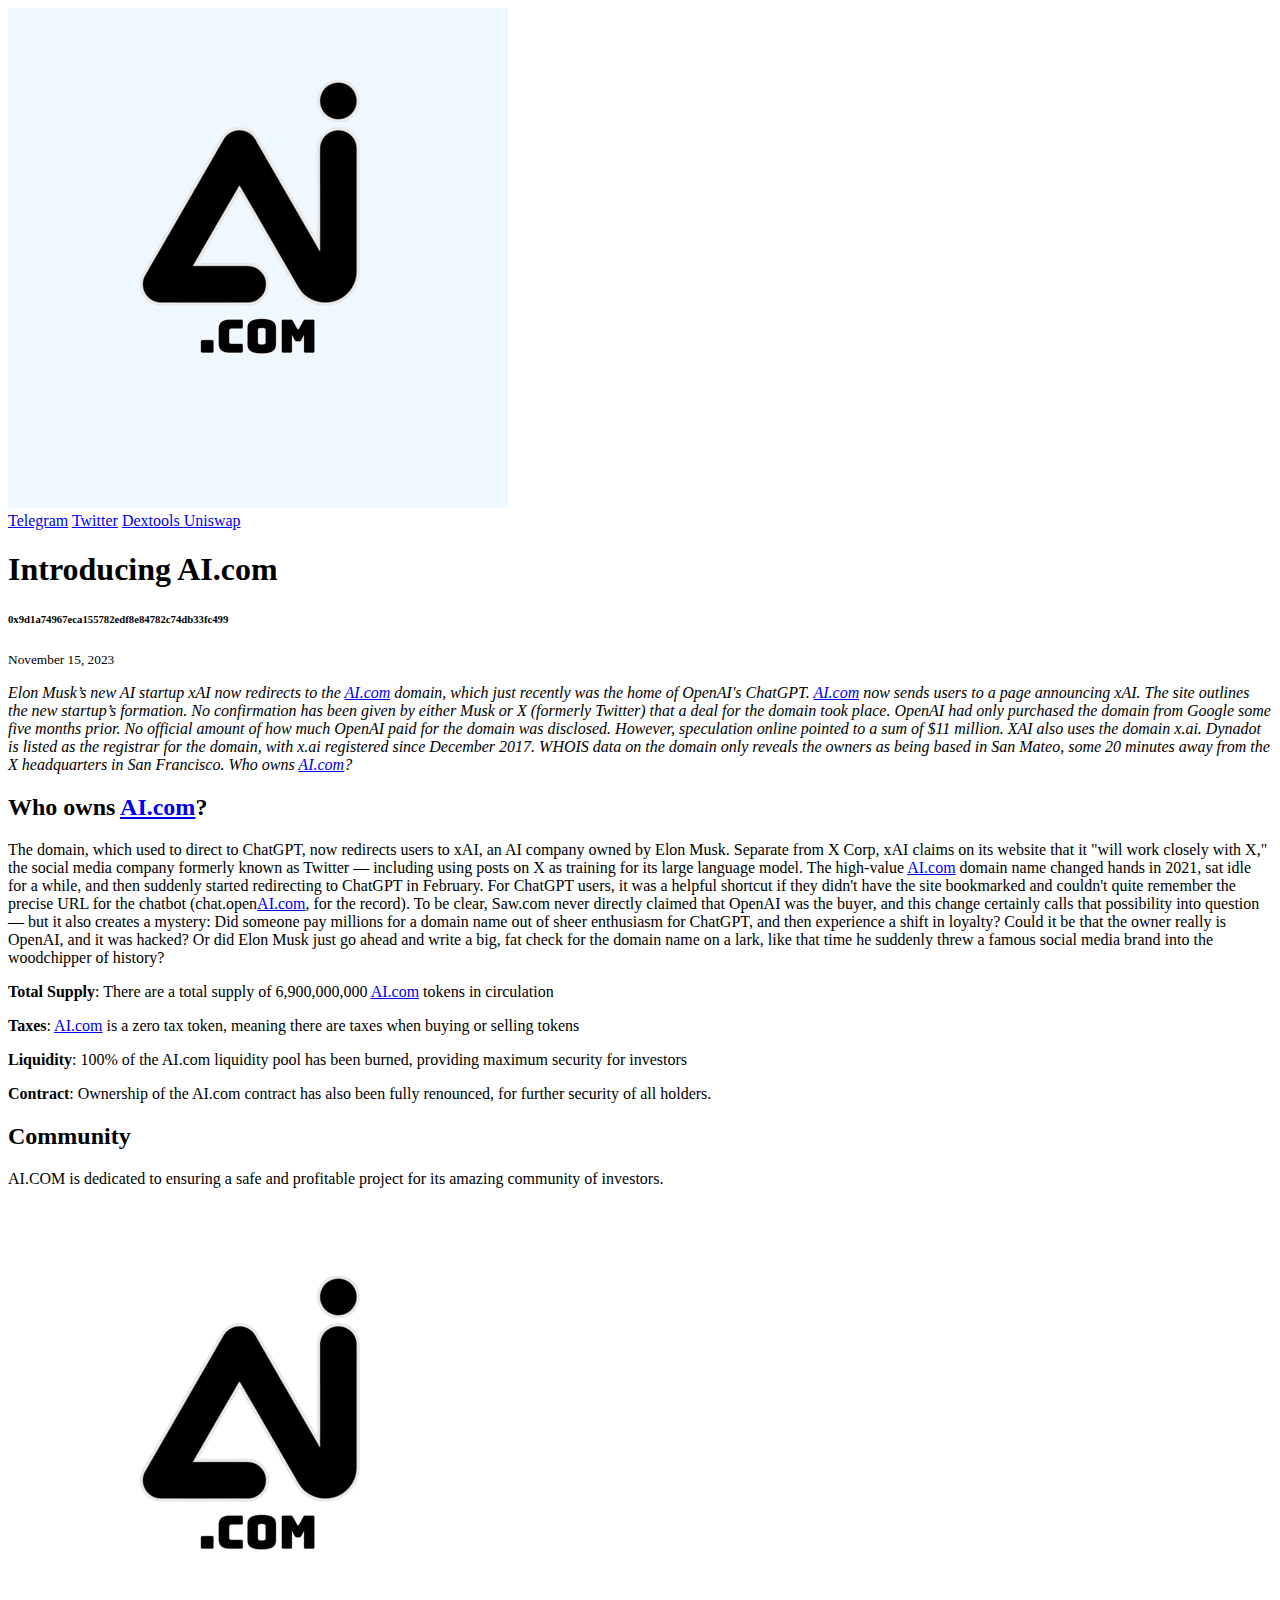
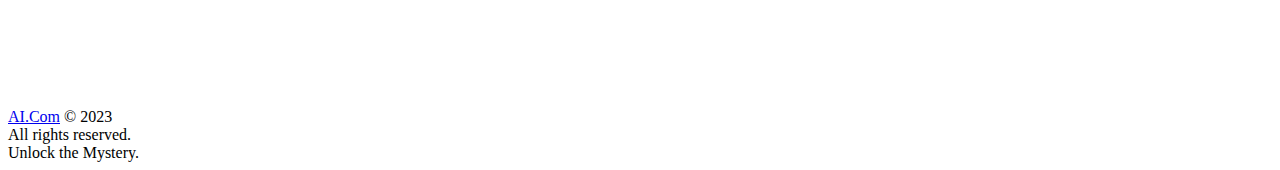
<file: index.html>
<!doctype html>
<html lang=en>

<head>
    <meta charset=utf-8>
    <meta content="width=device-width,initial-scale=1" name=viewport>
    
    
    
    <link
        href="https://fonts.googleapis.com/css2?&family=Nunito:ital,wght@0,200;0,300;0,400;0,500;0,600;0,700;0,800;0,900;0,1000;1,200;1,300;1,400;1,500;1,600;1,700;1,800;1,900;1,1000&display=swap"
        rel=stylesheet>
    <link href="dac32d1a8f621c4e2845f62d9670a3fd.png" rel=icon type=image/svg+xml>
    <title>Announcing AI.Com</title>
    <link href=https://fonts.googleapis.com rel=preconnect>
    <link crossorigin href=https://fonts.gstatic.com rel=preconnect>
    <link as=image href=https://x.ai/bg_square_large.webp rel=preload>
    <link as=image href=https://x.ai/bg_square_small.webp rel=preload>
    <link href=https://x.ai/styles.css rel=stylesheet>

<body>
    <div class=stars>
        <div class="animation stars-small"></div>
        <div class="animation stars-large"></div>
    </div>
    <header id=header>
        <div class=background></div>
        <div class=container>
            <div class=content>
                <a href=https://x.ai /><img alt="xAI Logo" src="./dac32d1a8f621c4e2845f62d9670a3fd.png" style="background-color: aliceblue;"></a>
                <nav>
                    <a class=active href="https://t.me/AIdot_COM"> Telegram</a>
                    <a href="https://twitter.com/AIdot_COM"> Twitter</a>
                    <a href="https://www.dextools.io/app/en/ether/pair-explorer/0xfd1edf2802fcad1bcc5bce6862d9296137a690af"> Dextools
                    </a>
                    <a href="https://app.uniswap.org/swap?&chain=mainnet&use=v2&outputCurrency=0x9d1a74967eca155782edf8e84782c74db33fc499"> Uniswap</a></nav>
            </div>
        </div>
    </header>
    <div id=swup>
        <section class="page-teaser models">
            <div class=gradient></div>
            <div class=container>
                <div class=hero>
                    <h1 class=animated><span>Introducing </span> <span>AI.com</span></h1>
                    <h6 class=animated><span>0x9d1a74967eca155782edf8e84782c74db33fc499</span></h6>
                </div>
            </div>
        </section>
        <section class=page>
            <div class=container>
                <div class=page-content>
                    <p><small>November 15, 2023</small>
                    <p><i>Elon Musk’s new AI startup xAI now redirects to the <a href="https://ai.com" target="_blank">AI.com</a> domain, which just recently was the home of OpenAI's ChatGPT.
                    <a href="https://ai.com" target="_blank">AI.com</a> now sends users to a page announcing xAI. The site outlines the new startup’s formation. No confirmation has been
                    given by either Musk or X (formerly Twitter) that a deal for the domain took place. OpenAI had only purchased the domain
                    from Google some five months prior. No official amount of how much OpenAI paid for the domain was disclosed. However,
                    speculation online pointed to a sum of $11 million. XAI also uses the domain x.ai. Dynadot is listed as the registrar
                    for the domain, with x.ai registered since December 2017. WHOIS data on the domain only reveals the owners as being
                    based in San Mateo, some 20 minutes away from the X headquarters in San Francisco. Who owns <a href="https://ai.com" target="_blank">AI.com</a>?
                        </i>
                    <h2 id=why-we-are-building-grok>Who owns <a href="https://ai.com" target="_blank">AI.com</a>?</h2>
                    <p>
                    The domain, which used to direct to ChatGPT, now redirects users to xAI, an AI company owned by Elon Musk. Separate from
                    X Corp, xAI claims on its website that it "will work closely with X," the social media company formerly known as Twitter
                    — including using posts on X as training for its large language model. The high-value <a href="https://ai.com" target="_blank">AI.com</a> domain name changed hands
                    in 2021, sat idle for a while, and then suddenly started redirecting to ChatGPT in February. For ChatGPT users, it was a
                    helpful shortcut if they didn't have the site bookmarked and couldn't quite remember the precise URL for the chatbot
                    (chat.open<a href="https://ai.com" target="_blank">AI.com</a>, for the record). To be clear, Saw.com never directly claimed that OpenAI was the buyer, and this
                    change certainly calls that possibility into question — but it also creates a mystery: Did someone pay millions for a
                    domain name out of sheer enthusiasm for ChatGPT, and then experience a shift in loyalty? Could it be that the owner
                    really is OpenAI, and it was hacked? Or did Elon Musk just go ahead and write a big, fat check for the domain name on a
                    lark, like that time he suddenly threw a famous social media brand into the woodchipper of history?
                    
                    
                    
                    <p><strong>Total Supply</strong>: There are a total supply of 6,900,000,000 <a href="https://ai.com" target="_blank">AI.com</a> tokens in circulation
                    <p><strong>Taxes</strong>: <a href="https://ai.com" target="_blank">AI.com</a> is a zero tax token, meaning there are taxes when buying or selling tokens
                    <p><strong>Liquidity</strong>: 100% of the AI.com liquidity pool has been burned, providing maximum security for investors
                    <p><strong>Contract</strong>: Ownership of the AI.com contract has also been fully renounced, for further security of all holders.
                    <!-- <div class=table-wrapper>
                        <table class=table>
                            <thead>
                                <tr>
                                    <th>Benchmark
                                    <th>Grok-0 (33B)
                                    <th>LLaMa 2 70B
                                    <th>Inflection-1
                                    <th>GPT-3.5
                                    <th><b>Grok-1</b>
                                    <th>Palm 2
                                    <th>Claude 2
                                    <th>GPT-4
                            <tbody>
                                <tr>
                                    <th scope=row>GSM8k
                                    <td>56.8%<br><span class=info>8-shot</span>
                                    <td>56.8%<br><span class=info>8-shot</span>
                                    <td>62.9%<br><span class=info>8-shot</span>
                                    <td>57.1%<br><span class=info>8-shot</span>
                                    <td>62.9%<br><span class=info>8-shot</span>
                                    <td>80.7%<br><span class=info>8-shot</span>
                                    <td>88.0%<br><span class=info>8-shot</span>
                                    <td>92.0%<br><span class=info>8-shot</span>
                                <tr>
                                    <th scope=row>MMLU
                                    <td>65.7%<br><span class=info>5-shot</span>
                                    <td>68.9%<br><span class=info>5-shot</span>
                                    <td>72.7%<br><span class=info>5-shot</span>
                                    <td>70.0%<br><span class=info>5-shot</span>
                                    <td>73.0%<br><span class=info>5-shot</span>
                                    <td>78.0%<br><span class=info>5-shot</span>
                                    <td>75.0%<br><span class=info>5-shot + CoT</span>
                                    <td>86.4%<br><span class=info>5-shot</span>
                                <tr>
                                    <th scope=row>HumanEval
                                    <td>39.7%<br><span class=info>0-shot</span>
                                    <td>29.9%<br><span class=info>0-shot</span>
                                    <td>35.4%<br><span class=info>0-shot</span>
                                    <td>48.1%<br><span class=info>0-shot</span>
                                    <td>63.2%<br><span class=info>0-shot</span>
                                    <td>-
                                    <td>70%<br><span class=info>0-shot</span>
                                    <td>67%<br><span class=info>0-shot</span>
                                <tr>
                                    <th scope=row>MATH
                                    <td>15.7%<br><span class=info>4-shot</span>
                                    <td>13.5%<br><span class=info>4-shot</span>
                                    <td>16.0%<br><span class=info>4-shot</span>
                                    <td>23.5%<br><span class=info>4-shot</span>
                                    <td>23.9%<br><span class=info>4-shot</span>
                                    <td>34.6%<br><span class=info>4-shot</span>
                                    <td>-
                                    <td>42.5%<br><span class=info>4-shot</span>
                        </table>
                    </div>
                    <p>On these benchmarks, Grok-1 displayed strong results, surpassing all other models in its compute
                        class, including ChatGPT-3.5 and Inflection-1. It is only surpassed by models that were trained
                        with a significantly larger amount of training data and compute resources like GPT-4. This
                        showcases the rapid progress we are making at xAI in training LLMs with exceptional efficiency.
                    <p>Since these benchmarks can be found on the web and we can’t rule out that our models were
                        inadvertently trained on them, we hand-graded our model (and also Claude-2 and GPT-4) on the
                        2023 <a
                            href=https://dload-oktatas.educatio.hu/erettsegi/feladatok_2023tavasz_kozep/k_matang_23maj_fl.pdf>Hungarian
                            national high school finals in mathematics</a>, which was published at the end of May, after
                        we collected our dataset. Grok passed the exam with a C (59%), while Claude-2 achieved the same
                        grade (55%), and GPT-4 got a B with 68%. All models were evaluated at temperature 0.1 and the
                        same prompt. It must be noted that we made no effort to tune for this evaluation. This
                        experiment served as a “real-life” test on a dataset our model was never explicitly tuned for.
                    <div class=table-wrapper>
                        <table class=table>
                            <thead>
                                <tr>
                                    <th>Human-graded evaluation
                                    <th>Grok-0
                                    <th>GPT-3.5
                                    <th>Claude 2
                                    <th><b>Grok-1</b>
                                    <th>GPT-4
                            <tbody>
                                <tr>
                                    <th scope=row>Hungarian National High School Math Exam (May 2023)
                                    <td>37%<br><span class=info>1-shot</span>
                                    <td>41%<br><span class=info>1-shot</span>
                                    <td>55%<br><span class=info>1-shot</span>
                                    <td>59%<br><span class=info>1-shot</span>
                                    <td>68%<br><span class=info>1-shot</span>
                        </table>
                    </div>
                    <p>We provide a summary of the important technical details of Grok-1 in the <a
                            href=https://x.ai/model-card />model card</a>.
                    <h2 id=engineering-at-xai>Engineering at xAI</h2>
                    <p>At the frontier of deep learning research, reliable infrastructure must be built with the same
                        care as datasets and learning algorithms. To create Grok, we built a custom training and
                        inference stack based on Kubernetes, Rust, and JAX.
                    <p>LLM training runs like a freight train thundering ahead; if one car derails, the entire train is
                        dragged off the tracks, making it difficult to set upright again. There are a myriad of ways
                        GPUs fail: manufacturing defects, loose connections, incorrect configuration, degraded memory
                        chips, the occasional random bit flip, and more. When training, we synchronize computations
                        across tens of thousands of GPUs for months on end, and all these failure modes become frequent
                        due to scale. To overcome these challenges, we employ a set of custom distributed systems that
                        ensure that every type of failure is immediately identified and automatically handled. At xAI,
                        we have made maximizing useful compute per watt the key focus of our efforts. Over the past few
                        months, our infrastructure has enabled us to minimize downtime and maintain a high Model Flop
                        Utilization (MFU) even in the presence of unreliable hardware.
                    <p>Rust has proven to be an ideal choice for building scalable, reliable, and maintainable
                        infrastructure. It offers high performance, a rich ecosystem, and prevents the majority of bugs
                        one would typically find in a distributed system. Given our small team size, infrastructure
                        reliability is crucial, otherwise, maintenance starves innovation. Rust provides us with
                        confidence that any code modification or refactor is likely to produce working programs that
                        will run for months with minimal supervision.
                    <p>We are now preparing for our next jump in model capabilities, which will require reliably
                        coordinating training runs on tens of thousands of accelerators, running internet-scale data
                        pipelines, and building new kinds of capabilities and tools into Grok. If that sounds exciting
                        to you, apply to join the team <a href=https://x.ai/career />here</a>.
                    <h2 id=research-at-xai>Research at xAI</h2>
                    <p>We give Grok access to search tools and real-time information, but as with all the LLMs trained
                        on next-token prediction, our model can still generate false or contradictory information. We
                        believe that achieving reliable reasoning is the most important research direction to address
                        the limitations of current systems. Here, we would like to highlight a few promising research
                        directions we are most excited about at xAI:
                    <ul>
                        <li><strong>Scalable oversight with tool assistance.</strong> Human feedback is essential.
                            However, providing consistent and accurate feedback can be challenging, especially when
                            dealing with lengthy code or complex reasoning steps. AI can assist with scalable oversight
                            by looking up references from different sources, verifying intermediate steps with external
                            tools, and seeking human feedback when necessary. We aim to make the most effective use of
                            our <a href=https://boards.greenhouse.io/xai/jobs/4101903007>AI tutors'</a> time with the
                            help of our models.
                        <li><strong>Integrating with formal verification for safety, reliability, and
                                grounding.</strong> To create AI systems that can reason deeply about the real world, we
                            plan to develop reasoning skills in less ambiguous and more verifiable situations. This
                            allows us to evaluate our systems without human feedback or interaction with the real world.
                            One major immediate goal of this approach is to give formal guarantees for code correctness,
                            especially regarding formally verifiable aspects of AI safety.
                        <li><strong>Long-context understanding and retrieval.</strong> Training models for efficiently
                            discovering useful knowledge in a particular context are at the heart of producing truly
                            intelligent systems. We are working on methods that can discover and retrieve information
                            whenever it is needed.
                        <li><strong>Adversarial robustness.</strong> Adversarial examples demonstrate that optimizers
                            can easily exploit vulnerabilities in AI systems, both during training and serving time,
                            causing them to make egregious mistakes. These vulnerabilities are long-standing weaknesses
                            of deep learning models. We are particularly interested in improving the robustness of LLMs,
                            reward models, and monitoring systems.
                        <li><strong>Multimodal capabilities.</strong> Currently, Grok doesn’t have other senses, such as
                            vision and audio. To better assist users, we will equip Grok with these different senses
                            that can enable broader applications, including real-time interactions and assistance.
                    </ul>
                    <p>We believe that AI holds immense potential for contributing significant scientific and economic
                        value to society, so we will work towards developing reliable safeguards against catastrophic
                        forms of malicious use. We believe in doing our utmost to ensure that AI remains a force for
                        good.
                    <p>If you share our optimism and want to contribute to our mission, apply to join the team <a
                            href=https://x.ai/career />here</a>. -->
                    <h2 id=early-access-to-grok>Community</h2>
                    <p>AI.COM is dedicated to ensuring a safe and profitable project for its amazing community of investors.
                </div>
            </div>
        </section>
    </div>
    <footer>
        <div class=container>
            <div class=footer-content><img alt="xAI Logo" src="./dac32d1a8f621c4e2845f62d9670a3fd.png" style="background-color: white;">
                <div class=left><a href=https://x.com/xai>AI.Com</a> © 2023<br> All rights reserved.</div>
                <div class=right><a> Unlock the Mystery.</a><br></div>
            </div>
        </div>
    </footer>
    <script [data-swup-ignore-script] src=https://x.ai/main.js></script>
</file>
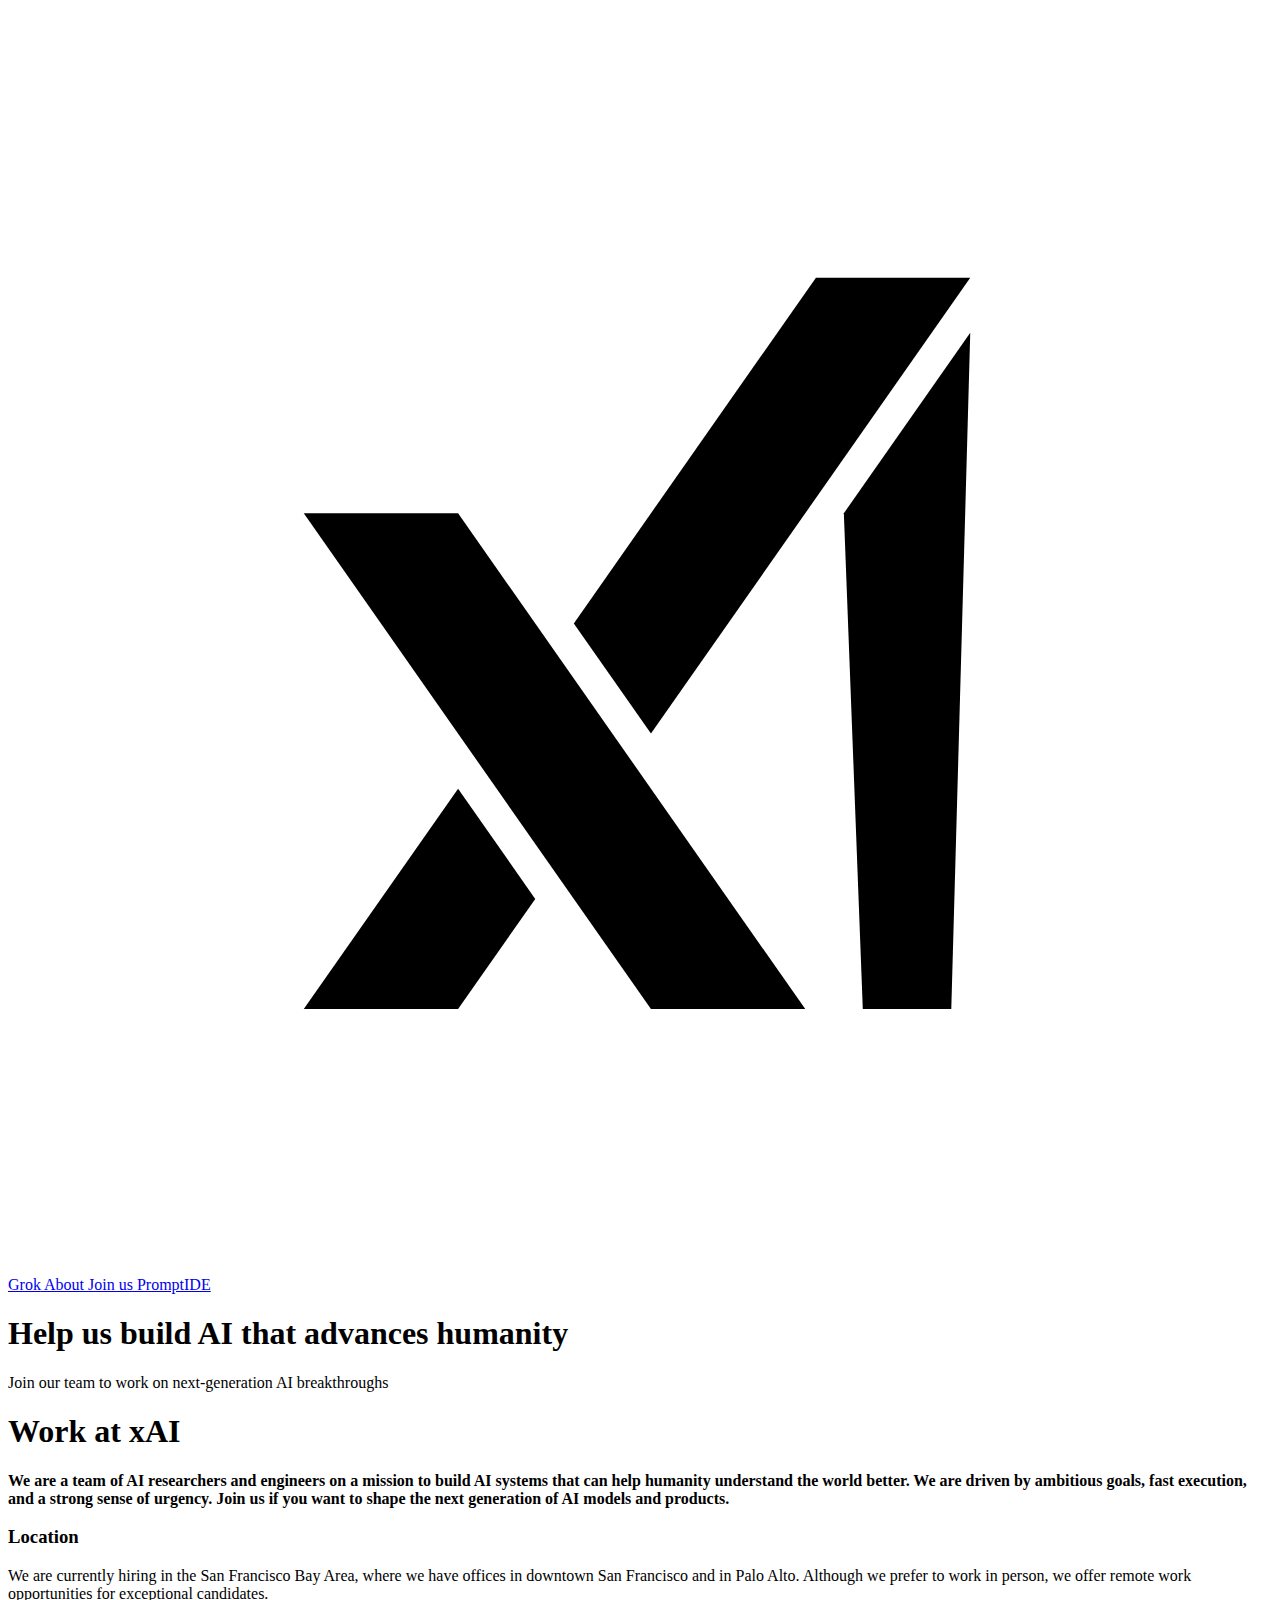
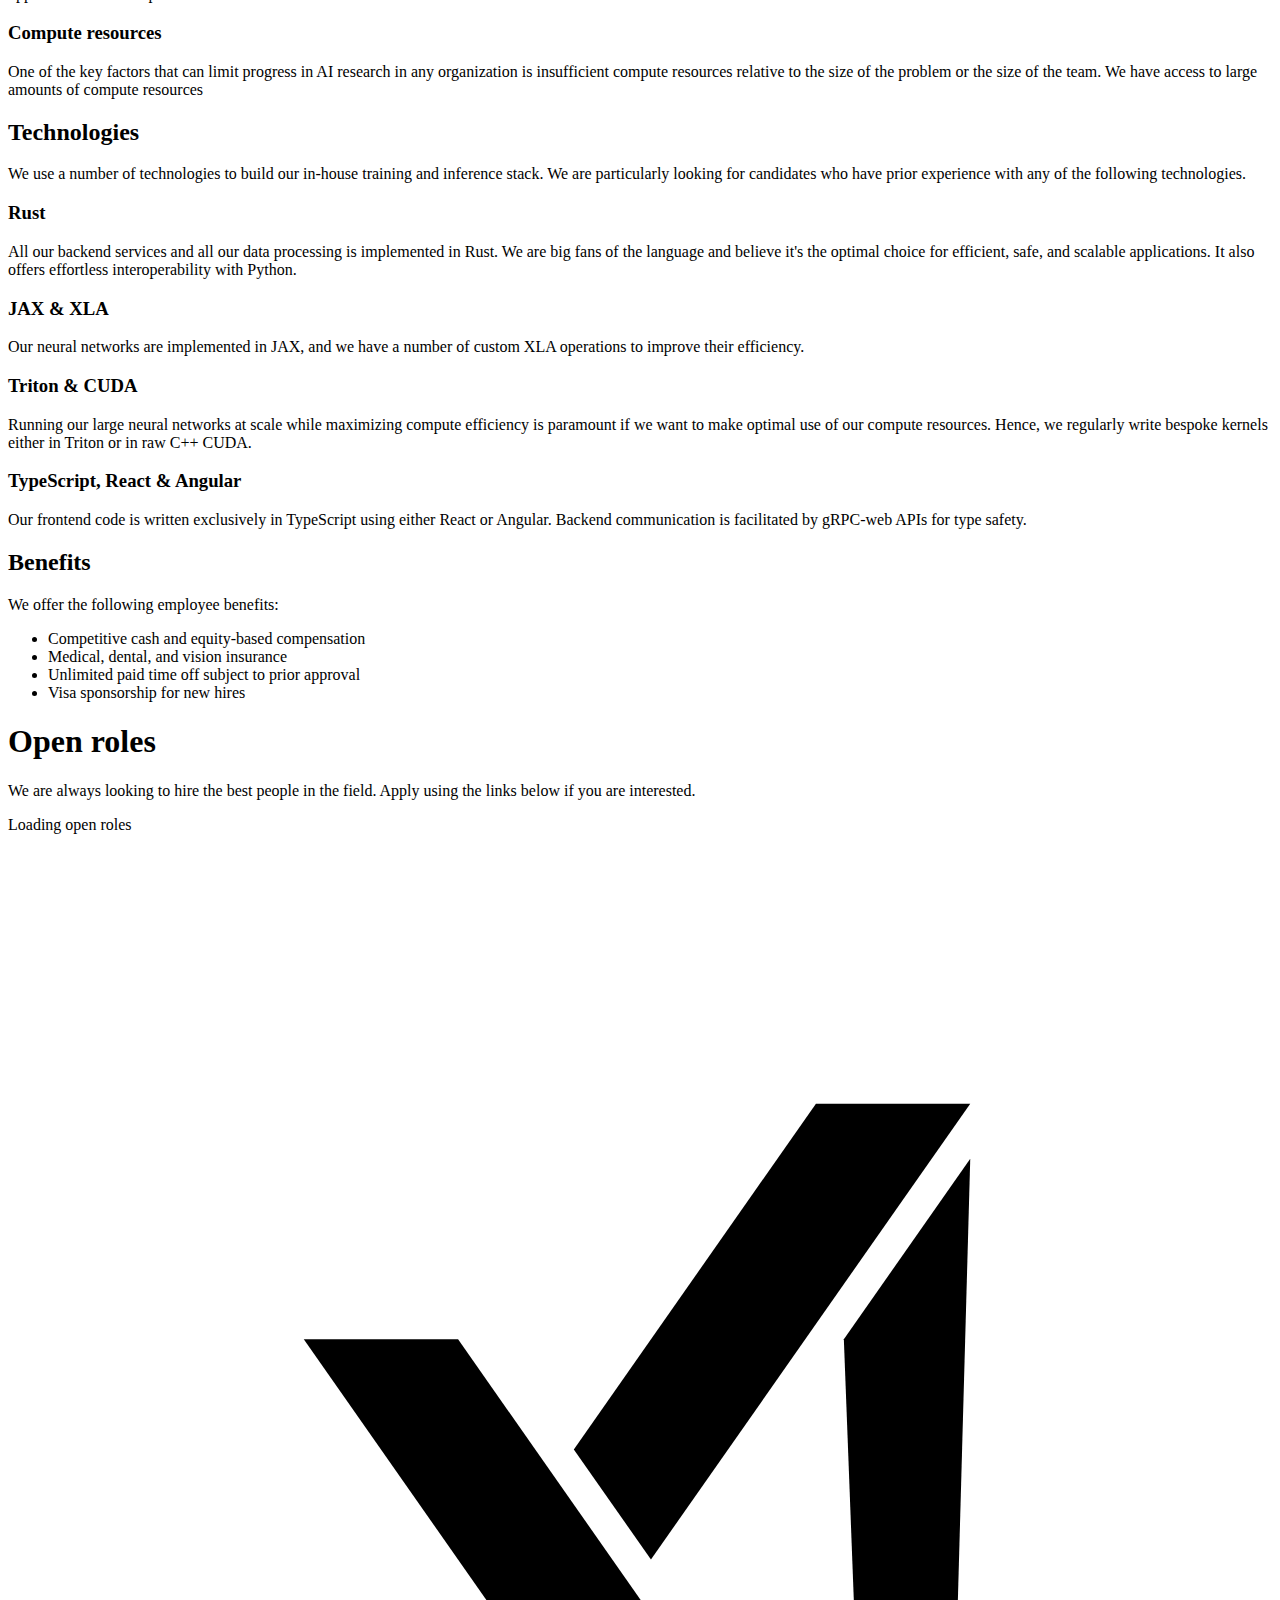
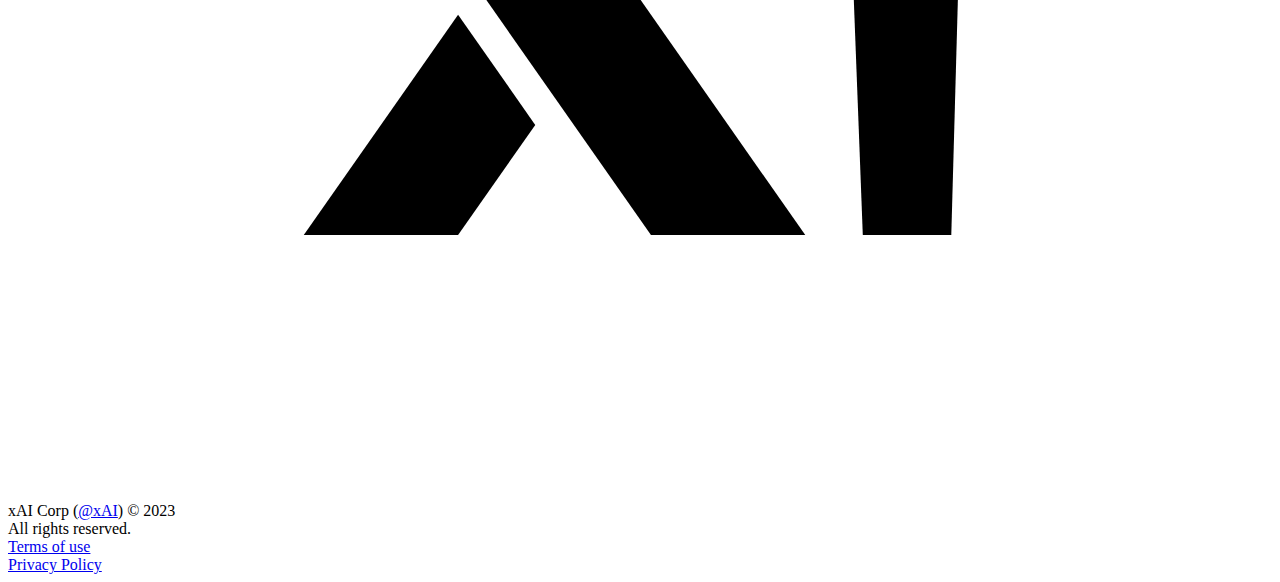
<file: career/index.html>
<!doctype html><html lang=en><head><meta charset=utf-8><meta content="width=device-width,initial-scale=1" name=viewport><meta content="See our latest job posts and career opportunities." name=description><meta content=summary_large_image name=twitter:card><meta content="Join xAI" name=twitter:title><meta content="See our latest job posts and career opportunities." name=twitter:description><meta content=https://x.ai/x_careers.jpg name=twitter:image><meta content=https://x.ai/career/ property=og:url><meta content=website property=og:type><meta content="Join xAI" property=og:title><meta content="See our latest job posts and career opportunities." property=og:description><meta content=https://x.ai/x_careers.jpg property=og:image><link href="https://fonts.googleapis.com/css2?&family=Nunito:ital,wght@0,200;0,300;0,400;0,500;0,600;0,700;0,800;0,900;0,1000;1,200;1,300;1,400;1,500;1,600;1,700;1,800;1,900;1,1000&display=swap" rel=stylesheet><link href=https://x.ai/favicon.svg rel=icon type=image/svg+xml><title>Join xAI</title><link href=https://fonts.googleapis.com rel=preconnect><link crossorigin href=https://fonts.gstatic.com rel=preconnect><link as=image href=https://x.ai/bg_square_large.webp rel=preload><link as=image href=https://x.ai/bg_square_small.webp rel=preload><link href=https://x.ai/styles.css rel=stylesheet><body><div class=stars><div class="animation stars-small"></div><div class="animation stars-large"></div></div><header id=header><div class=background></div><div class=container><div class=content><a href=https://x.ai/><img alt="xAI Logo" src=/inverse_xai_logo_5.svg></a><nav><a href=https://x.ai/> Grok</a><a href=/about/> About</a><a class=active href=/career/> Join us</a><a href=/prompt-ide/> PromptIDE</a></nav></div></div></header><div id=swup><section class="page-teaser career"><div class=gradient></div><div class=container><div class=hero><h1 class=animated><span>Help</span> <span>us</span> <span>build</span> <span>AI</span> <span>that</span> <span>advances</span> <span>humanity</span></h1><p class=reveal>Join our team to work on next-generation AI breakthroughs</div></div></section><section class=page><div class=container><div class=page-content><h1 id=work-at-xai>Work at xAI</h1><p><strong>We are a team of AI researchers and engineers on a mission to build AI systems that can help humanity understand the world better. We are driven by ambitious goals, fast execution, and a strong sense of urgency. Join us if you want to shape the next generation of AI models and products.</strong><div class=row><div class=col-md-6><h3 id=location>Location</h3><p>We are currently hiring in the San Francisco Bay Area, where we have offices in downtown San Francisco and in Palo Alto. Although we prefer to work in person, we offer remote work opportunities for exceptional candidates.</div><div class=col-md-6><h3 id=compute-resources>Compute resources</h3><p>One of the key factors that can limit progress in AI research in any organization is insufficient compute resources relative to the size of the problem or the size of the team. We have access to large amounts of compute resources</div></div><h2 id=technologies>Technologies</h2><p>We use a number of technologies to build our in-house training and inference stack. We are particularly looking for candidates who have prior experience with any of the following technologies.<div class=row><div class=col-md-6><h3 id=rust>Rust</h3><p>All our backend services and all our data processing is implemented in Rust. We are big fans of the language and believe it's the optimal choice for efficient, safe, and scalable applications. It also offers effortless interoperability with Python.</div><div class=col-md-6><h3 id=jax-xla>JAX & XLA</h3><p>Our neural networks are implemented in JAX, and we have a number of custom XLA operations to improve their efficiency.</div></div><div class=row><div class=col-md-6><h3 id=triton-cuda>Triton & CUDA</h3><p>Running our large neural networks at scale while maximizing compute efficiency is paramount if we want to make optimal use of our compute resources. Hence, we regularly write bespoke kernels either in Triton or in raw C++ CUDA.</div><div class=col-md-6><h3 id=typescript-react-angular>TypeScript, React & Angular</h3><p>Our frontend code is written exclusively in TypeScript using either React or Angular. Backend communication is facilitated by gRPC-web APIs for type safety.</div></div><h2 id=benefits>Benefits</h2><p>We offer the following employee benefits:<ul><li>Competitive cash and equity-based compensation<li>Medical, dental, and vision insurance<li>Unlimited paid time off subject to prior approval<li>Visa sponsorship for new hires</ul><h1 id=open-roles>Open roles</h1><p>We are always looking to hire the best people in the field. Apply using the links below if you are interested.<div id=roles><div class=loader><div class=lds-dual-ring></div> Loading open roles</div></div></div></div></section></div><footer><div class=container><div class=footer-content><img alt="xAI Logo" src=/inverse_xai_logo_5.svg><div class=left>xAI Corp (<a href=https://x.com/xai>@xAI</a>) © 2023<br> All rights reserved.</div><div class=right><a href=/legal/terms-of-service/> Terms of use </a><br><a href=/legal/privacy-policy/> Privacy Policy </a><br></div></div></div></footer><script [data-swup-ignore-script] src=https://x.ai/main.js></script><script>const roles=document.getElementById('roles');fetch('https://boards-api.greenhouse.io/v1/boards/xai/jobs').then(a=>{a.json().then(b=>{roles.innerHTML='';for(const c of b['jobs']){roles.insertAdjacentHTML('beforeend',`
            <a href="${c['absolute_url']}">${c['title']}<br />
            <span class="location">${c['location']['name']}</span></a>
          `)}})})</script>
</file>
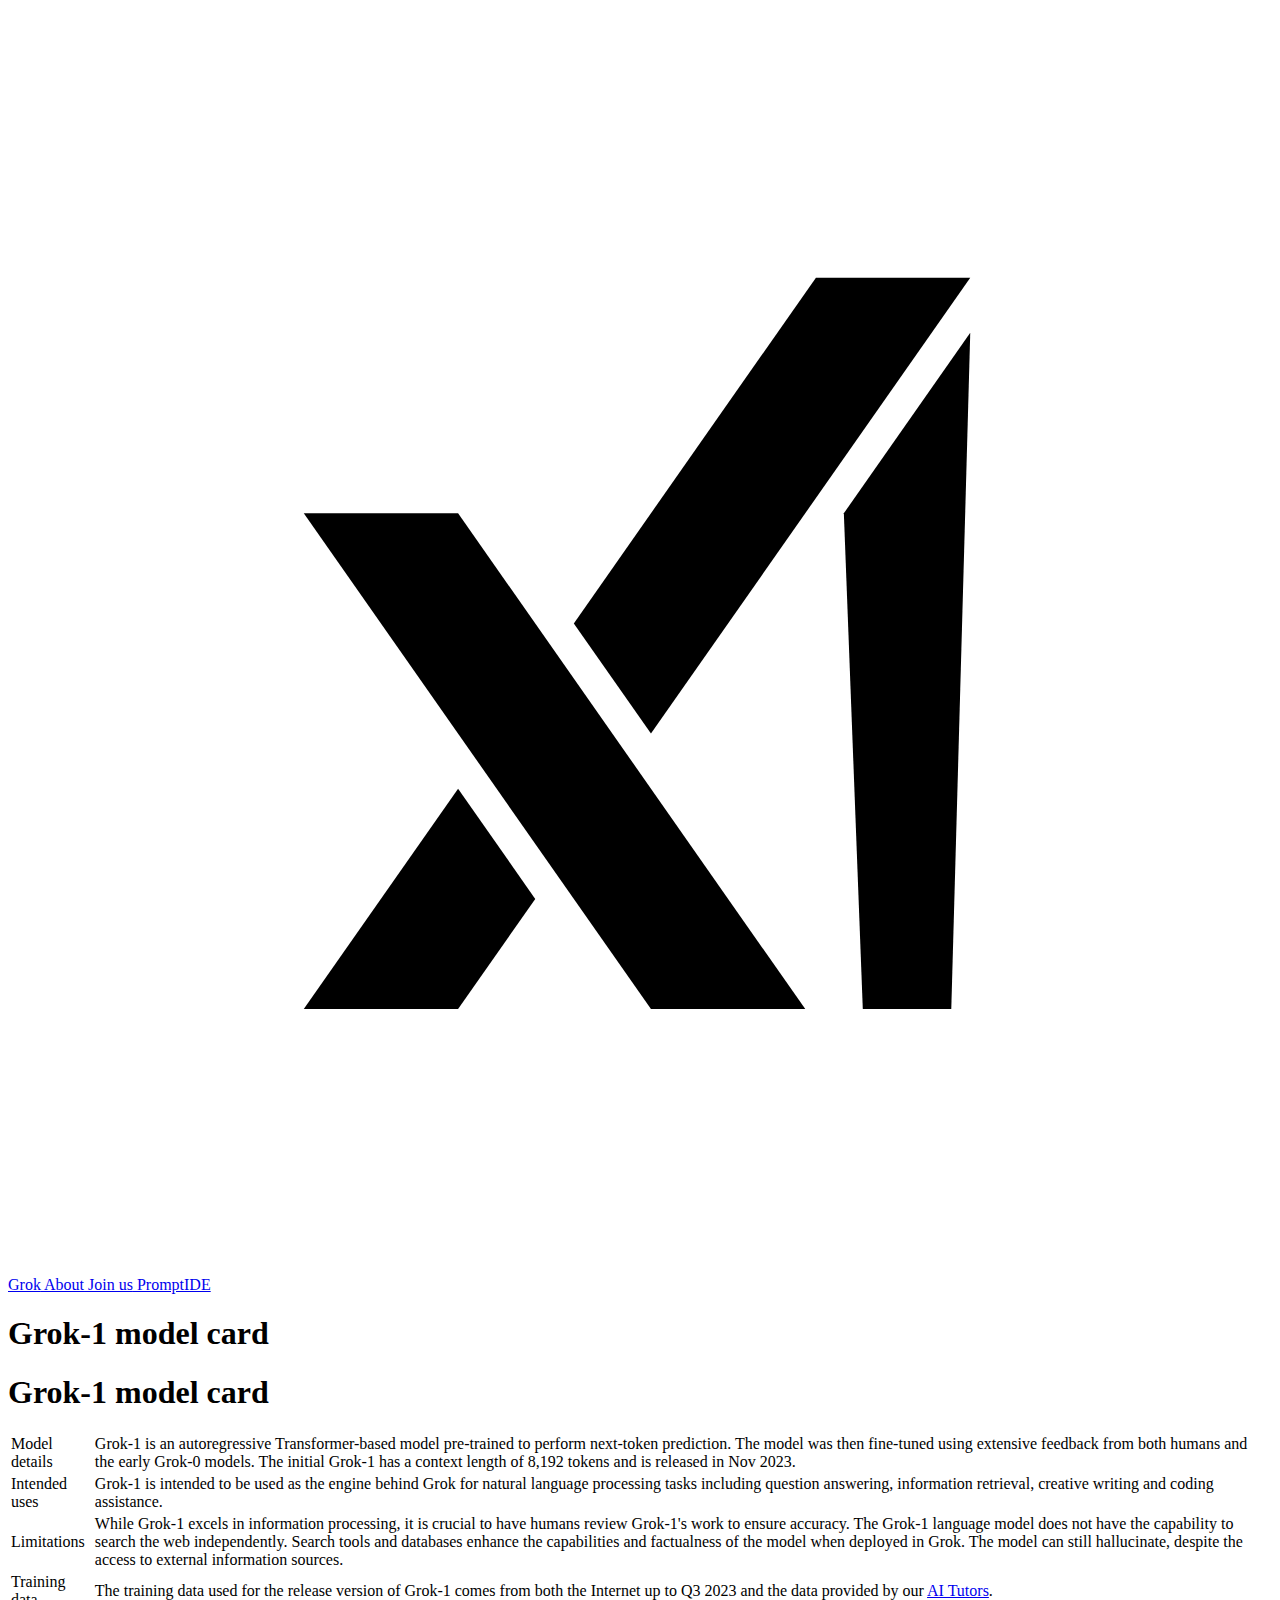
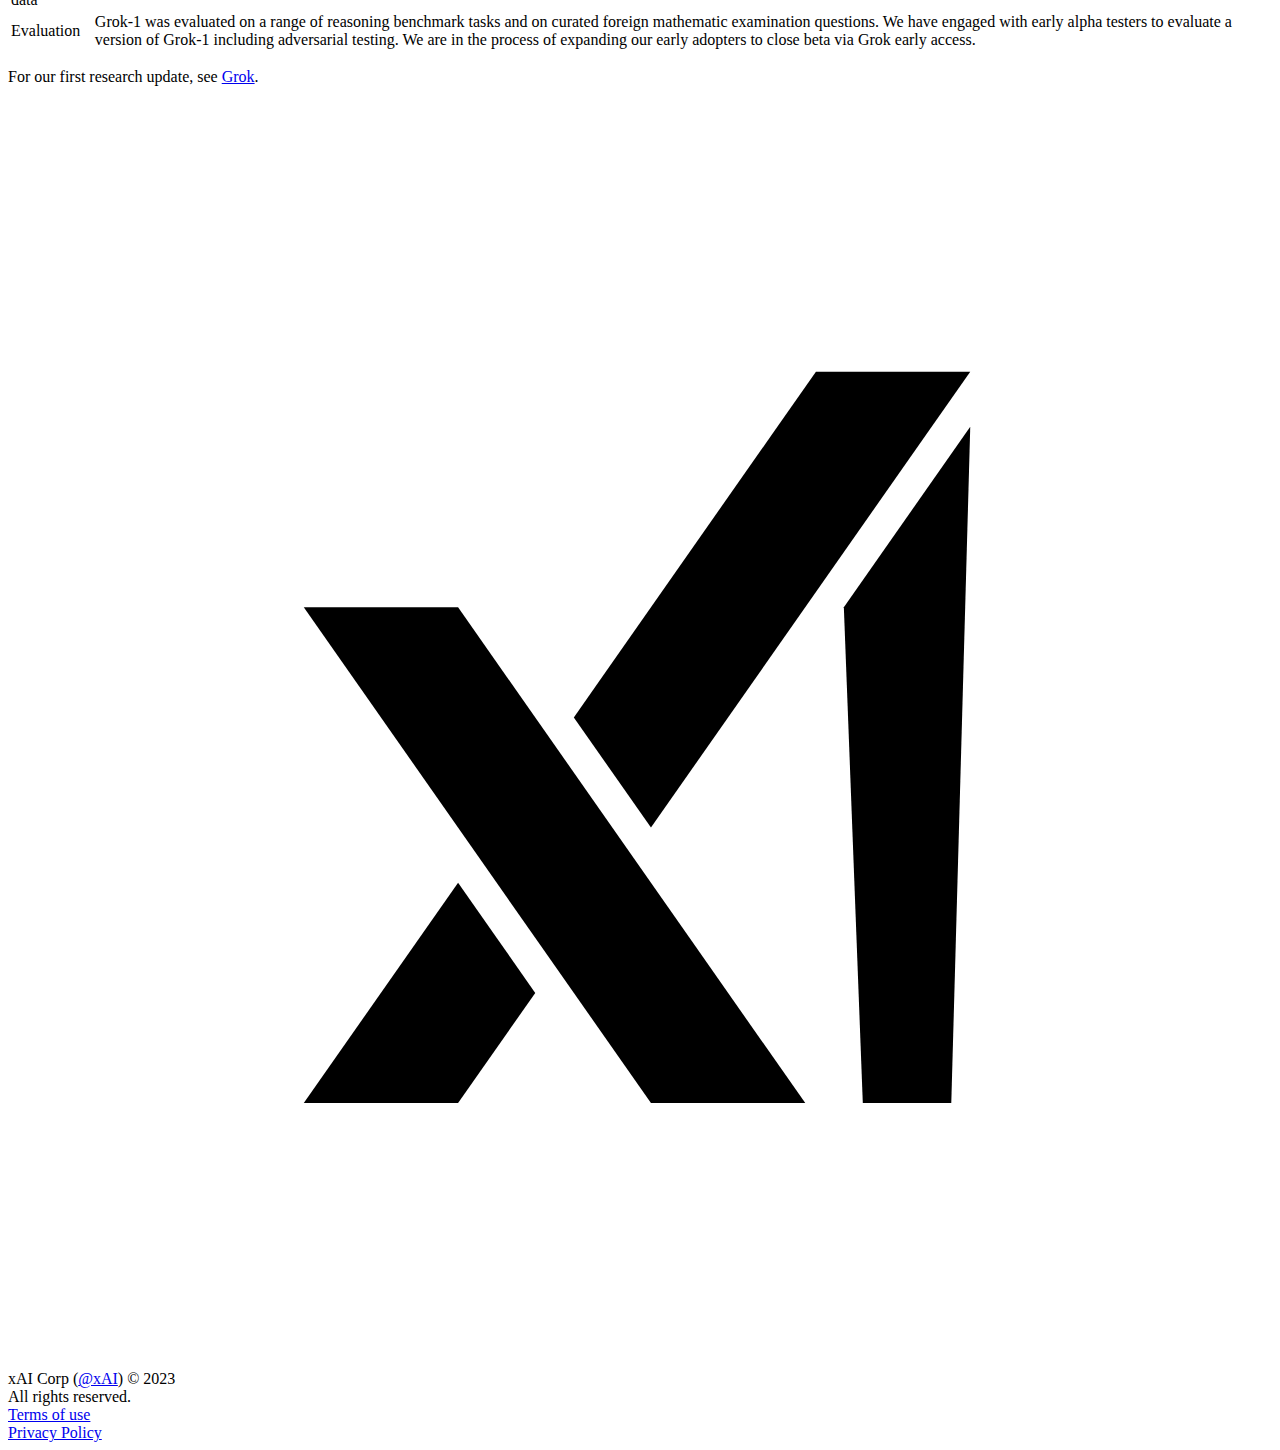
<file: model-card/index.html>
<!doctype html><html lang=en><head><meta charset=utf-8><meta content="width=device-width,initial-scale=1" name=viewport><meta content="A description of xAI's Grok-1 large language model." name=description><meta content=summary_large_image name=twitter:card><meta content="Grok-1 Model Card by xAI" name=twitter:title><meta content="A description of xAI's Grok-1 large language model." name=twitter:description><meta content=https://x.ai/x_model_card.jpg name=twitter:image><meta content=https://x.ai/model-card/ property=og:url><meta content=website property=og:type><meta content="Grok-1 Model Card by xAI" property=og:title><meta content="A description of xAI's Grok-1 large language model." property=og:description><meta content=https://x.ai/x_model_card.jpg property=og:image><link href="https://fonts.googleapis.com/css2?&family=Nunito:ital,wght@0,200;0,300;0,400;0,500;0,600;0,700;0,800;0,900;0,1000;1,200;1,300;1,400;1,500;1,600;1,700;1,800;1,900;1,1000&display=swap" rel=stylesheet><link href=https://x.ai/favicon.svg rel=icon type=image/svg+xml><title>Grok-1 Model Card by xAI</title><link href=https://fonts.googleapis.com rel=preconnect><link crossorigin href=https://fonts.gstatic.com rel=preconnect><link as=image href=https://x.ai/bg_square_large.webp rel=preload><link as=image href=https://x.ai/bg_square_small.webp rel=preload><link href=https://x.ai/styles.css rel=stylesheet><body><div class=stars><div class="animation stars-small"></div><div class="animation stars-large"></div></div><header id=header><div class=background></div><div class=container><div class=content><a href=https://x.ai/><img alt="xAI Logo" src=/inverse_xai_logo_5.svg></a><nav><a href=https://x.ai/> Grok</a><a href=/about/> About</a><a href=/career/> Join us</a><a href=/prompt-ide/> PromptIDE</a></nav></div></div></header><div id=swup><section class="page-teaser model-card"><div class=gradient></div><div class=container><div class=hero><h1 class=animated><span>Grok-1</span> <span>model</span> <span>card</span></h1></div></div></section><section class=page><div class=container><div class=page-content><h1 id=grok-1-model-card>Grok-1 model card</h1><div class=table-wrapper><table class=table><tbody><tr><td>Model details<td style=text-align:left>Grok-1 is an autoregressive Transformer-based model pre-trained to perform next-token prediction. The model was then fine-tuned using extensive feedback from both humans and the early Grok-0 models. The initial Grok-1 has a context length of 8,192 tokens and is released in Nov 2023.<tr><td>Intended uses<td style=text-align:left>Grok-1 is intended to be used as the engine behind Grok for natural language processing tasks including question answering, information retrieval, creative writing and coding assistance.<tr><td>Limitations<td style=text-align:left>While Grok-1 excels in information processing, it is crucial to have humans review Grok-1's work to ensure accuracy. The Grok-1 language model does not have the capability to search the web independently. Search tools and databases enhance the capabilities and factualness of the model when deployed in Grok. The model can still hallucinate, despite the access to external information sources.<tr><td>Training data<td style=text-align:left>The training data used for the release version of Grok-1 comes from both the Internet up to Q3 2023 and the data provided by our <a href=https://boards.greenhouse.io/xai/jobs/4101903007>AI Tutors</a>.<tr><td>Evaluation<td style=text-align:left>Grok-1 was evaluated on a range of reasoning benchmark tasks and on curated foreign mathematic examination questions. We have engaged with early alpha testers to evaluate a version of Grok-1 including adversarial testing. We are in the process of expanding our early adopters to close beta via Grok early access.</table></div><p>For our first research update, see <a href=https://x.ai/>Grok</a>.</div></div></section></div><footer><div class=container><div class=footer-content><img alt="xAI Logo" src=/inverse_xai_logo_5.svg><div class=left>xAI Corp (<a href=https://x.com/xai>@xAI</a>) © 2023<br> All rights reserved.</div><div class=right><a href=/legal/terms-of-service/> Terms of use </a><br><a href=/legal/privacy-policy/> Privacy Policy </a><br></div></div></div></footer><script [data-swup-ignore-script] src=https://x.ai/main.js></script>
</file>
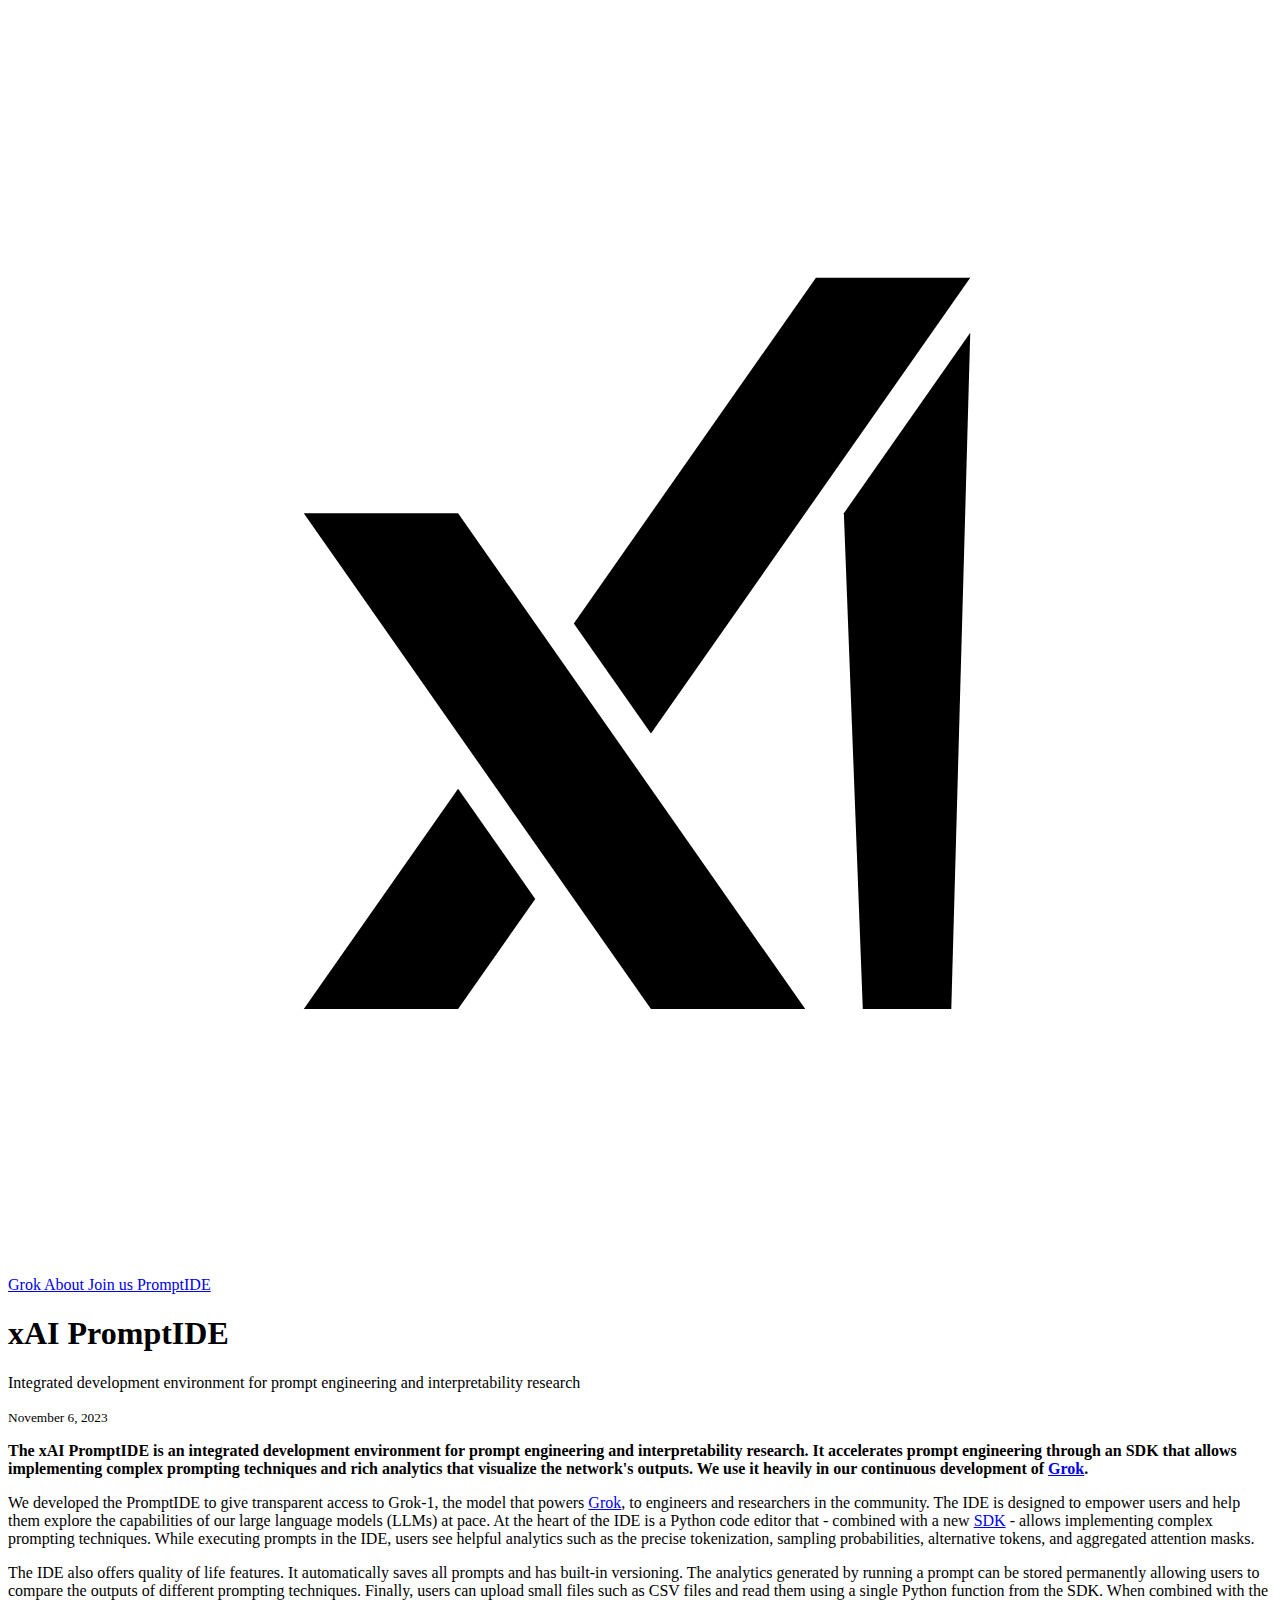
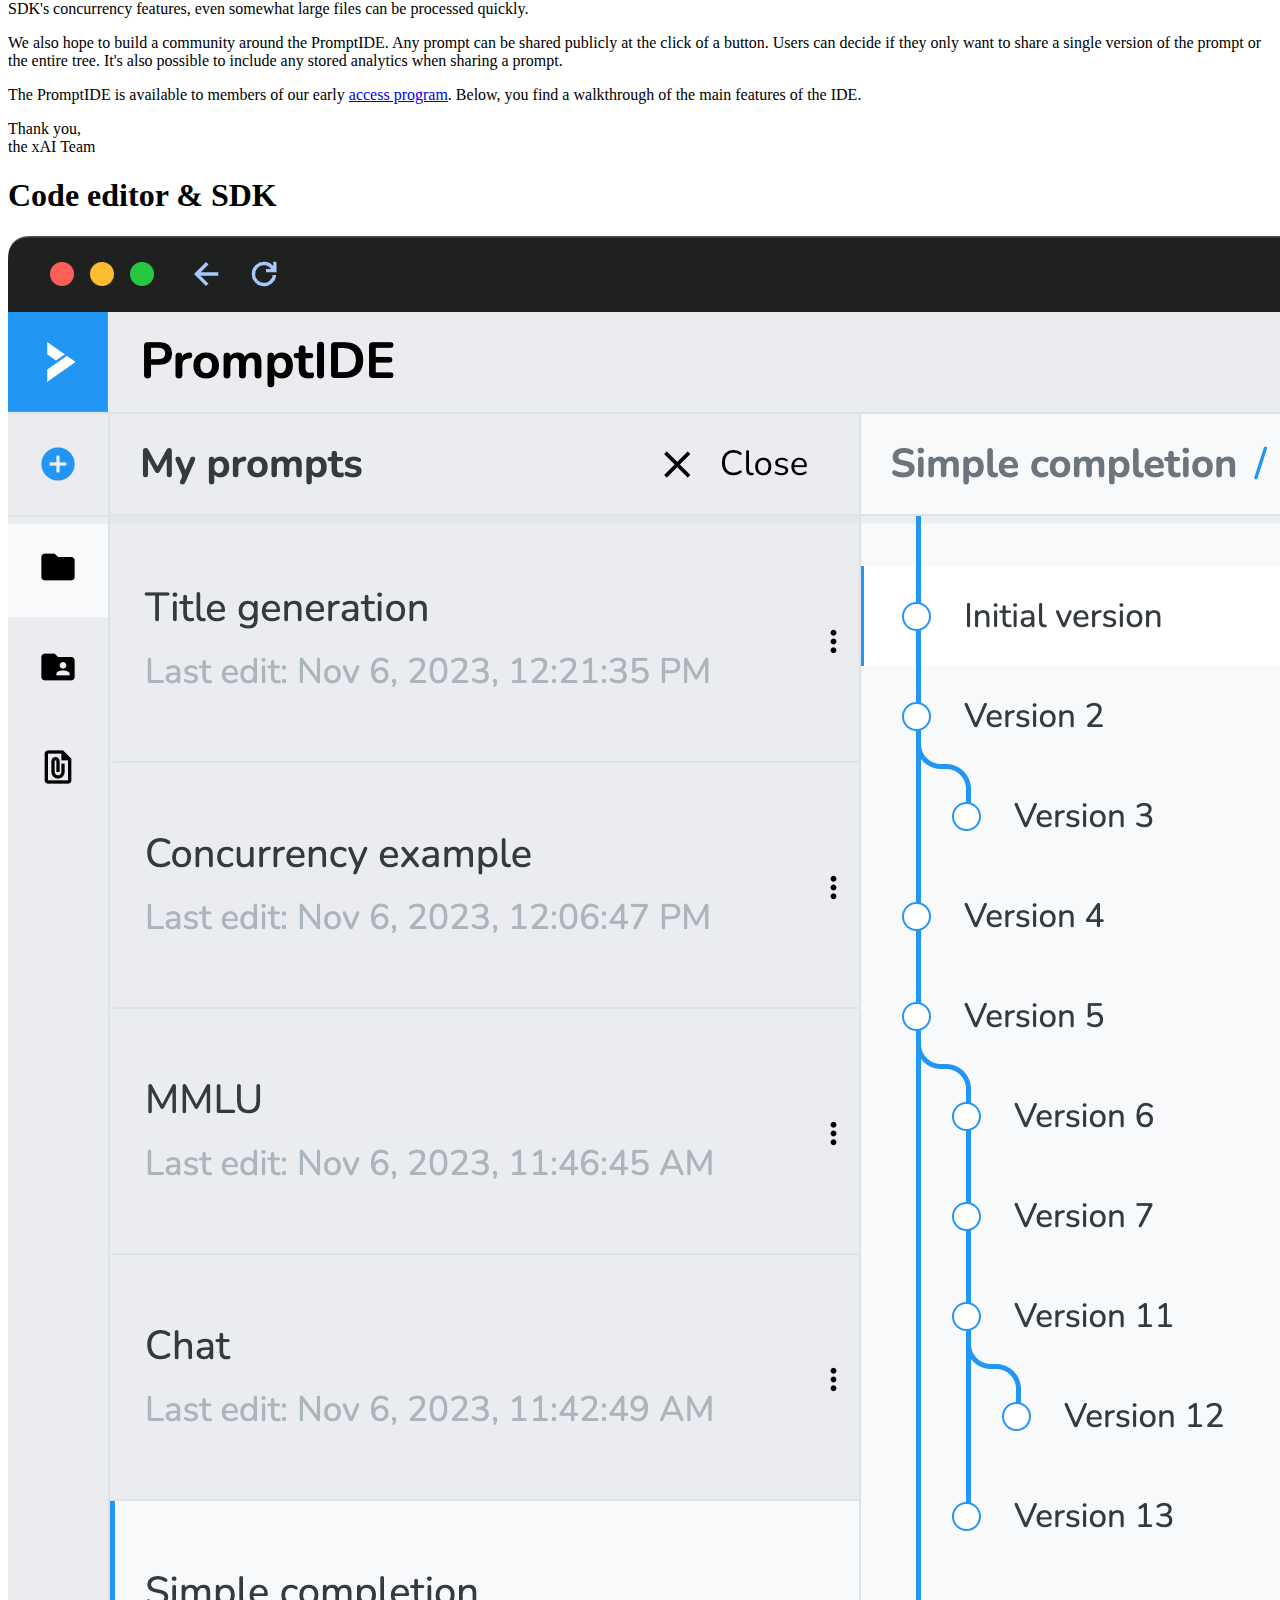
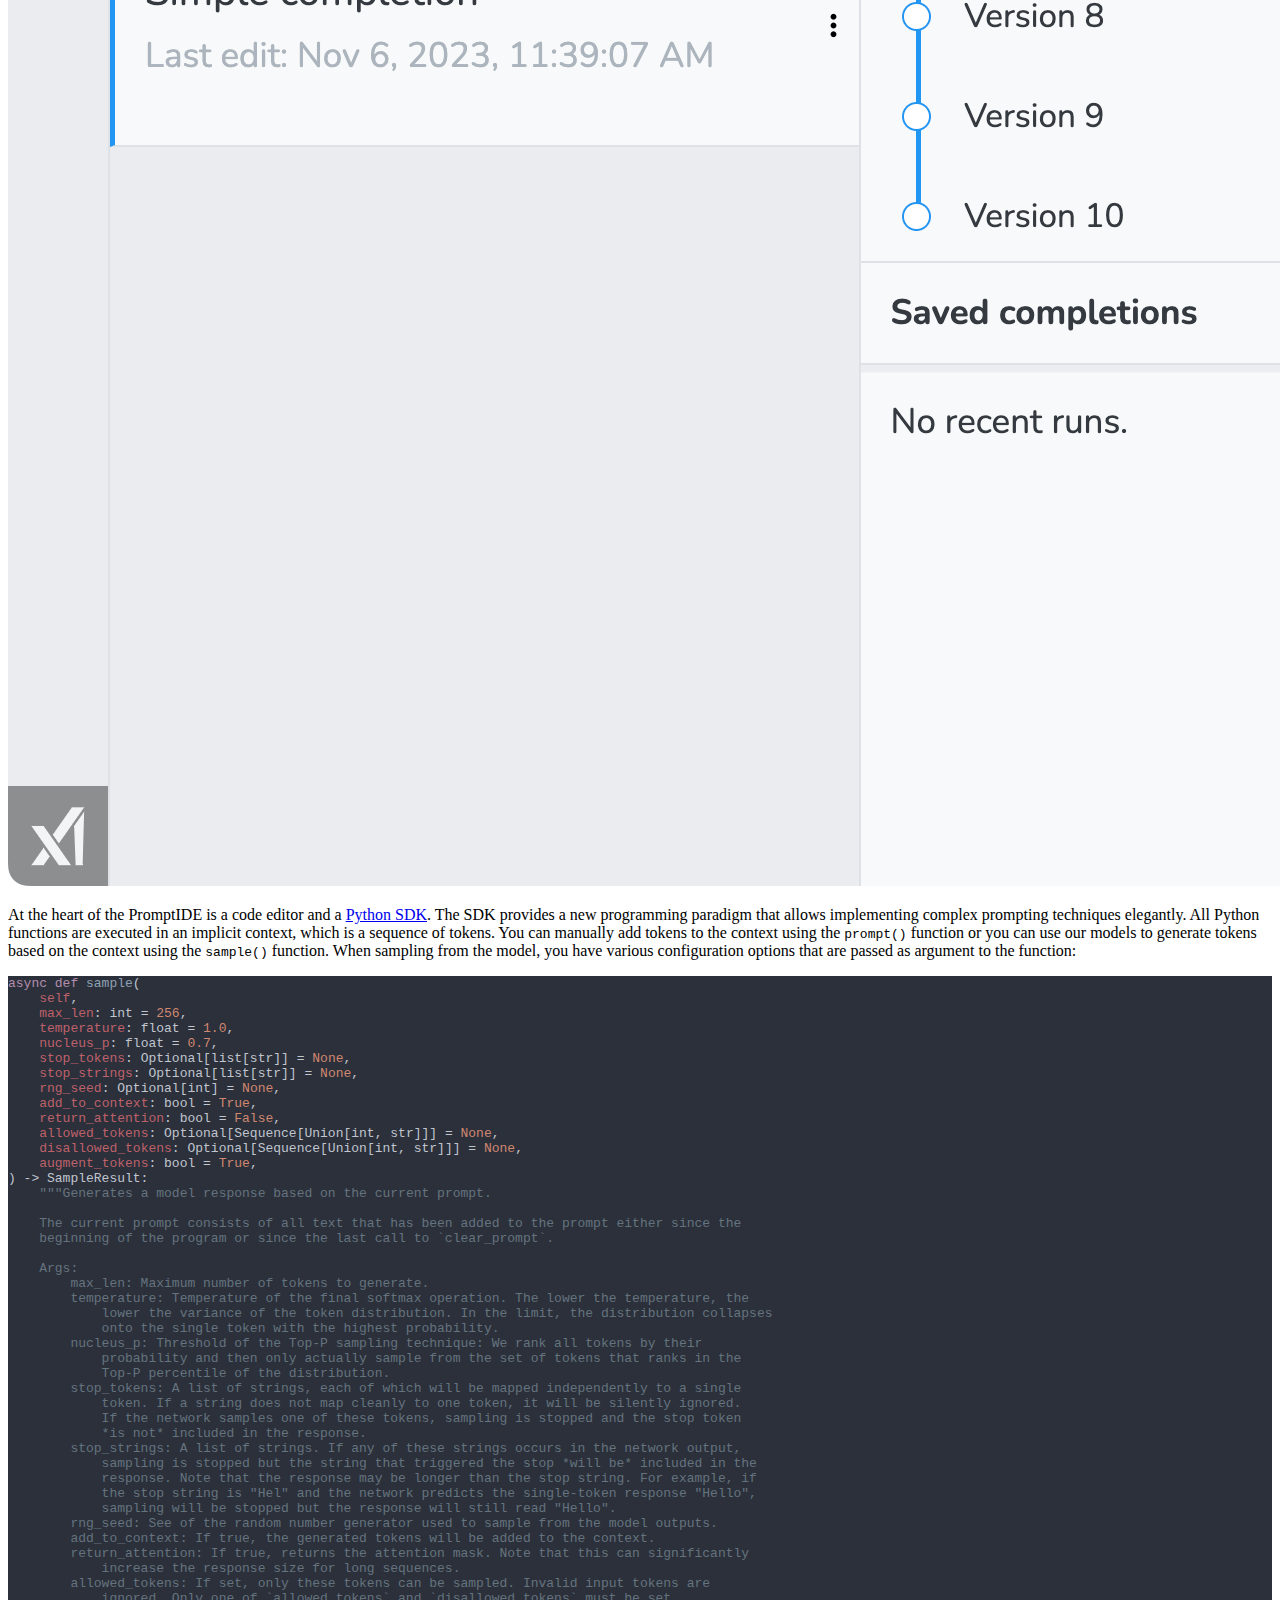
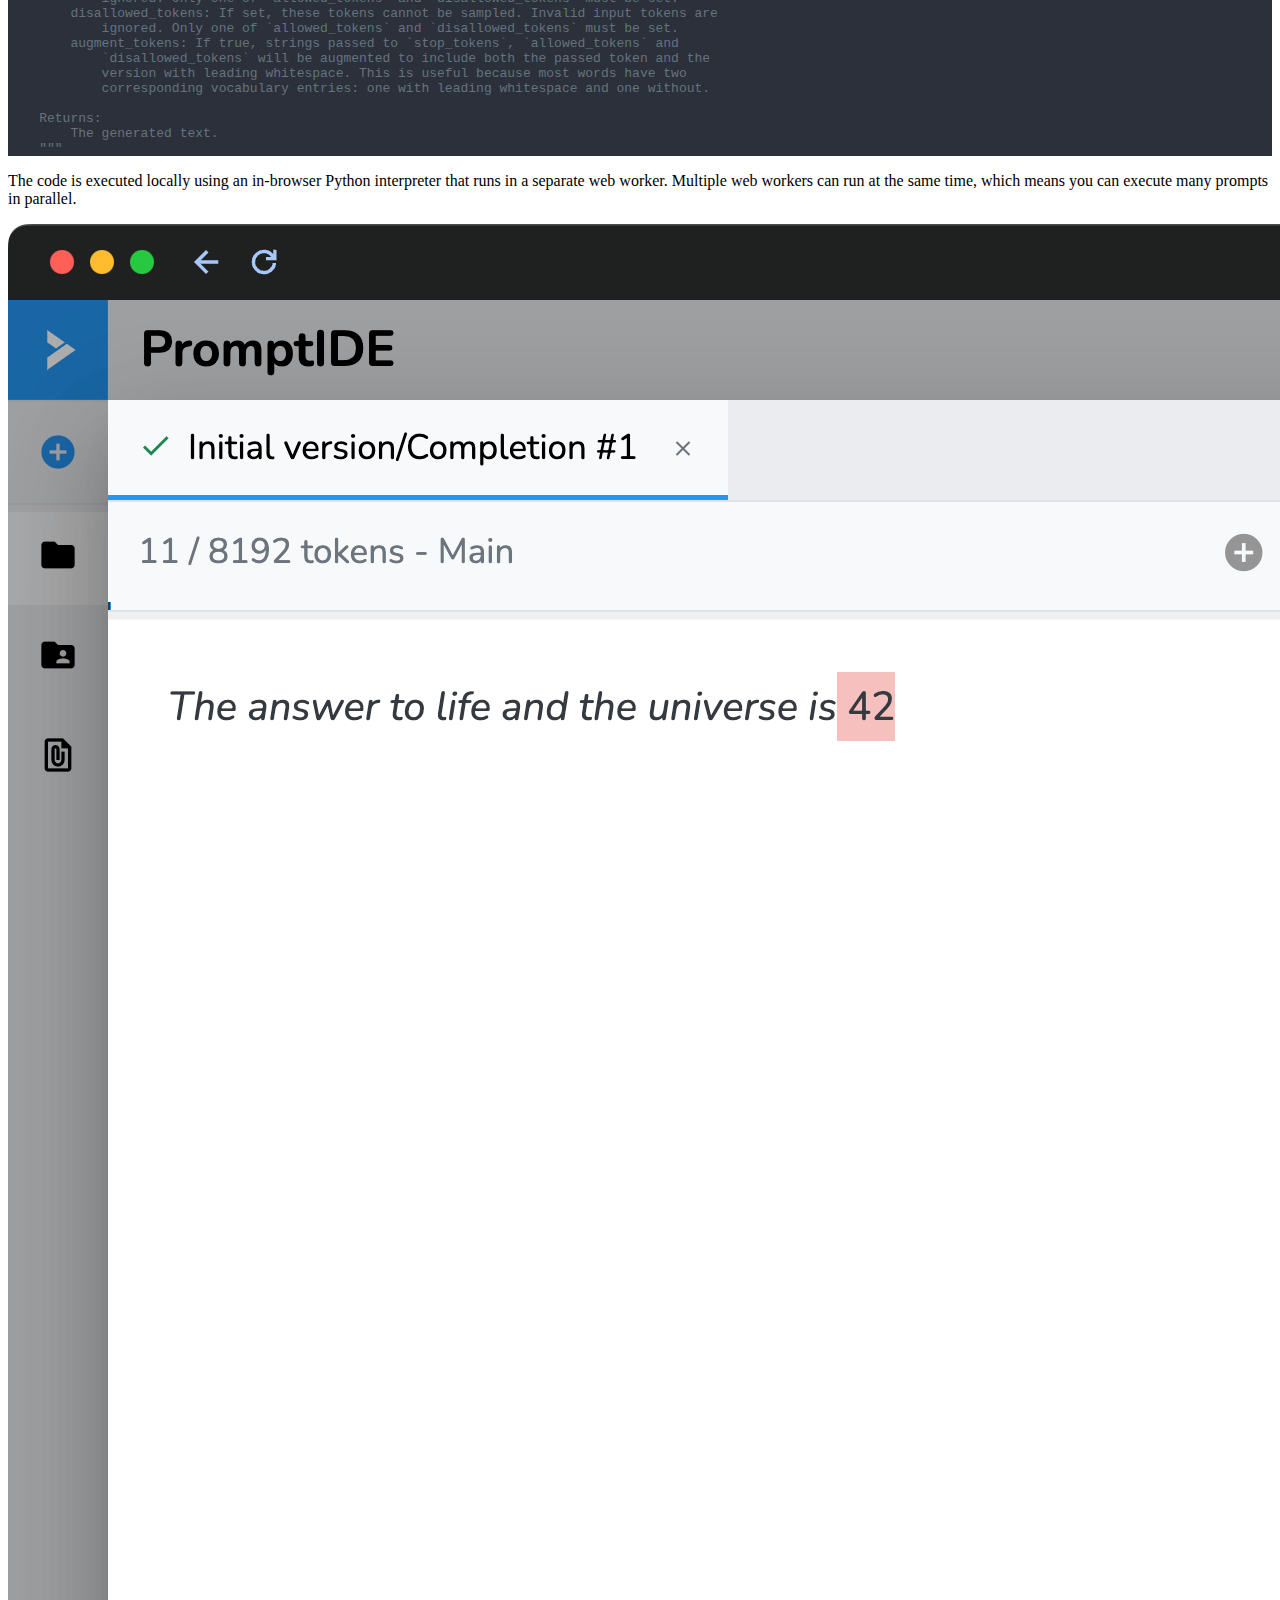
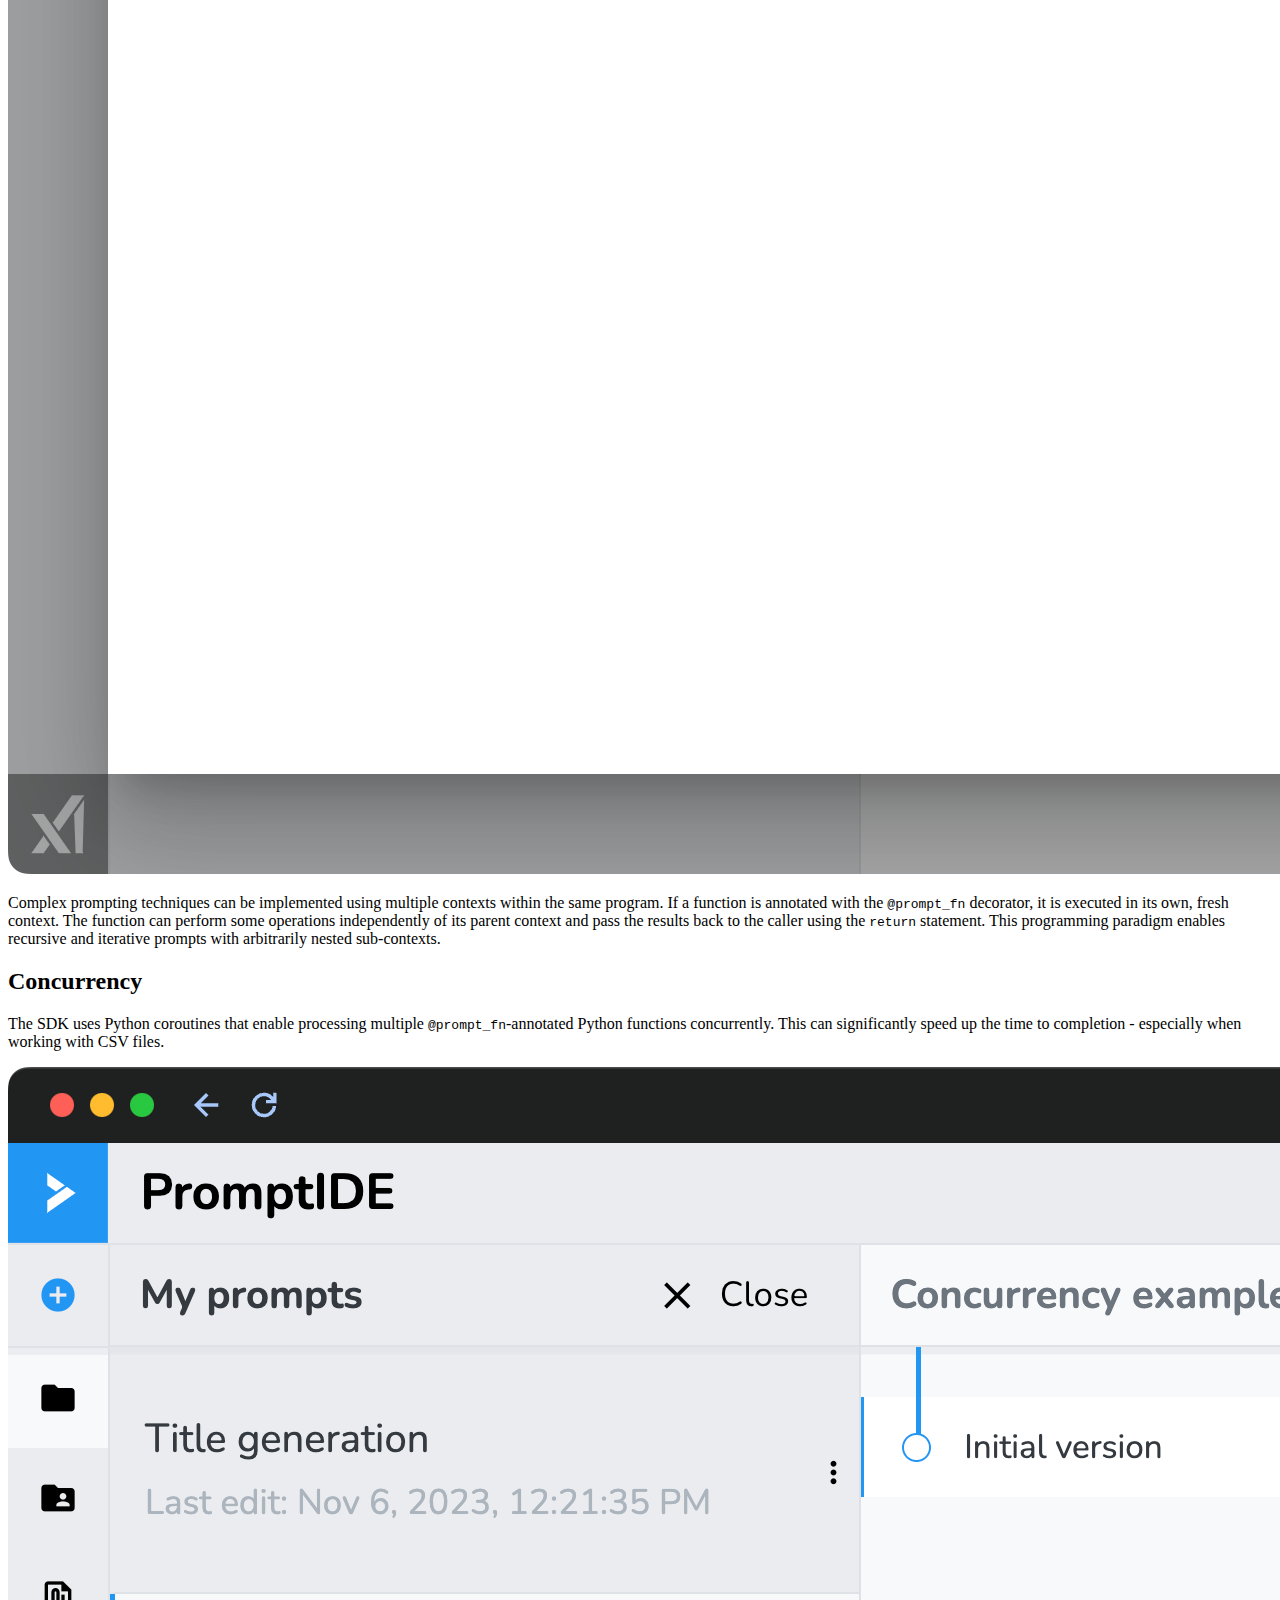
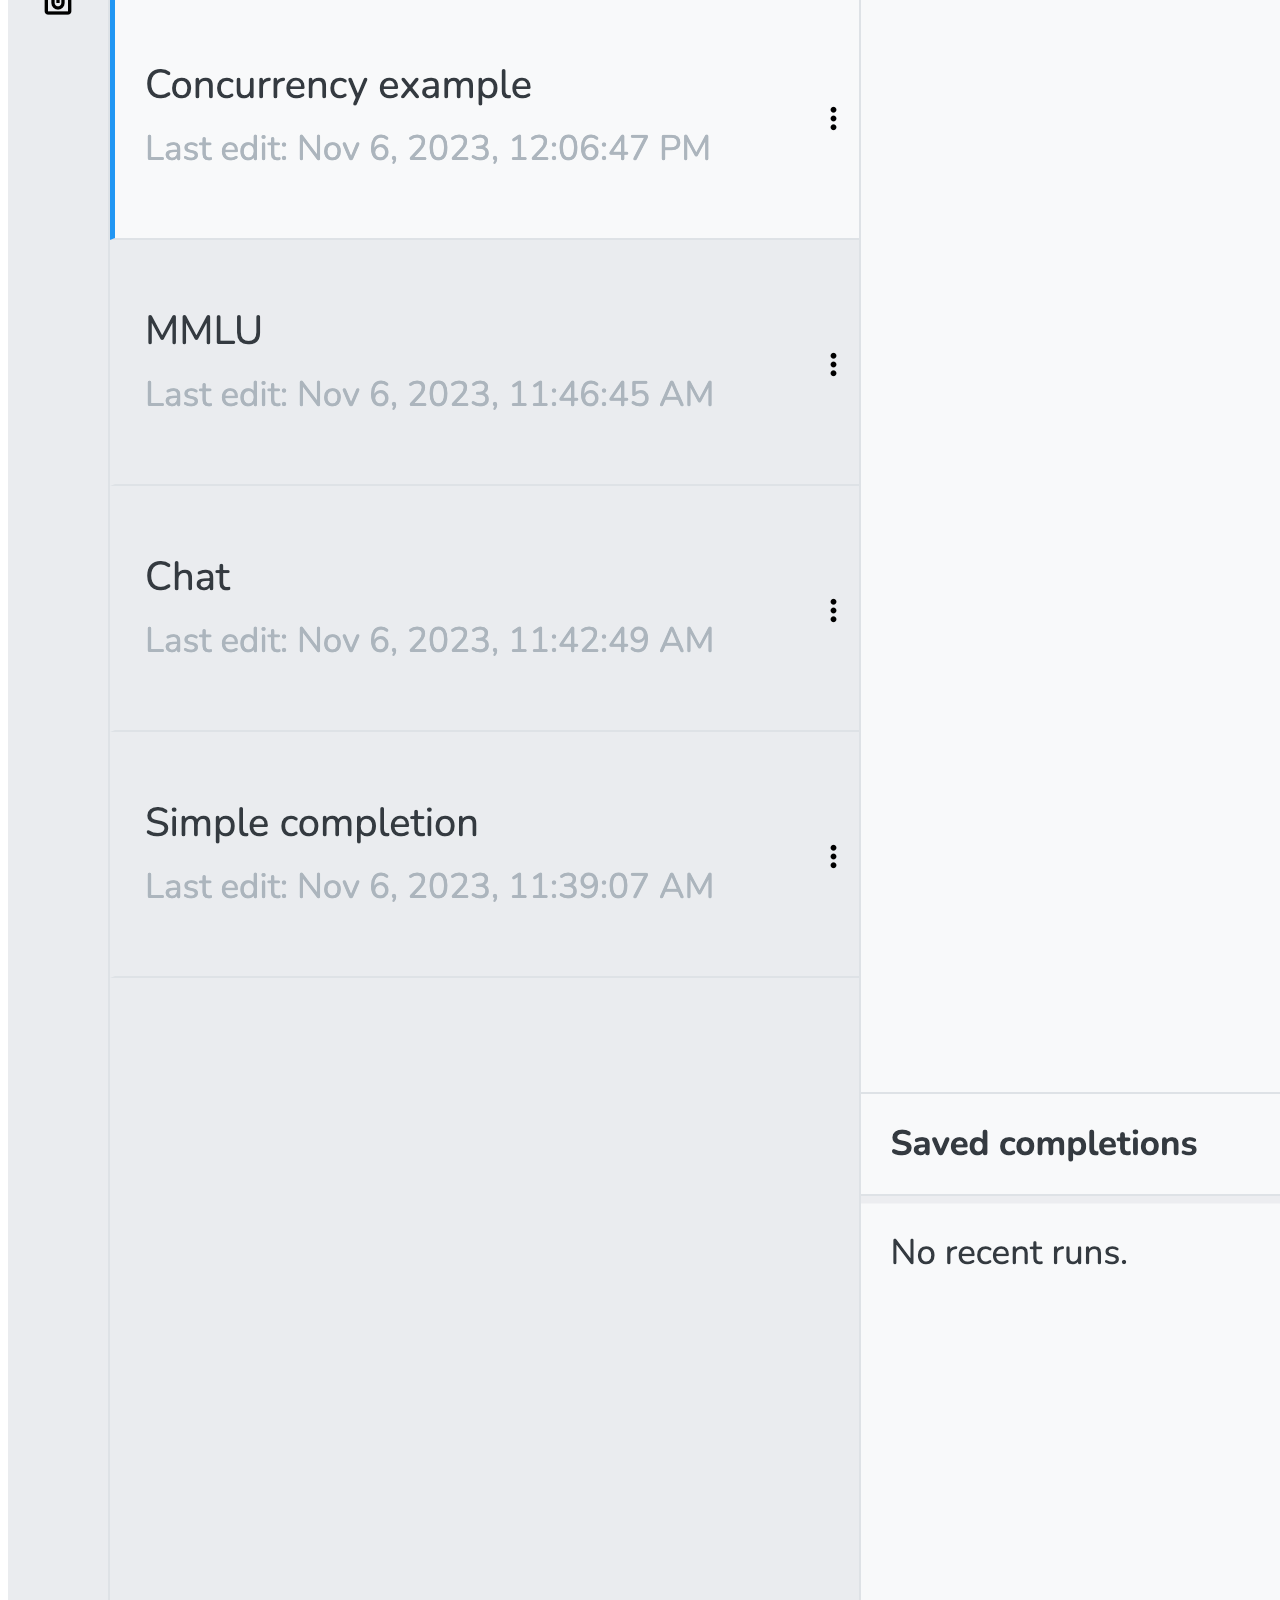
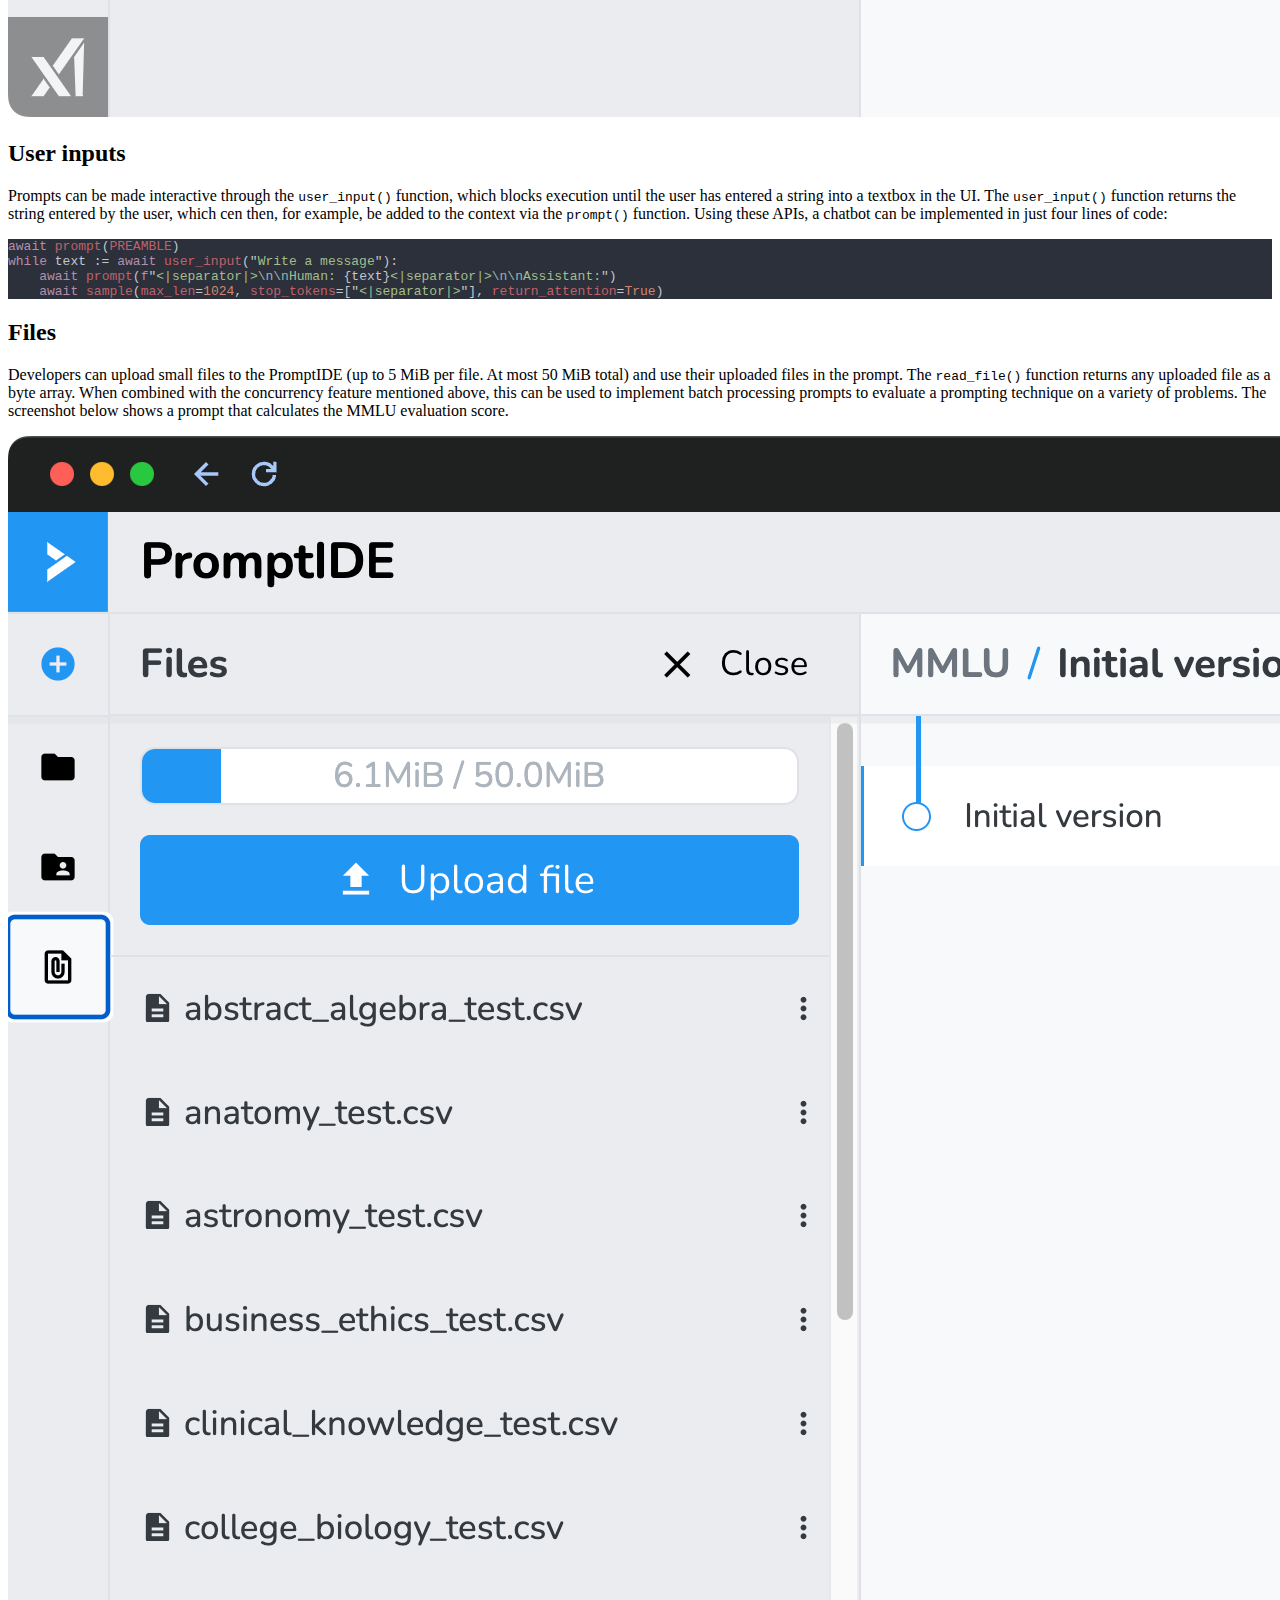
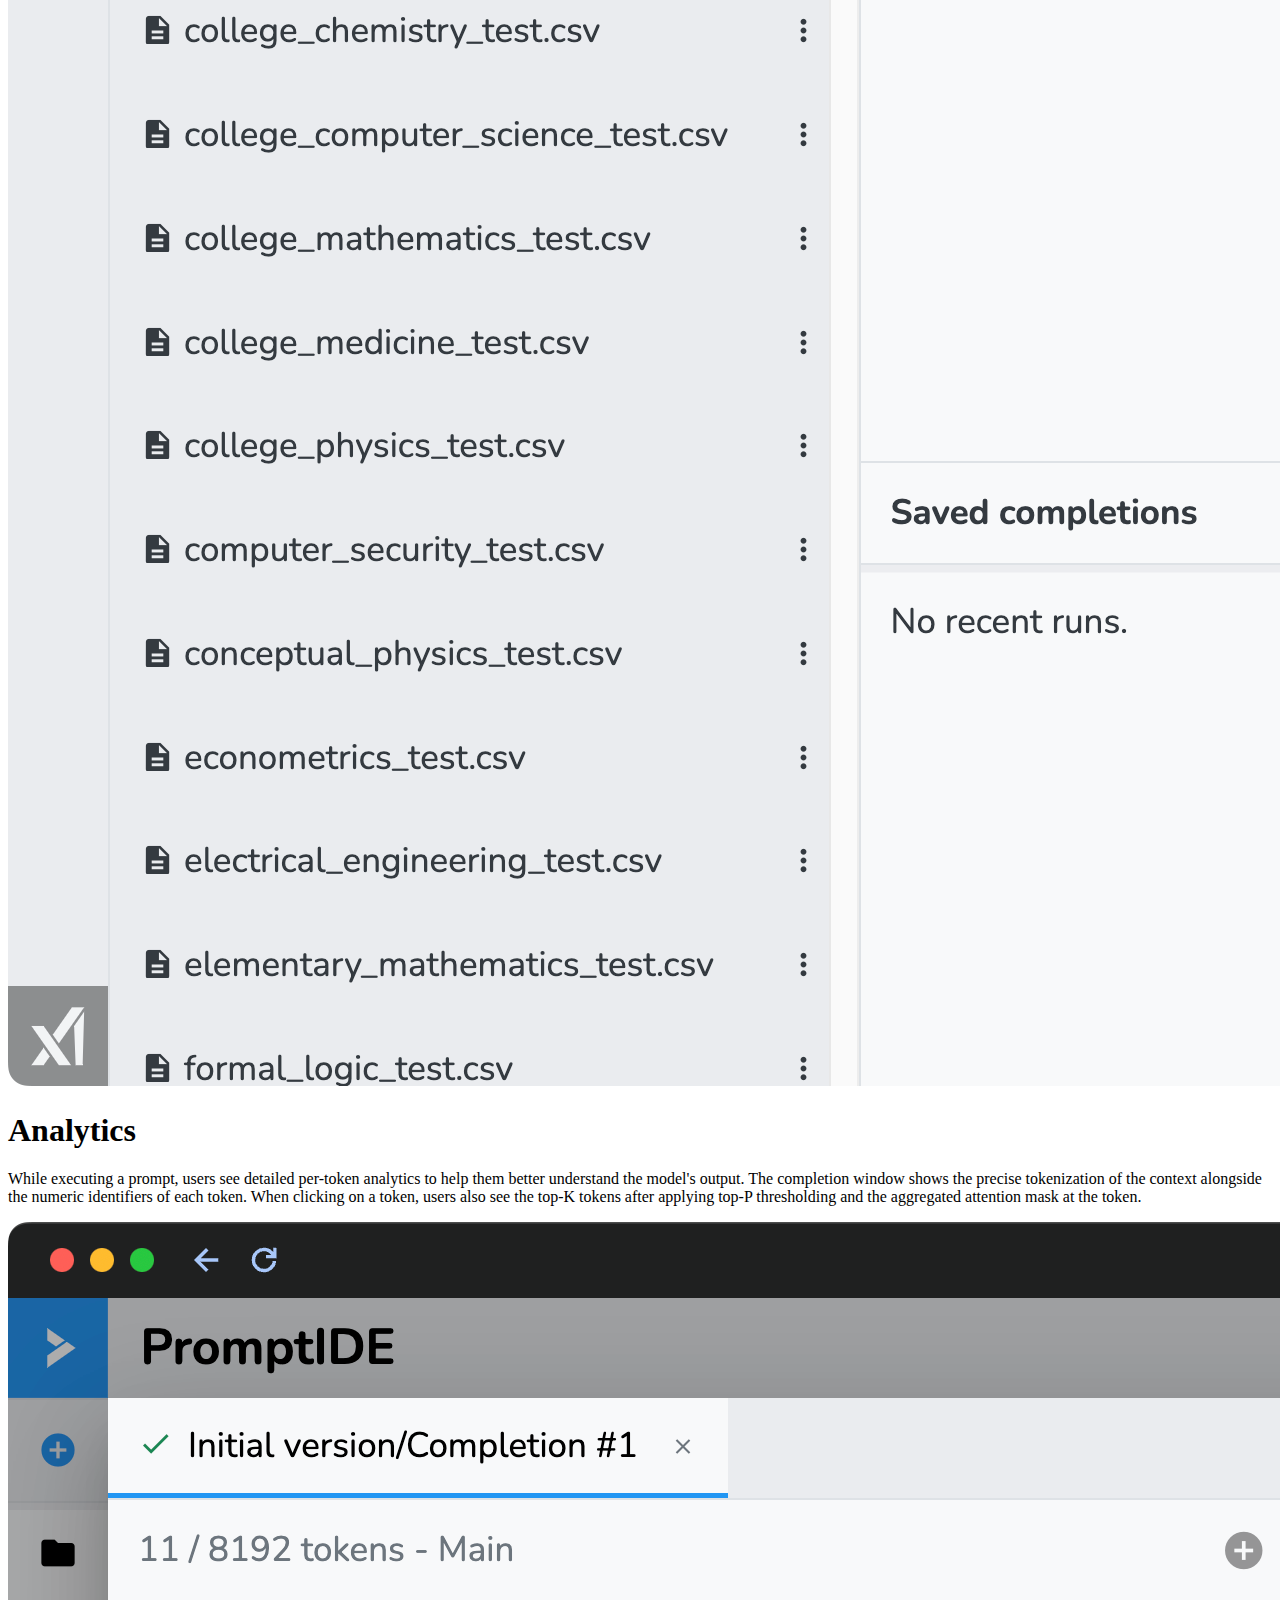
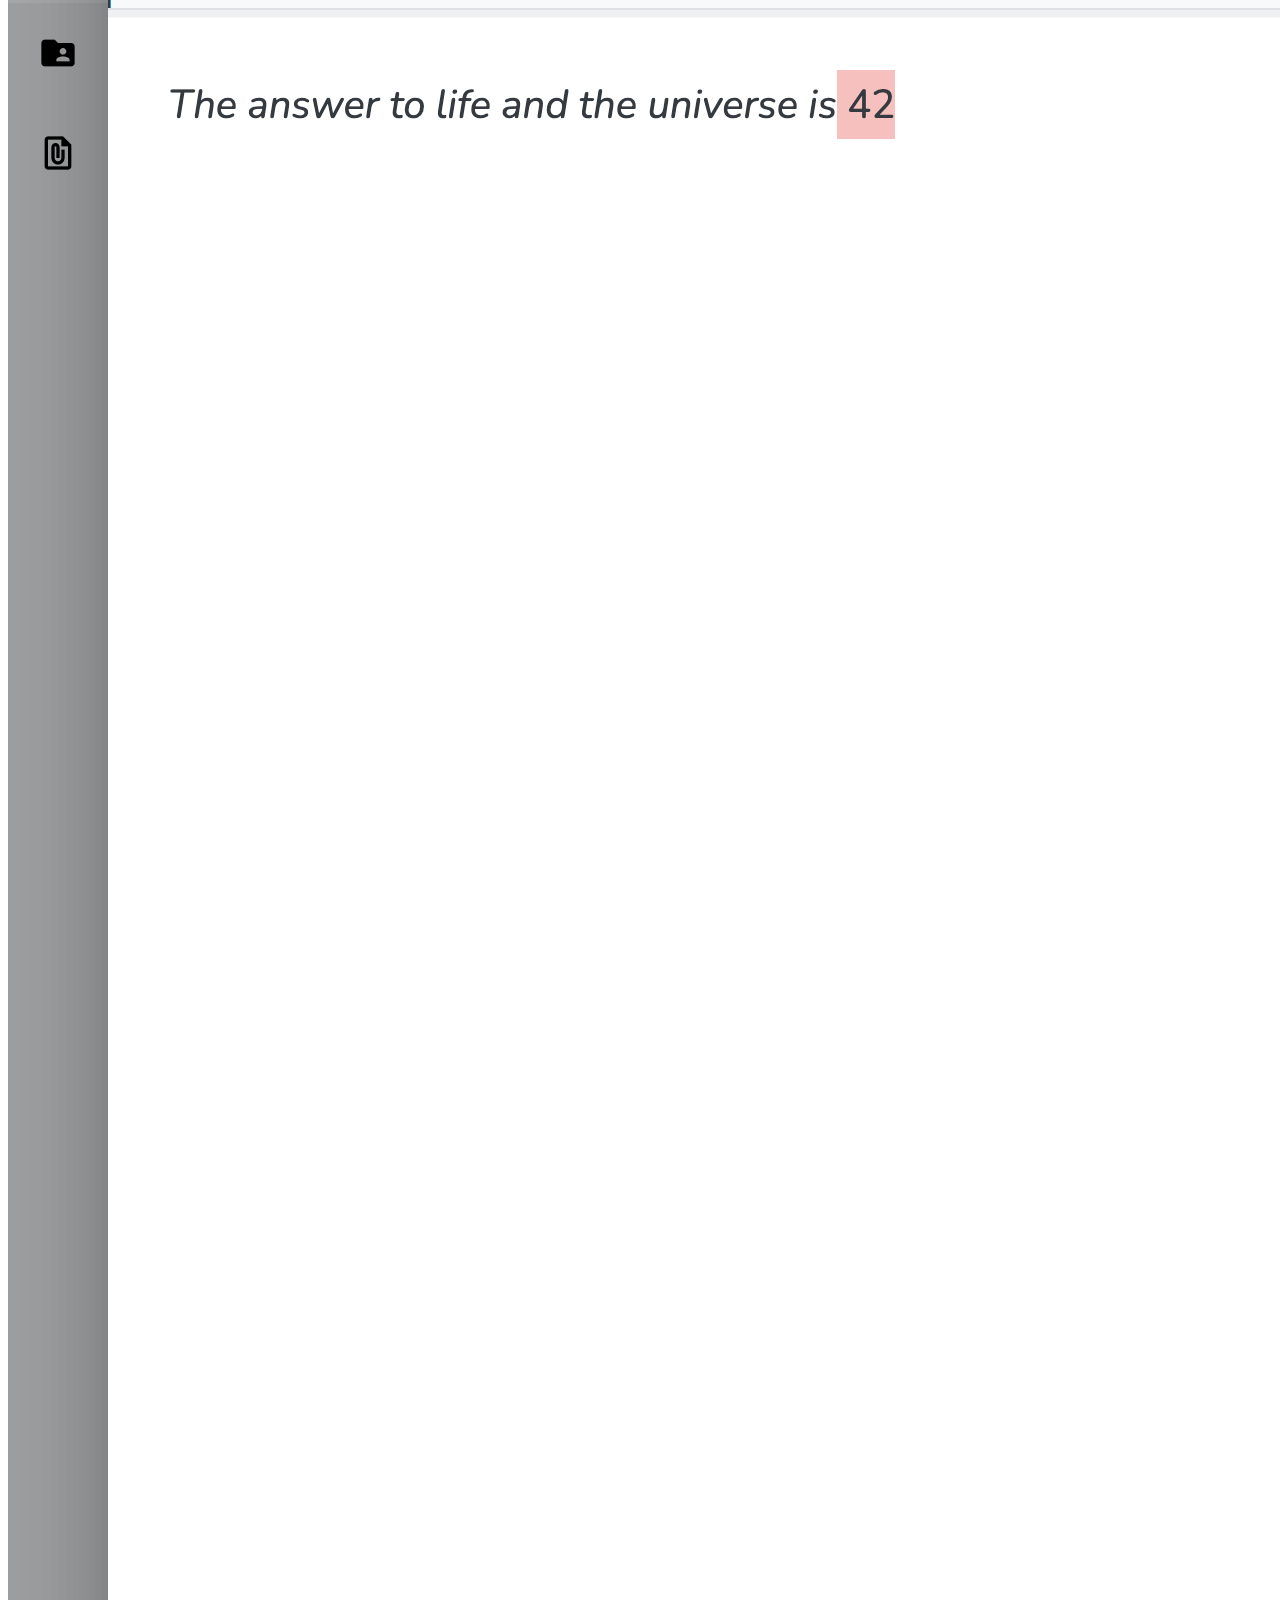
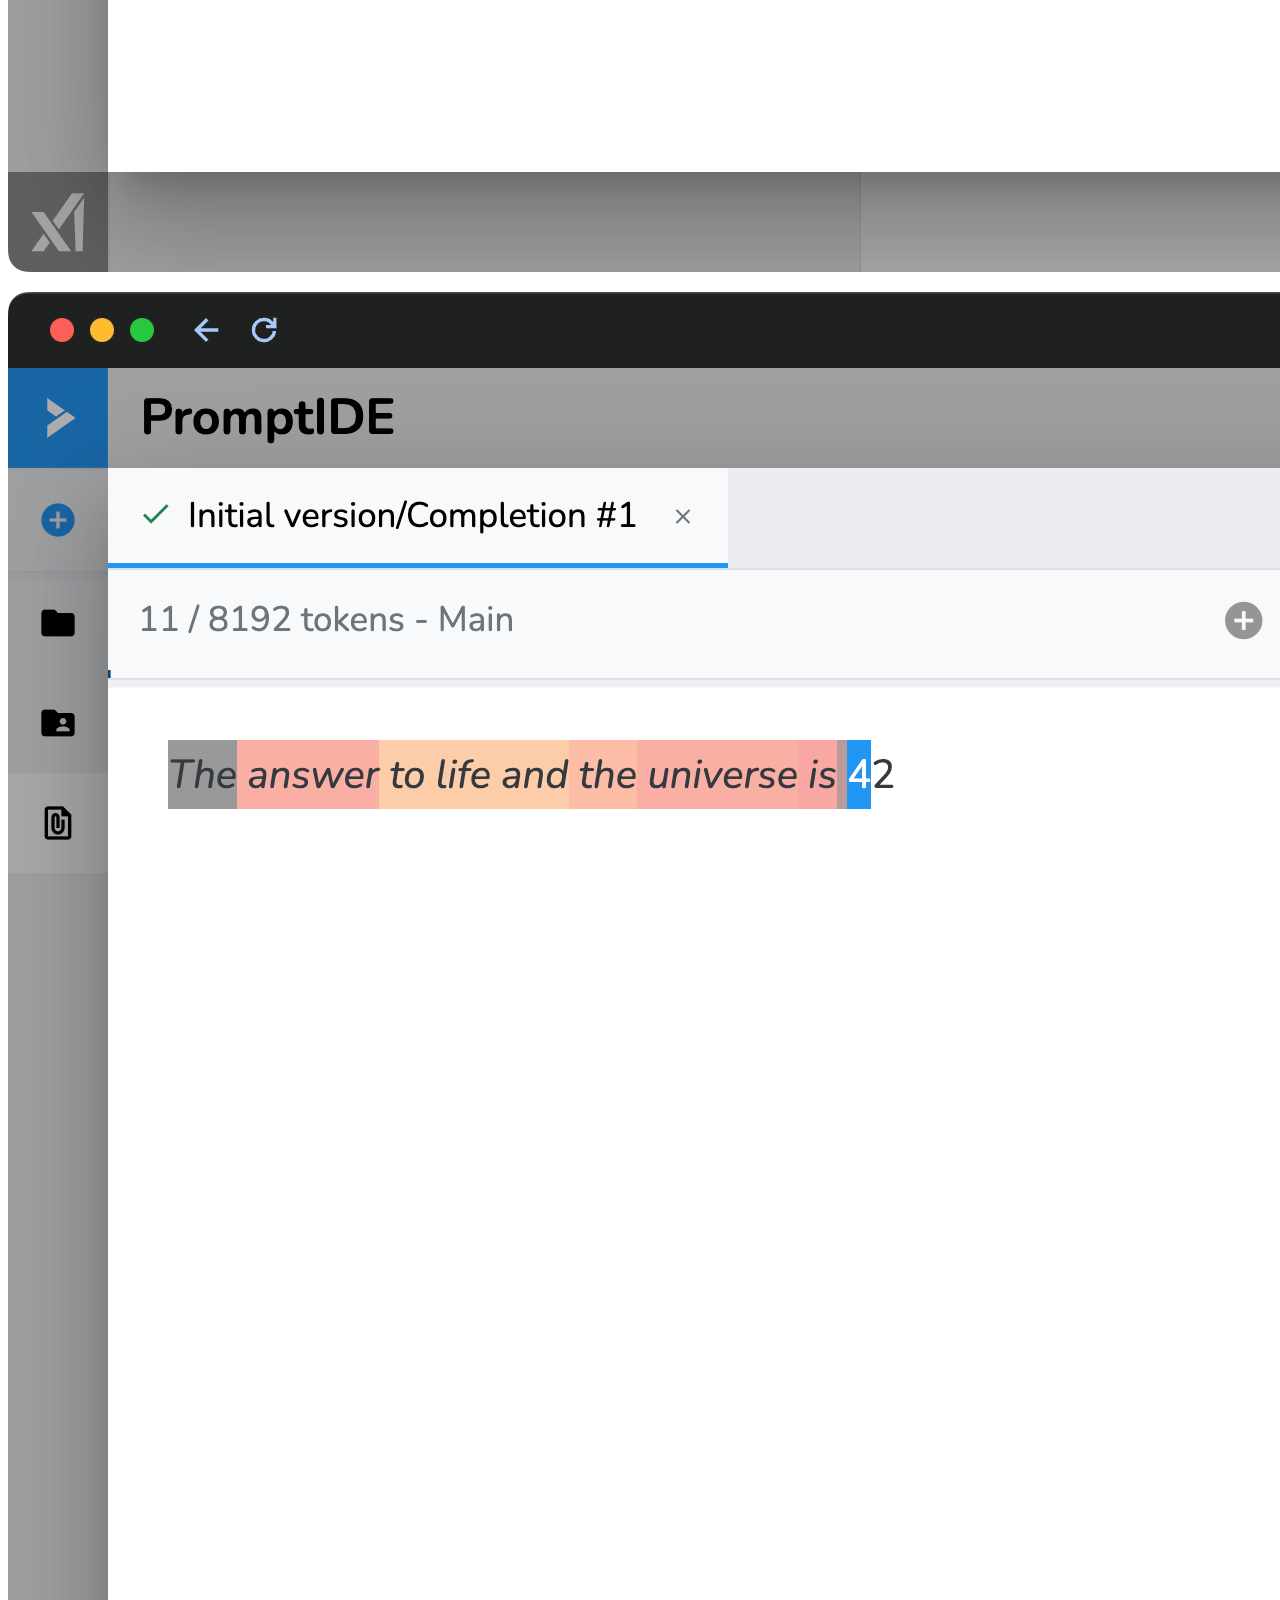
<file: prompt-ide/index.html>
<!doctype html><html lang=en><head><meta charset=utf-8><meta content="width=device-width,initial-scale=1" name=viewport><meta content="Integrated development environment for prompt engineering and interpretability research" name=description><meta content=summary_large_image name=twitter:card><meta content=PromptIDE name=twitter:title><meta content="Integrated development environment for prompt engineering and interpretability research" name=twitter:description><meta content=https://x.ai/x_promptide.jpg name=twitter:image><meta content=https://x.ai/prompt-ide/ property=og:url><meta content=website property=og:type><meta content=PromptIDE property=og:title><meta content="Integrated development environment for prompt engineering and interpretability research" property=og:description><meta content=https://x.ai/x_promptide.jpg property=og:image><link href="https://fonts.googleapis.com/css2?&family=Nunito:ital,wght@0,200;0,300;0,400;0,500;0,600;0,700;0,800;0,900;0,1000;1,200;1,300;1,400;1,500;1,600;1,700;1,800;1,900;1,1000&display=swap" rel=stylesheet><link href=https://x.ai/favicon.svg rel=icon type=image/svg+xml><title>PromptIDE</title><link href=https://fonts.googleapis.com rel=preconnect><link crossorigin href=https://fonts.gstatic.com rel=preconnect><link as=image href=https://x.ai/bg_square_large.webp rel=preload><link as=image href=https://x.ai/bg_square_small.webp rel=preload><link href=https://x.ai/styles.css rel=stylesheet><body><div class=stars><div class="animation stars-small"></div><div class="animation stars-large"></div></div><header id=header><div class=background></div><div class=container><div class=content><a href=https://x.ai/><img alt="xAI Logo" src=/inverse_xai_logo_5.svg></a><nav><a href=https://x.ai/> Grok</a><a href=/about/> About</a><a href=/career/> Join us</a><a class=active href=/prompt-ide/> PromptIDE</a></nav></div></div></header><div id=swup><section class="page-teaser prompt-ide"><div class=gradient></div><div class=container><div class=hero><h1 class=animated><span>xAI</span> <span>PromptIDE</span></h1><p class=reveal>Integrated development environment for prompt engineering and interpretability research</div></div></section><section class=page><div class=container><div class=page-content><p><small>November 6, 2023</small><p><strong>The xAI PromptIDE is an integrated development environment for prompt engineering and interpretability research. It accelerates prompt engineering through an SDK that allows implementing complex prompting techniques and rich analytics that visualize the network's outputs. We use it heavily in our continuous development of <a href=https://x.ai/>Grok</a>.</strong><p>We developed the PromptIDE to give transparent access to Grok-1, the model that powers <a href=https://x.ai/>Grok</a>, to engineers and researchers in the community. The IDE is designed to empower users and help them explore the capabilities of our large language models (LLMs) at pace. At the heart of the IDE is a Python code editor that - combined with a new <a href=/ide/docs.html>SDK</a> - allows implementing complex prompting techniques. While executing prompts in the IDE, users see helpful analytics such as the precise tokenization, sampling probabilities, alternative tokens, and aggregated attention masks.<p>The IDE also offers quality of life features. It automatically saves all prompts and has built-in versioning. The analytics generated by running a prompt can be stored permanently allowing users to compare the outputs of different prompting techniques. Finally, users can upload small files such as CSV files and read them using a single Python function from the SDK. When combined with the SDK's concurrency features, even somewhat large files can be processed quickly.<p>We also hope to build a community around the PromptIDE. Any prompt can be shared publicly at the click of a button. Users can decide if they only want to share a single version of the prompt or the entire tree. It's also possible to include any stored analytics when sharing a prompt.<p>The PromptIDE is available to members of our early <a href=https://ide.x.ai>access program</a>. Below, you find a walkthrough of the main features of the IDE.<p>Thank you,<br> the xAI Team<h1 id=code-editor-sdk>Code editor & SDK</h1><p><img alt="Sampling probabilities in the PromptIDE" src=/screenshot_42.png><p>At the heart of the PromptIDE is a code editor and a <a href=/ide/docs.html>Python SDK</a>. The SDK provides a new programming paradigm that allows implementing complex prompting techniques elegantly. All Python functions are executed in an implicit context, which is a sequence of tokens. You can manually add tokens to the context using the <code>prompt()</code> function or you can use our models to generate tokens based on the context using the <code>sample()</code> function. When sampling from the model, you have various configuration options that are passed as argument to the function:<pre class=language-python data-lang=python style=background:#2b303b;color:#c0c5ce><code class=language-python data-lang=python><span style=color:#b48ead>async def </span><span style=color:#8fa1b3>sample</span><span>(
</span><span>    </span><span style=color:#bf616a>self</span><span>,
</span><span>    </span><span style=color:#bf616a>max_len</span><span>: int = </span><span style=color:#d08770>256</span><span>,
</span><span>    </span><span style=color:#bf616a>temperature</span><span>: float = </span><span style=color:#d08770>1.0</span><span>,
</span><span>    </span><span style=color:#bf616a>nucleus_p</span><span>: float = </span><span style=color:#d08770>0.7</span><span>,
</span><span>    </span><span style=color:#bf616a>stop_tokens</span><span>: Optional[list[str]] = </span><span style=color:#d08770>None</span><span>,
</span><span>    </span><span style=color:#bf616a>stop_strings</span><span>: Optional[list[str]] = </span><span style=color:#d08770>None</span><span>,
</span><span>    </span><span style=color:#bf616a>rng_seed</span><span>: Optional[int] = </span><span style=color:#d08770>None</span><span>,
</span><span>    </span><span style=color:#bf616a>add_to_context</span><span>: bool = </span><span style=color:#d08770>True</span><span>,
</span><span>    </span><span style=color:#bf616a>return_attention</span><span>: bool = </span><span style=color:#d08770>False</span><span>,
</span><span>    </span><span style=color:#bf616a>allowed_tokens</span><span>: Optional[Sequence[Union[int, str]]] = </span><span style=color:#d08770>None</span><span>,
</span><span>    </span><span style=color:#bf616a>disallowed_tokens</span><span>: Optional[Sequence[Union[int, str]]] = </span><span style=color:#d08770>None</span><span>,
</span><span>    </span><span style=color:#bf616a>augment_tokens</span><span>: bool = </span><span style=color:#d08770>True</span><span>,
</span><span>) -> SampleResult:
</span><span>    </span><span style=color:#65737e>"""Generates a model response based on the current prompt.
</span><span style=color:#65737e>
</span><span style=color:#65737e>    The current prompt consists of all text that has been added to the prompt either since the
</span><span style=color:#65737e>    beginning of the program or since the last call to `clear_prompt`.
</span><span style=color:#65737e>
</span><span style=color:#65737e>    Args:
</span><span style=color:#65737e>        max_len: Maximum number of tokens to generate.
</span><span style=color:#65737e>        temperature: Temperature of the final softmax operation. The lower the temperature, the
</span><span style=color:#65737e>            lower the variance of the token distribution. In the limit, the distribution collapses
</span><span style=color:#65737e>            onto the single token with the highest probability.
</span><span style=color:#65737e>        nucleus_p: Threshold of the Top-P sampling technique: We rank all tokens by their
</span><span style=color:#65737e>            probability and then only actually sample from the set of tokens that ranks in the
</span><span style=color:#65737e>            Top-P percentile of the distribution.
</span><span style=color:#65737e>        stop_tokens: A list of strings, each of which will be mapped independently to a single
</span><span style=color:#65737e>            token. If a string does not map cleanly to one token, it will be silently ignored.
</span><span style=color:#65737e>            If the network samples one of these tokens, sampling is stopped and the stop token
</span><span style=color:#65737e>            *is not* included in the response.
</span><span style=color:#65737e>        stop_strings: A list of strings. If any of these strings occurs in the network output,
</span><span style=color:#65737e>            sampling is stopped but the string that triggered the stop *will be* included in the
</span><span style=color:#65737e>            response. Note that the response may be longer than the stop string. For example, if
</span><span style=color:#65737e>            the stop string is "Hel" and the network predicts the single-token response "Hello",
</span><span style=color:#65737e>            sampling will be stopped but the response will still read "Hello".
</span><span style=color:#65737e>        rng_seed: See of the random number generator used to sample from the model outputs.
</span><span style=color:#65737e>        add_to_context: If true, the generated tokens will be added to the context.
</span><span style=color:#65737e>        return_attention: If true, returns the attention mask. Note that this can significantly
</span><span style=color:#65737e>            increase the response size for long sequences.
</span><span style=color:#65737e>        allowed_tokens: If set, only these tokens can be sampled. Invalid input tokens are
</span><span style=color:#65737e>            ignored. Only one of `allowed_tokens` and `disallowed_tokens` must be set.
</span><span style=color:#65737e>        disallowed_tokens: If set, these tokens cannot be sampled. Invalid input tokens are
</span><span style=color:#65737e>            ignored. Only one of `allowed_tokens` and `disallowed_tokens` must be set.
</span><span style=color:#65737e>        augment_tokens: If true, strings passed to `stop_tokens`, `allowed_tokens` and
</span><span style=color:#65737e>            `disallowed_tokens` will be augmented to include both the passed token and the
</span><span style=color:#65737e>            version with leading whitespace. This is useful because most words have two
</span><span style=color:#65737e>            corresponding vocabulary entries: one with leading whitespace and one without.
</span><span style=color:#65737e>
</span><span style=color:#65737e>    Returns:
</span><span style=color:#65737e>        The generated text.
</span><span style=color:#65737e>    """
</span></code></pre><p>The code is executed locally using an in-browser Python interpreter that runs in a separate web worker. Multiple web workers can run at the same time, which means you can execute many prompts in parallel.<p><img alt="Sampling probabilities in the PromptIDE" src=/screenshot_42_completion.png><p>Complex prompting techniques can be implemented using multiple contexts within the same program. If a function is annotated with the <code>@prompt_fn</code> decorator, it is executed in its own, fresh context. The function can perform some operations independently of its parent context and pass the results back to the caller using the <code>return</code> statement. This programming paradigm enables recursive and iterative prompts with arbitrarily nested sub-contexts.<h2 id=concurrency>Concurrency</h2><p>The SDK uses Python coroutines that enable processing multiple <code>@prompt_fn</code>-annotated Python functions concurrently. This can significantly speed up the time to completion - especially when working with CSV files.<p><img alt="Sampling probabilities in the PromptIDE" src=/screenshot_concurrency.png><h2 id=user-inputs>User inputs</h2><p>Prompts can be made interactive through the <code>user_input()</code> function, which blocks execution until the user has entered a string into a textbox in the UI. The <code>user_input()</code> function returns the string entered by the user, which cen then, for example, be added to the context via the <code>prompt()</code> function. Using these APIs, a chatbot can be implemented in just four lines of code:<pre class=language-python data-lang=python style=background:#2b303b;color:#c0c5ce><code class=language-python data-lang=python><span style=color:#b48ead>await </span><span style=color:#bf616a>prompt</span><span>(</span><span style=color:#bf616a>PREAMBLE</span><span>)
</span><span style=color:#b48ead>while </span><span>text := </span><span style=color:#b48ead>await </span><span style=color:#bf616a>user_input</span><span>("</span><span style=color:#a3be8c>Write a message</span><span>"):
</span><span>    </span><span style=color:#b48ead>await </span><span style=color:#bf616a>prompt</span><span>(</span><span style=color:#b48ead>f</span><span>"</span><span style=color:#a3be8c><|separator|></span><span style=color:#96b5b4>\n\n</span><span style=color:#a3be8c>Human: </span><span>{text}</span><span style=color:#a3be8c><|separator|></span><span style=color:#96b5b4>\n\n</span><span style=color:#a3be8c>Assistant:</span><span>")
</span><span>    </span><span style=color:#b48ead>await </span><span style=color:#bf616a>sample</span><span>(</span><span style=color:#bf616a>max_len</span><span>=</span><span style=color:#d08770>1024</span><span>, </span><span style=color:#bf616a>stop_tokens</span><span>=["</span><span style=color:#a3be8c><|separator|></span><span>"], </span><span style=color:#bf616a>return_attention</span><span>=</span><span style=color:#d08770>True</span><span>)
</span></code></pre><h2 id=files>Files</h2><p>Developers can upload small files to the PromptIDE (up to 5 MiB per file. At most 50 MiB total) and use their uploaded files in the prompt. The <code>read_file()</code> function returns any uploaded file as a byte array. When combined with the concurrency feature mentioned above, this can be used to implement batch processing prompts to evaluate a prompting technique on a variety of problems. The screenshot below shows a prompt that calculates the MMLU evaluation score.<p><img alt="Sampling probabilities in the PromptIDE" src=/screenshot_mmlu2.png><h1 id=analytics>Analytics</h1><p>While executing a prompt, users see detailed per-token analytics to help them better understand the model's output. The completion window shows the precise tokenization of the context alongside the numeric identifiers of each token. When clicking on a token, users also see the top-K tokens after applying top-P thresholding and the aggregated attention mask at the token.<p><img alt="Sampling probabilities in the PromptIDE" src=/screenshot_42_completion.png><p><img alt="Sampling probabilities in the PromptIDE" src=/screenshot_42_token.png><p>When using the <code>user_input()</code> function, a textbox shows up in the window while the prompt is running that users can enter their response into. The below screenshot shows the result of executing the chatbot code snippet listed above.<p><img alt="Sampling probabilities in the PromptIDE" src=/screenshot_chat_completion.png><p>Finally, the context can also be rendered in markdown to improve legibility when the token visualization features are not required.<p><img alt="Sampling probabilities in the PromptIDE" src=/screenshot_completion_markdown.png></div></div></section></div><footer><div class=container><div class=footer-content><img alt="xAI Logo" src=/inverse_xai_logo_5.svg><div class=left>xAI Corp (<a href=https://x.com/xai>@xAI</a>) © 2023<br> All rights reserved.</div><div class=right><a href=/legal/terms-of-service/> Terms of use </a><br><a href=/legal/privacy-policy/> Privacy Policy </a><br></div></div></div></footer><script [data-swup-ignore-script] src=https://x.ai/main.js></script>
</file>
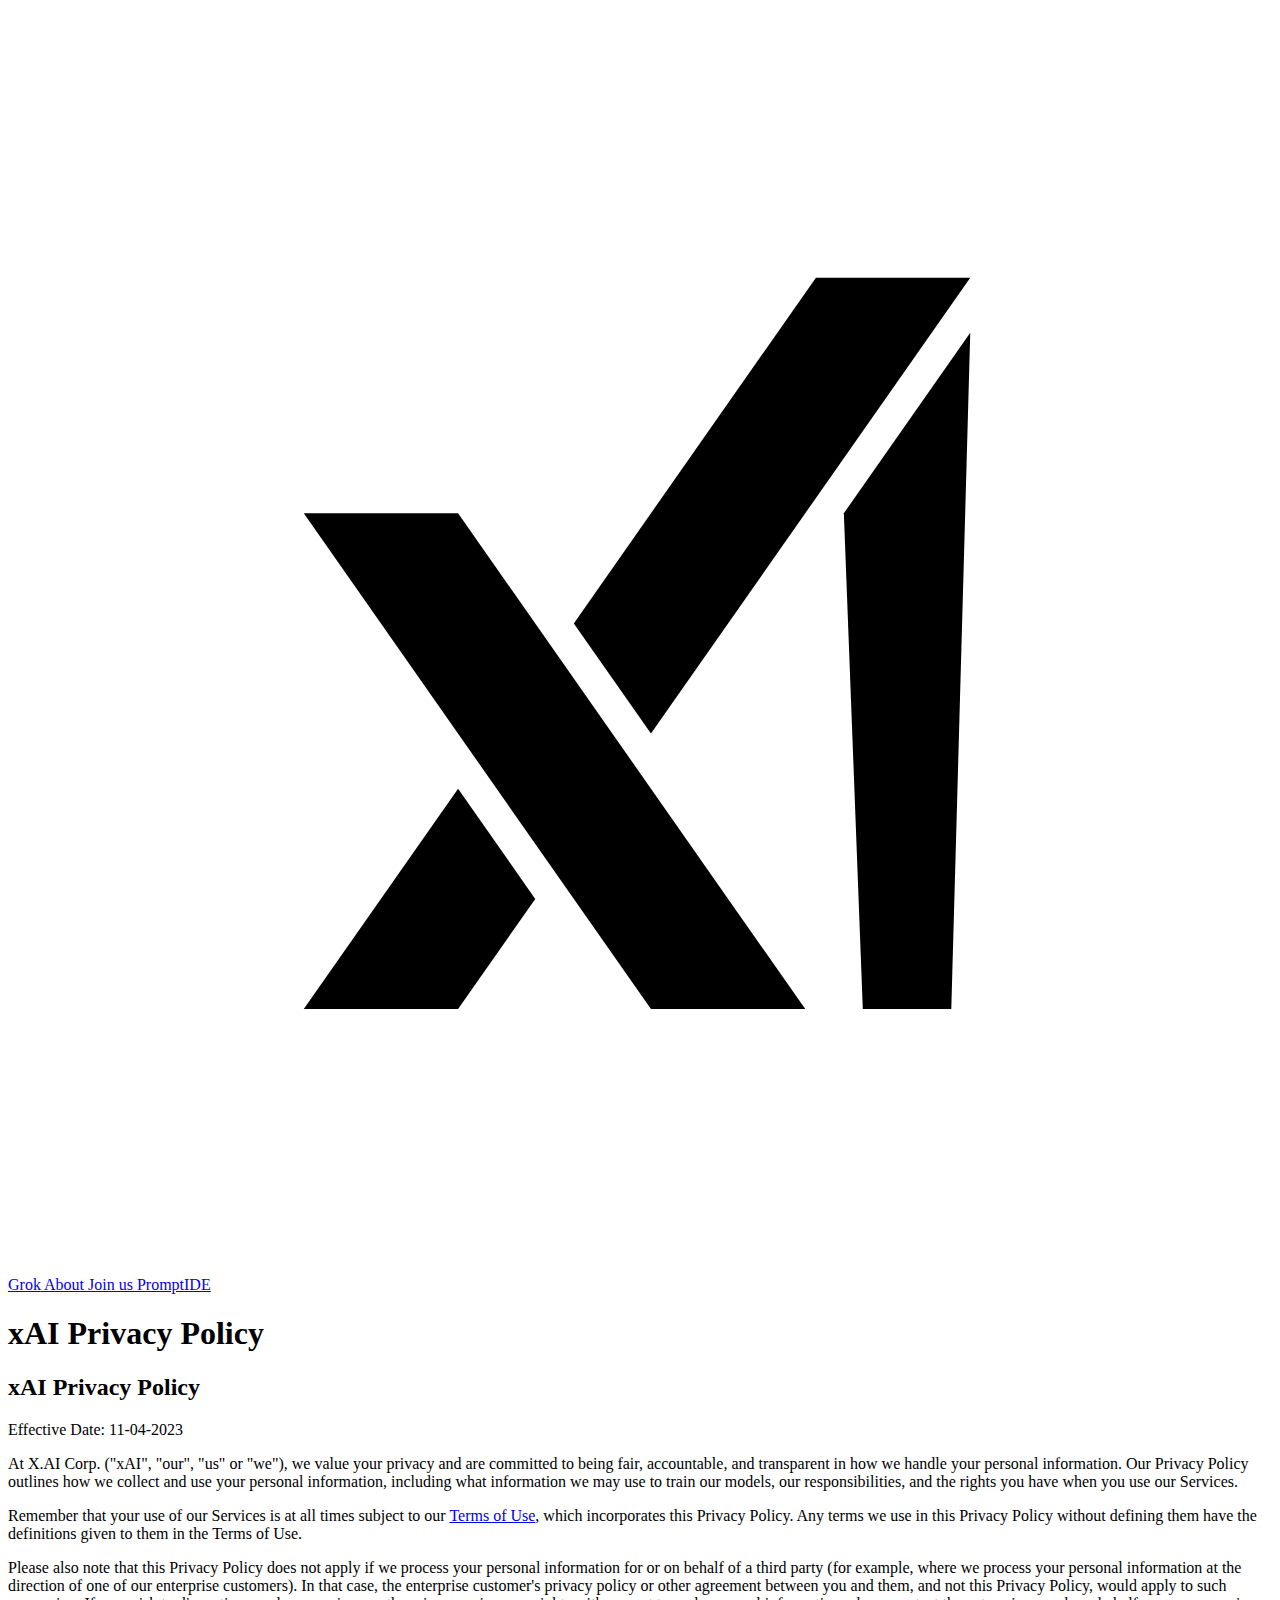
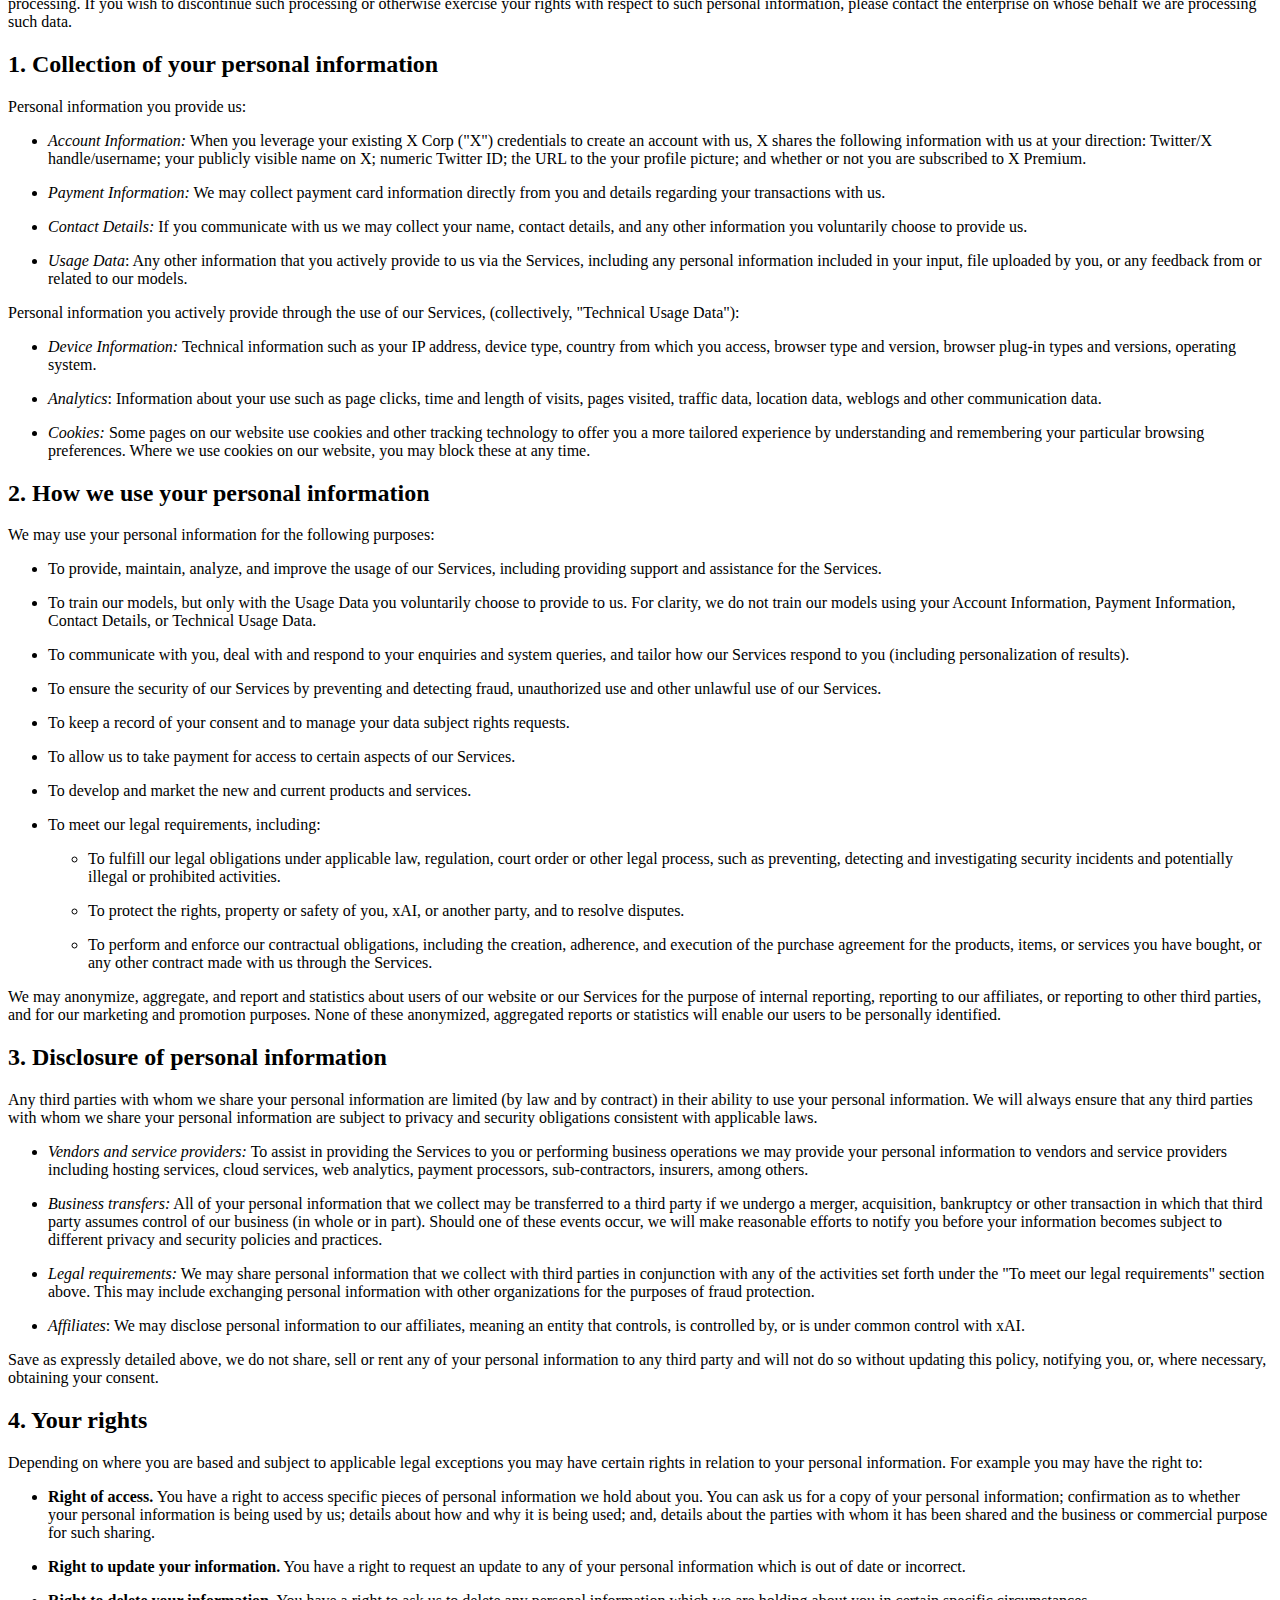
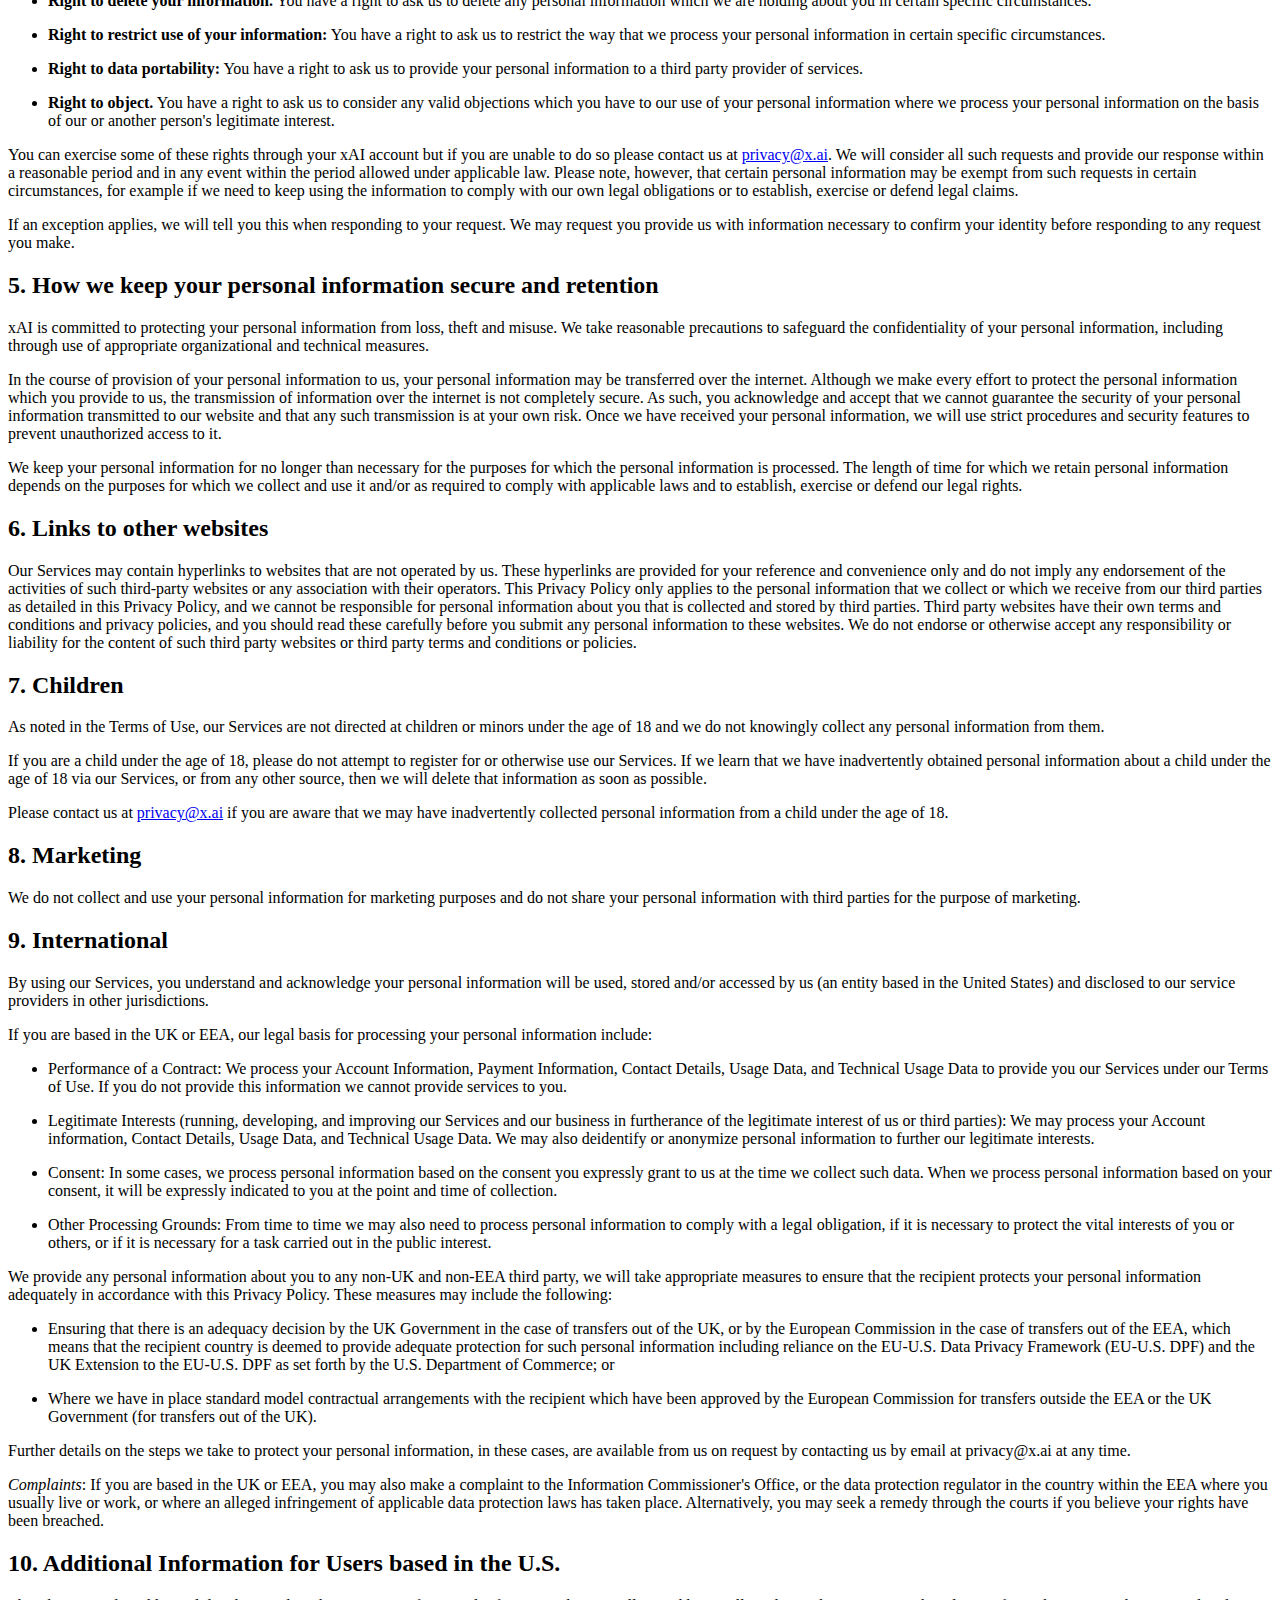
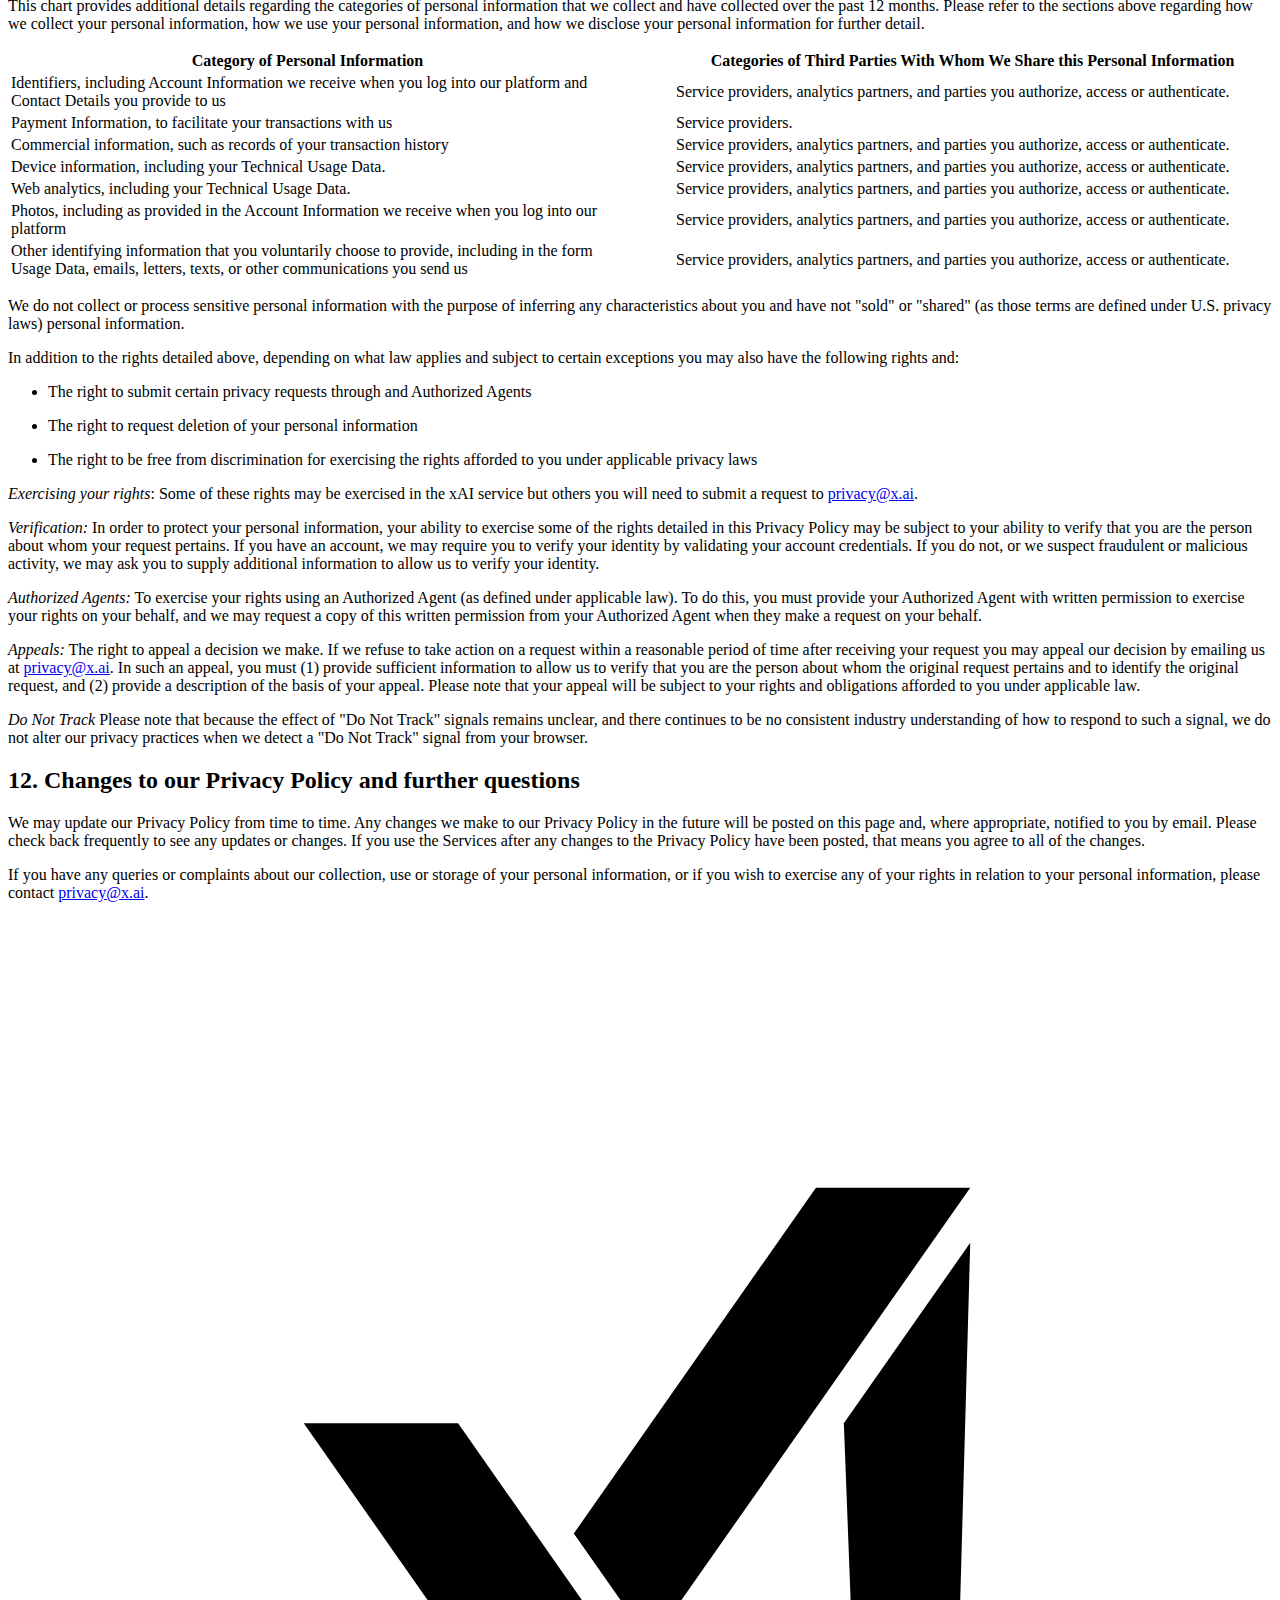
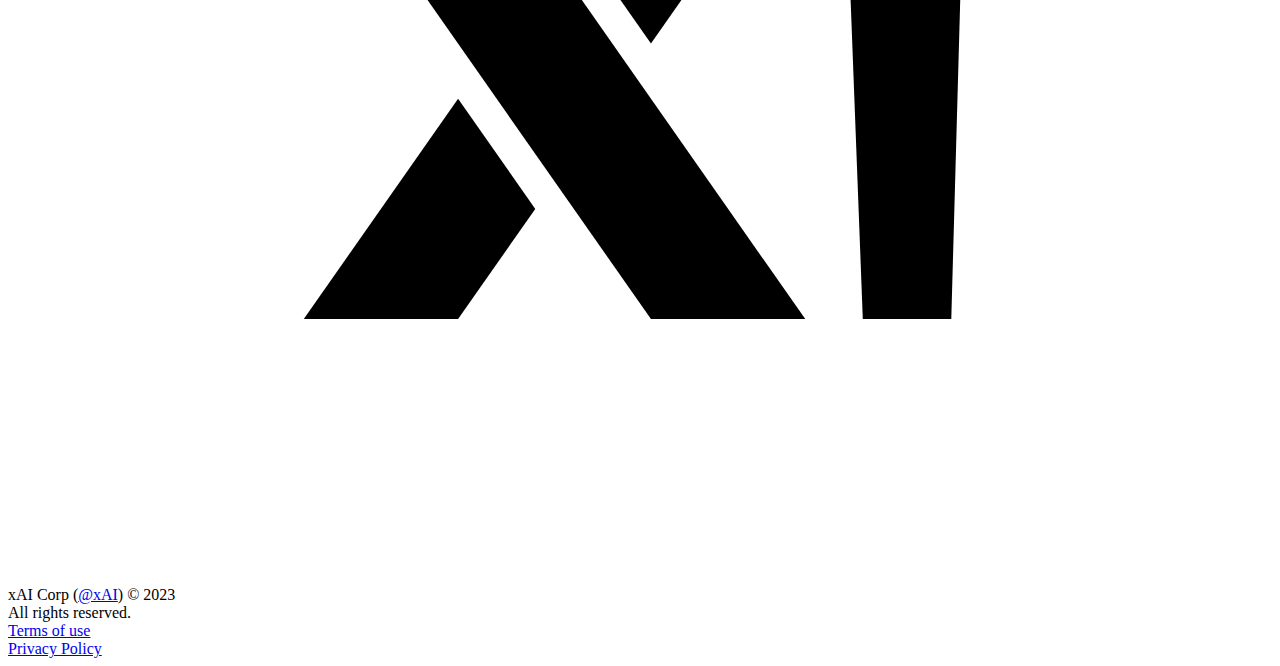
<file: legal/privacy-policy/index.html>
<!doctype html><html lang=en><head><meta charset=utf-8><meta content="width=device-width,initial-scale=1" name=viewport><meta content="Our privacy policy." name=description><meta content=summary_large_image name=twitter:card><meta content="Privacy policy" name=twitter:title><meta content="Our privacy policy." name=twitter:description><meta content=https://x.ai/x_privacy_policy.jpg name=twitter:image><meta content=https://x.ai/legal/privacy-policy/ property=og:url><meta content=website property=og:type><meta content="Privacy policy" property=og:title><meta content="Our privacy policy." property=og:description><meta content=https://x.ai/x_privacy_policy.jpg property=og:image><link href="https://fonts.googleapis.com/css2?&family=Nunito:ital,wght@0,200;0,300;0,400;0,500;0,600;0,700;0,800;0,900;0,1000;1,200;1,300;1,400;1,500;1,600;1,700;1,800;1,900;1,1000&display=swap" rel=stylesheet><link href=https://x.ai/favicon.svg rel=icon type=image/svg+xml><title>Privacy policy</title><link href=https://fonts.googleapis.com rel=preconnect><link crossorigin href=https://fonts.gstatic.com rel=preconnect><link as=image href=https://x.ai/bg_square_large.webp rel=preload><link as=image href=https://x.ai/bg_square_small.webp rel=preload><link href=https://x.ai/styles.css rel=stylesheet><body><div class=stars><div class="animation stars-small"></div><div class="animation stars-large"></div></div><header id=header><div class=background></div><div class=container><div class=content><a href=https://x.ai/><img alt="xAI Logo" src=/inverse_xai_logo_5.svg></a><nav><a href=https://x.ai/> Grok</a><a href=/about/> About</a><a href=/career/> Join us</a><a href=/prompt-ide/> PromptIDE</a></nav></div></div></header><div id=swup><section class=page-teaser><div class=gradient></div><div class=container><div class=hero><h1 class=animated><span>xAI</span> <span>Privacy</span> <span>Policy</span></h1></div></div></section><section class=page><div class=container><div class=page-content><h2 id=xai-privacy-policy>xAI Privacy Policy</h2><p>Effective Date: 11-04-2023<p>At X.AI Corp. ("xAI", "our", "us" or "we"), we value your privacy and are committed to being fair, accountable, and transparent in how we handle your personal information. Our Privacy Policy outlines how we collect and use your personal information, including what information we may use to train our models, our responsibilities, and the rights you have when you use our Services.<p>Remember that your use of our Services is at all times subject to our <a href=https://x.ai/legal/terms-of-service/>Terms of Use</a>, which incorporates this Privacy Policy. Any terms we use in this Privacy Policy without defining them have the definitions given to them in the Terms of Use.<p>Please also note that this Privacy Policy does not apply if we process your personal information for or on behalf of a third party (for example, where we process your personal information at the direction of one of our enterprise customers). In that case, the enterprise customer's privacy policy or other agreement between you and them, and not this Privacy Policy, would apply to such processing. If you wish to discontinue such processing or otherwise exercise your rights with respect to such personal information, please contact the enterprise on whose behalf we are processing such data.<h2 id=1-collection-of-your-personal-information>1. Collection of your personal information</h2><p>Personal information you provide us:<ul><li><p><em>Account Information:</em> When you leverage your existing X Corp ("X") credentials to create an account with us, X shares the following information with us at your direction: Twitter/X handle/username; your publicly visible name on X; numeric Twitter ID; the URL to the your profile picture; and whether or not you are subscribed to X Premium.</p><li><p><em>Payment Information:</em> We may collect payment card information directly from you and details regarding your transactions with us.</p><li><p><em>Contact Details:</em> If you communicate with us we may collect your name, contact details, and any other information you voluntarily choose to provide us.</p><li><p><em>Usage Data</em>: Any other information that you actively provide to us via the Services, including any personal information included in your input, file uploaded by you, or any feedback from or related to our models.</p></ul><p>Personal information you actively provide through the use of our Services, (collectively, "Technical Usage Data"):<ul><li><p><em>Device Information:</em> Technical information such as your IP address, device type, country from which you access, browser type and version, browser plug-in types and versions, operating system.</p><li><p><em>Analytics</em>: Information about your use such as page clicks, time and length of visits, pages visited, traffic data, location data, weblogs and other communication data.</p><li><p><em>Cookies:</em> Some pages on our website use cookies and other tracking technology to offer you a more tailored experience by understanding and remembering your particular browsing preferences. Where we use cookies on our website, you may block these at any time.</p></ul><h2 id=2-how-we-use-your-personal-information>2. How we use your personal information</h2><p>We may use your personal information for the following purposes:<ul><li><p>To provide, maintain, analyze, and improve the usage of our Services, including providing support and assistance for the Services.</p><li><p>To train our models, but only with the Usage Data you voluntarily choose to provide to us. For clarity, we do not train our models using your Account Information, Payment Information, Contact Details, or Technical Usage Data.</p><li><p>To communicate with you, deal with and respond to your enquiries and system queries, and tailor how our Services respond to you (including personalization of results).</p><li><p>To ensure the security of our Services by preventing and detecting fraud, unauthorized use and other unlawful use of our Services.</p><li><p>To keep a record of your consent and to manage your data subject rights requests.</p><li><p>To allow us to take payment for access to certain aspects of our Services.</p><li><p>To develop and market the new and current products and services.</p><li><p>To meet our legal requirements, including:</p> <ul><li><p>To fulfill our legal obligations under applicable law, regulation, court order or other legal process, such as preventing, detecting and investigating security incidents and potentially illegal or prohibited activities.</p><li><p>To protect the rights, property or safety of you, xAI, or another party, and to resolve disputes.</p><li><p>To perform and enforce our contractual obligations, including the creation, adherence, and execution of the purchase agreement for the products, items, or services you have bought, or any other contract made with us through the Services.</p></ul></ul><p>We may anonymize, aggregate, and report and statistics about users of our website or our Services for the purpose of internal reporting, reporting to our affiliates, or reporting to other third parties, and for our marketing and promotion purposes. None of these anonymized, aggregated reports or statistics will enable our users to be personally identified.<h2 id=3-disclosure-of-personal-information>3. Disclosure of personal information</h2><p>Any third parties with whom we share your personal information are limited (by law and by contract) in their ability to use your personal information. We will always ensure that any third parties with whom we share your personal information are subject to privacy and security obligations consistent with applicable laws.<ul><li><p><em>Vendors and service providers:</em> To assist in providing the Services to you or performing business operations we may provide your personal information to vendors and service providers including hosting services, cloud services, web analytics, payment processors, sub-contractors, insurers, among others.</p><li><p><em>Business transfers:</em> All of your personal information that we collect may be transferred to a third party if we undergo a merger, acquisition, bankruptcy or other transaction in which that third party assumes control of our business (in whole or in part). Should one of these events occur, we will make reasonable efforts to notify you before your information becomes subject to different privacy and security policies and practices.</p><li><p><em>Legal requirements:</em> We may share personal information that we collect with third parties in conjunction with any of the activities set forth under the "To meet our legal requirements" section above. This may include exchanging personal information with other organizations for the purposes of fraud protection.</p><li><p><em>Affiliates</em>: We may disclose personal information to our affiliates, meaning an entity that controls, is controlled by, or is under common control with xAI.</p></ul><p>Save as expressly detailed above, we do not share, sell or rent any of your personal information to any third party and will not do so without updating this policy, notifying you, or, where necessary, obtaining your consent.<h2 id=4-your-rights>4. Your rights</h2><p>Depending on where you are based and subject to applicable legal exceptions you may have certain rights in relation to your personal information. For example you may have the right to:<ul><li><p><strong>Right of access.</strong> You have a right to access specific pieces of personal information we hold about you. You can ask us for a copy of your personal information; confirmation as to whether your personal information is being used by us; details about how and why it is being used; and, details about the parties with whom it has been shared and the business or commercial purpose for such sharing.</p><li><p><strong>Right to update your information.</strong> You have a right to request an update to any of your personal information which is out of date or incorrect.</p><li><p><strong>Right to delete your information.</strong> You have a right to ask us to delete any personal information which we are holding about you in certain specific circumstances.</p><li><p><strong>Right to restrict use of your information:</strong> You have a right to ask us to restrict the way that we process your personal information in certain specific circumstances.</p><li><p><strong>Right to data portability:</strong> You have a right to ask us to provide your personal information to a third party provider of services.</p><li><p><strong>Right to object.</strong> You have a right to ask us to consider any valid objections which you have to our use of your personal information where we process your personal information on the basis of our or another person's legitimate interest.</p></ul><p>You can exercise some of these rights through your xAI account but if you are unable to do so please contact us at <a href="/cdn-cgi/l/email-protection#96e6e4ffe0f7f5efd6eeb8f7ff"><span class="__cf_email__" data-cfemail="5727253e2136342e172f79363e">[email&#160;protected]</span></a>. We will consider all such requests and provide our response within a reasonable period and in any event within the period allowed under applicable law. Please note, however, that certain personal information may be exempt from such requests in certain circumstances, for example if we need to keep using the information to comply with our own legal obligations or to establish, exercise or defend legal claims.<p>If an exception applies, we will tell you this when responding to your request. We may request you provide us with information necessary to confirm your identity before responding to any request you make.<h2 id=5-how-we-keep-your-personal-information-secure-and-retention>5. How we keep your personal information secure and retention</h2><p>xAI is committed to protecting your personal information from loss, theft and misuse. We take reasonable precautions to safeguard the confidentiality of your personal information, including through use of appropriate organizational and technical measures.<p>In the course of provision of your personal information to us, your personal information may be transferred over the internet. Although we make every effort to protect the personal information which you provide to us, the transmission of information over the internet is not completely secure. As such, you acknowledge and accept that we cannot guarantee the security of your personal information transmitted to our website and that any such transmission is at your own risk. Once we have received your personal information, we will use strict procedures and security features to prevent unauthorized access to it.<p>We keep your personal information for no longer than necessary for the purposes for which the personal information is processed. The length of time for which we retain personal information depends on the purposes for which we collect and use it and/or as required to comply with applicable laws and to establish, exercise or defend our legal rights.<h2 id=6-links-to-other-websites>6. Links to other websites</h2><p>Our Services may contain hyperlinks to websites that are not operated by us. These hyperlinks are provided for your reference and convenience only and do not imply any endorsement of the activities of such third-party websites or any association with their operators. This Privacy Policy only applies to the personal information that we collect or which we receive from our third parties as detailed in this Privacy Policy, and we cannot be responsible for personal information about you that is collected and stored by third parties. Third party websites have their own terms and conditions and privacy policies, and you should read these carefully before you submit any personal information to these websites. We do not endorse or otherwise accept any responsibility or liability for the content of such third party websites or third party terms and conditions or policies.<h2 id=7-children>7. Children</h2><p>As noted in the Terms of Use, our Services are not directed at children or minors under the age of 18 and we do not knowingly collect any personal information from them.<p>If you are a child under the age of 18, please do not attempt to register for or otherwise use our Services. If we learn that we have inadvertently obtained personal information about a child under the age of 18 via our Services, or from any other source, then we will delete that information as soon as possible.<p>Please contact us at <a href="/cdn-cgi/l/email-protection#9bebe9f2edfaf8e2dbe3b5faf2"><span class="__cf_email__" data-cfemail="3343415a4552504a734b1d525a">[email&#160;protected]</span></a> if you are aware that we may have inadvertently collected personal information from a child under the age of 18.<h2 id=8-marketing>8. Marketing</h2><p>We do not collect and use your personal information for marketing purposes and do not share your personal information with third parties for the purpose of marketing.<h2 id=9-international>9. International</h2><p>By using our Services, you understand and acknowledge your personal information will be used, stored and/or accessed by us (an entity based in the United States) and disclosed to our service providers in other jurisdictions.<p>If you are based in the UK or EEA, our legal basis for processing your personal information include:<ul><li><p>Performance of a Contract: We process your Account Information, Payment Information, Contact Details, Usage Data, and Technical Usage Data to provide you our Services under our Terms of Use. If you do not provide this information we cannot provide services to you.</p><li><p>Legitimate Interests (running, developing, and improving our Services and our business in furtherance of the legitimate interest of us or third parties): We may process your Account information, Contact Details, Usage Data, and Technical Usage Data. We may also deidentify or anonymize personal information to further our legitimate interests.</p><li><p>Consent: In some cases, we process personal information based on the consent you expressly grant to us at the time we collect such data. When we process personal information based on your consent, it will be expressly indicated to you at the point and time of collection.</p><li><p>Other Processing Grounds: From time to time we may also need to process personal information to comply with a legal obligation, if it is necessary to protect the vital interests of you or others, or if it is necessary for a task carried out in the public interest.</p></ul><p>We provide any personal information about you to any non-UK and non-EEA third party, we will take appropriate measures to ensure that the recipient protects your personal information adequately in accordance with this Privacy Policy. These measures may include the following:<ul><li><p>Ensuring that there is an adequacy decision by the UK Government in the case of transfers out of the UK, or by the European Commission in the case of transfers out of the EEA, which means that the recipient country is deemed to provide adequate protection for such personal information including reliance on the EU-U.S. Data Privacy Framework (EU-U.S. DPF) and the UK Extension to the EU-U.S. DPF as set forth by the U.S. Department of Commerce; or</p><li><p>Where we have in place standard model contractual arrangements with the recipient which have been approved by the European Commission for transfers outside the EEA or the UK Government (for transfers out of the UK).</p></ul><p>Further details on the steps we take to protect your personal information, in these cases, are available from us on request by contacting us by email at <a href="/cdn-cgi/l/email-protection" class="__cf_email__" data-cfemail="d4a4a6bda2b5b7ad94acfab5bd">[email&#160;protected]</a> at any time.<p><em>Complaints</em>: If you are based in the UK or EEA, you may also make a complaint to the Information Commissioner's Office, or the data protection regulator in the country within the EEA where you usually live or work, or where an alleged infringement of applicable data protection laws has taken place. Alternatively, you may seek a remedy through the courts if you believe your rights have been breached.<h2 id=10-additional-information-for-users-based-in-the-u-s>10. Additional Information for Users based in the U.S.</h2><p>This chart provides additional details regarding the categories of personal information that we collect and have collected over the past 12 months. Please refer to the sections above regarding how we collect your personal information, how we use your personal information, and how we disclose your personal information for further detail.</p><style>table th:first-of-type {width:45%}table th:nth-of-type(2){width:5%}table th:nth-of-type(3){width:45%}</style><table><thead><tr><th>Category of Personal Information<th><th>Categories of Third Parties With Whom We Share this Personal Information<tbody><tr><td>Identifiers, including Account Information we receive when you log into our platform and Contact Details you provide to us<td><td>Service providers, analytics partners, and parties you authorize, access or authenticate.<tr><td>Payment Information, to facilitate your transactions with us<td><td>Service providers.<tr><td>Commercial information, such as records of your transaction history<td><td>Service providers, analytics partners, and parties you authorize, access or authenticate.<tr><td>Device information, including your Technical Usage Data.<td><td>Service providers, analytics partners, and parties you authorize, access or authenticate.<tr><td>Web analytics, including your Technical Usage Data.<td><td>Service providers, analytics partners, and parties you authorize, access or authenticate.<tr><td>Photos, including as provided in the Account Information we receive when you log into our platform<td><td>Service providers, analytics partners, and parties you authorize, access or authenticate.<tr><td>Other identifying information that you voluntarily choose to provide, including in the form Usage Data, emails, letters, texts, or other communications you send us<td><td>Service providers, analytics partners, and parties you authorize, access or authenticate.</table><p>We do not collect or process sensitive personal information with the purpose of inferring any characteristics about you and have not "sold" or "shared" (as those terms are defined under U.S. privacy laws) personal information.<p>In addition to the rights detailed above, depending on what law applies and subject to certain exceptions you may also have the following rights and:<ul><li><p>The right to submit certain privacy requests through and Authorized Agents</p><li><p>The right to request deletion of your personal information</p><li><p>The right to be free from discrimination for exercising the rights afforded to you under applicable privacy laws</p></ul><p><em>Exercising your rights</em>: Some of these rights may be exercised in the xAI service but others you will need to submit a request to <a href="/cdn-cgi/l/email-protection#6d1d1f041b0c0e142d15430c04"><span class="__cf_email__" data-cfemail="0c7c7e657a6d6f754c74226d65">[email&#160;protected]</span></a>.<p><em>Verification:</em> In order to protect your personal information, your ability to exercise some of the rights detailed in this Privacy Policy may be subject to your ability to verify that you are the person about whom your request pertains. If you have an account, we may require you to verify your identity by validating your account credentials. If you do not, or we suspect fraudulent or malicious activity, we may ask you to supply additional information to allow us to verify your identity.<p><em>Authorized Agents:</em> To exercise your rights using an Authorized Agent (as defined under applicable law). To do this, you must provide your Authorized Agent with written permission to exercise your rights on your behalf, and we may request a copy of this written permission from your Authorized Agent when they make a request on your behalf.<p><em>Appeals:</em> The right to appeal a decision we make. If we refuse to take action on a request within a reasonable period of time after receiving your request you may appeal our decision by emailing us at <a href="/cdn-cgi/l/email-protection#4636342f3027253f063e68272f"><span class="__cf_email__" data-cfemail="91e1e3f8e7f0f2e8d1e9bff0f8">[email&#160;protected]</span></a>. In such an appeal, you must (1) provide sufficient information to allow us to verify that you are the person about whom the original request pertains and to identify the original request, and (2) provide a description of the basis of your appeal. Please note that your appeal will be subject to your rights and obligations afforded to you under applicable law.<p><em>Do Not Track</em> Please note that because the effect of "Do Not Track" signals remains unclear, and there continues to be no consistent industry understanding of how to respond to such a signal, we do not alter our privacy practices when we detect a "Do Not Track" signal from your browser.<h2 id=12-changes-to-our-privacy-policy-and-further-questions>12. Changes to our Privacy Policy and further questions</h2><p>We may update our Privacy Policy from time to time. Any changes we make to our Privacy Policy in the future will be posted on this page and, where appropriate, notified to you by email. Please check back frequently to see any updates or changes. If you use the Services after any changes to the Privacy Policy have been posted, that means you agree to all of the changes.<p>If you have any queries or complaints about our collection, use or storage of your personal information, or if you wish to exercise any of your rights in relation to your personal information, please contact <a href="/cdn-cgi/l/email-protection#0575776c7364667c457d2b646c"><span class="__cf_email__" data-cfemail="cbbbb9a2bdaaa8b28bb3e5aaa2">[email&#160;protected]</span></a>.</div></div></section></div><footer><div class=container><div class=footer-content><img alt="xAI Logo" src=/inverse_xai_logo_5.svg><div class=left>xAI Corp (<a href=https://x.com/xai>@xAI</a>) © 2023<br> All rights reserved.</div><div class=right><a href=/legal/terms-of-service/> Terms of use </a><br><a href=/legal/privacy-policy/> Privacy Policy </a><br></div></div></div></footer><script data-cfasync="false" src="/cdn-cgi/scripts/5c5dd728/cloudflare-static/email-decode.min.js"></script><script [data-swup-ignore-script] src=https://x.ai/main.js></script>
</file>
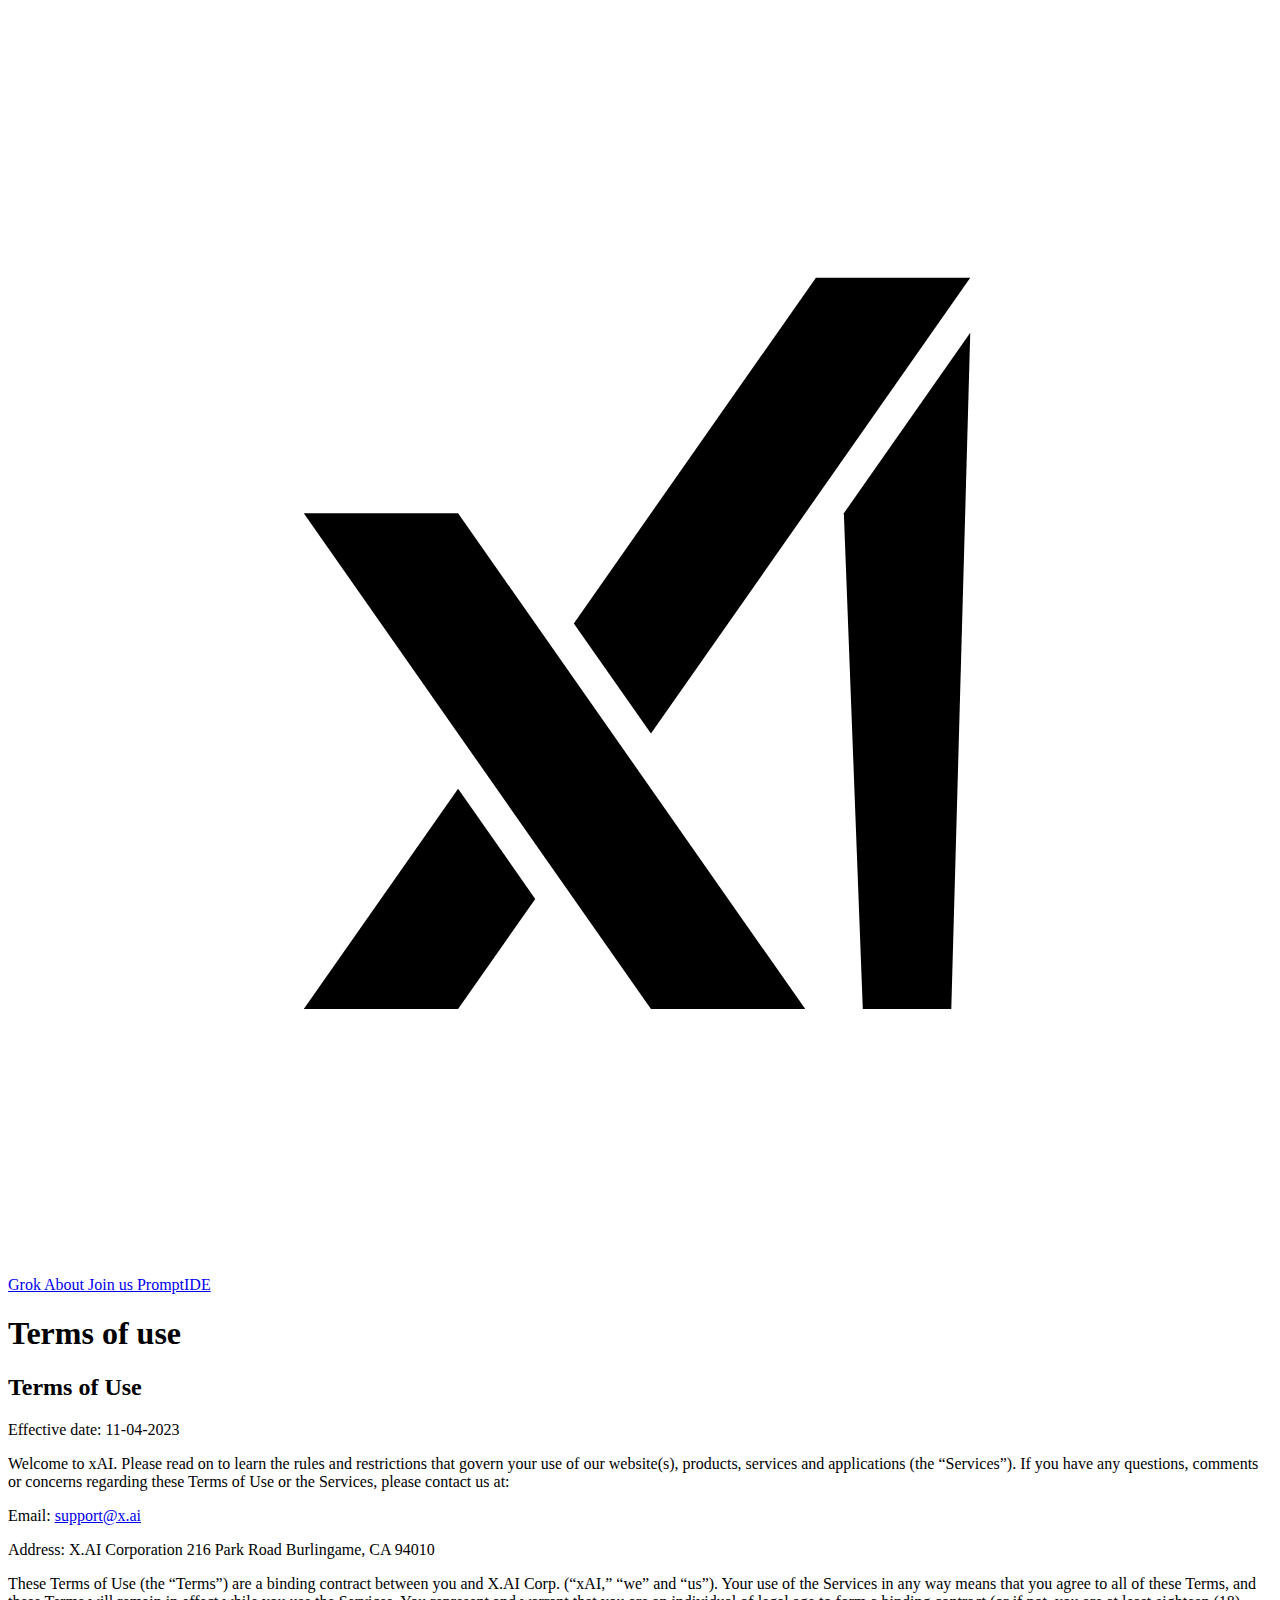
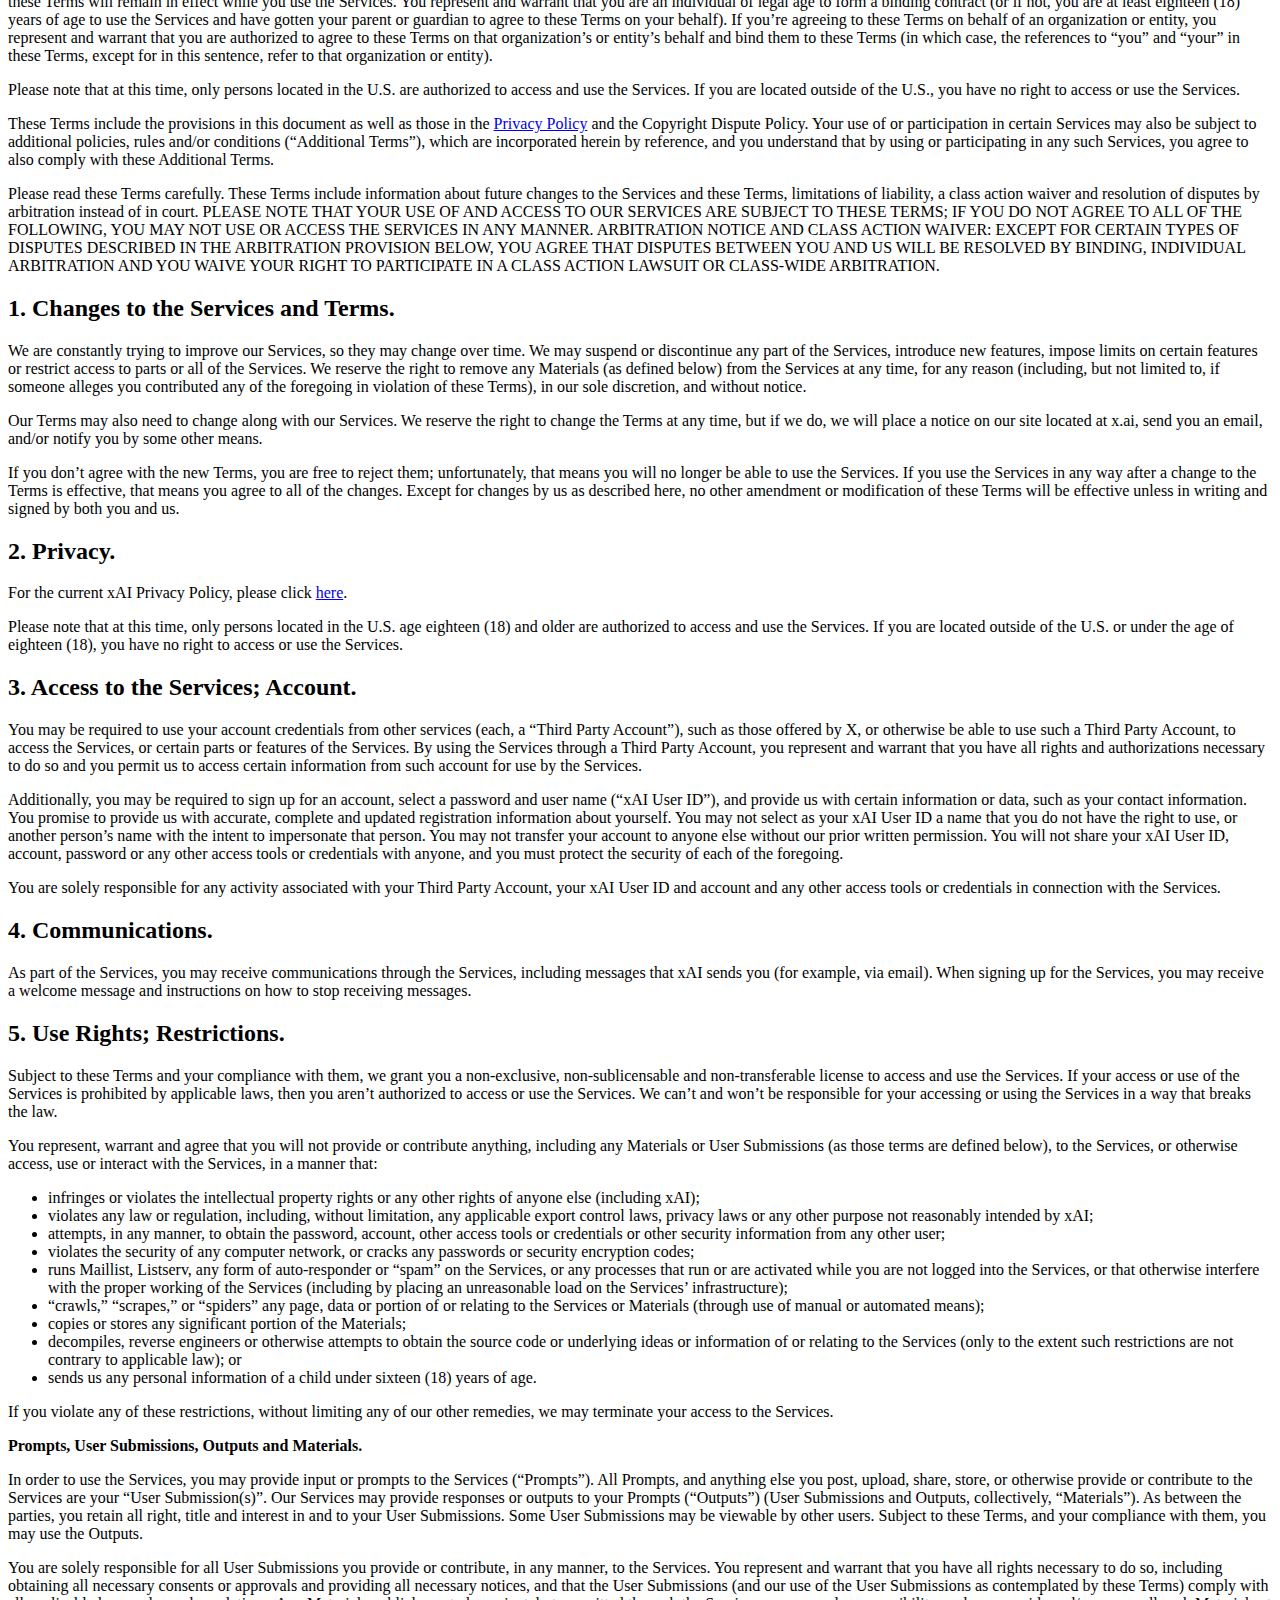
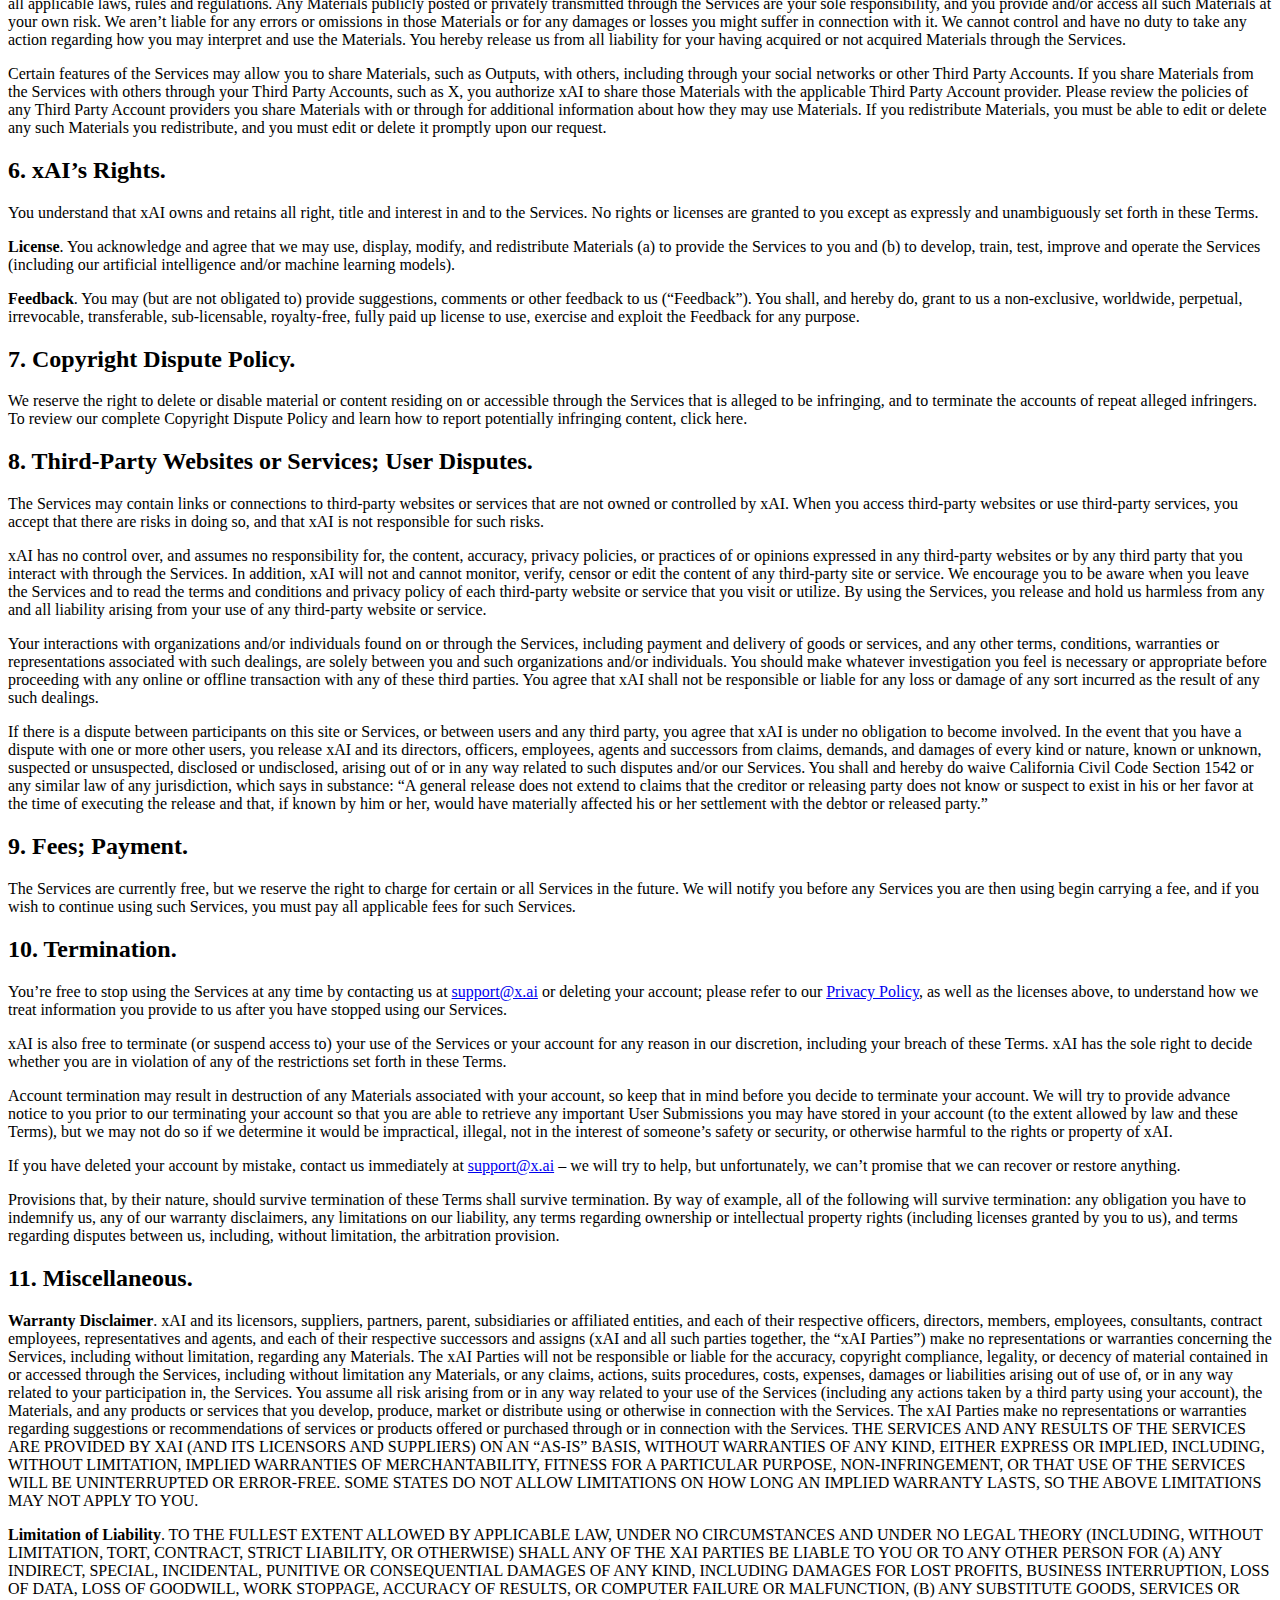
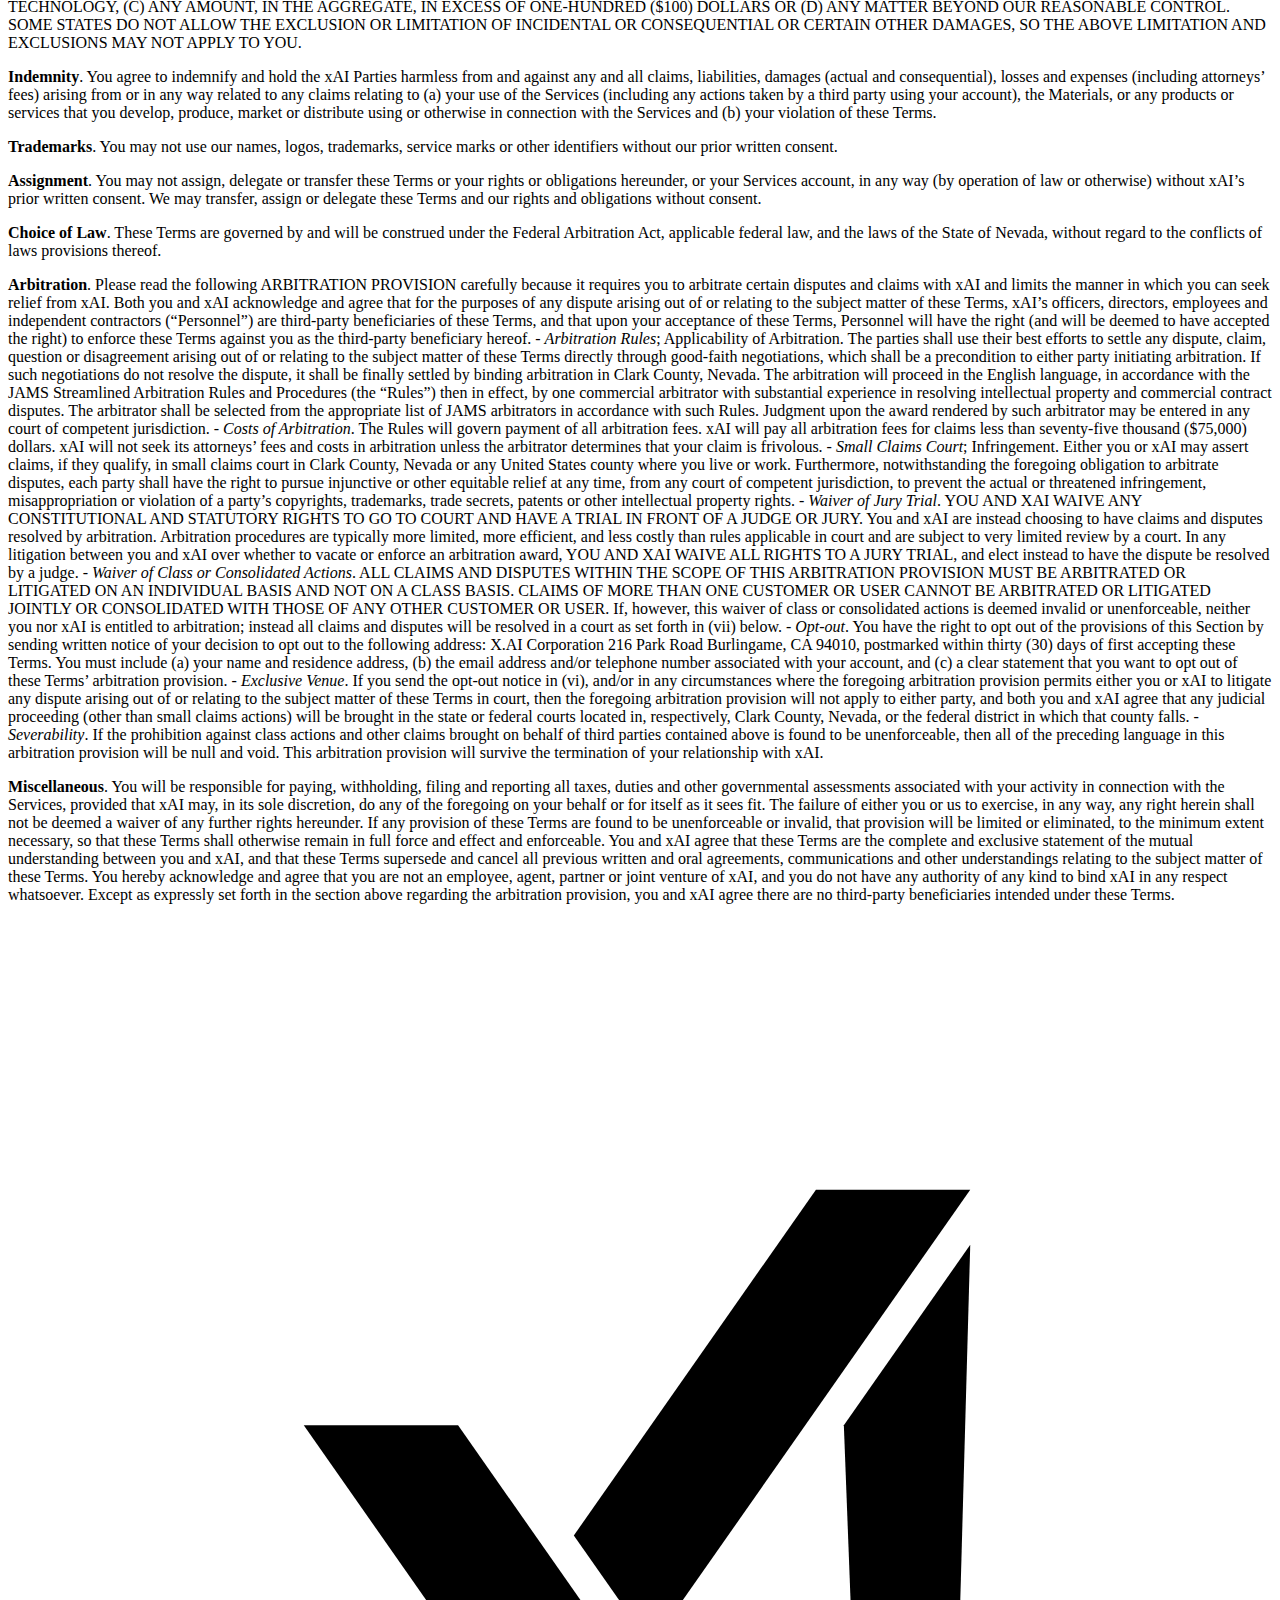
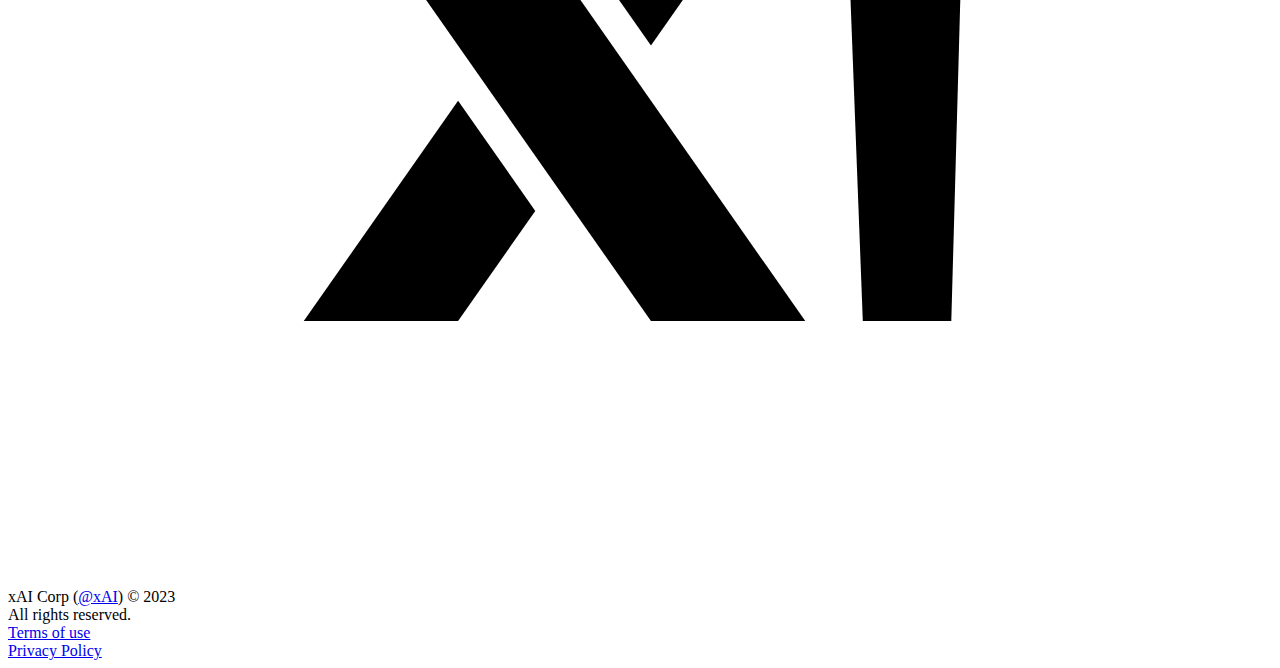
<file: legal/terms-of-service/index.html>
<!doctype html><html lang=en><head><meta charset=utf-8><meta content="width=device-width,initial-scale=1" name=viewport><meta name=description><meta content=summary_large_image name=twitter:card><meta content="Terms of use" name=twitter:title><meta name=twitter:description><meta content=https://x.ai/x_terms_of_use.jpg name=twitter:image><meta content=https://x.ai/legal/terms-of-service/ property=og:url><meta content=website property=og:type><meta content="Terms of use" property=og:title><meta property=og:description><meta content=https://x.ai/x_terms_of_use.jpg property=og:image><link href="https://fonts.googleapis.com/css2?&family=Nunito:ital,wght@0,200;0,300;0,400;0,500;0,600;0,700;0,800;0,900;0,1000;1,200;1,300;1,400;1,500;1,600;1,700;1,800;1,900;1,1000&display=swap" rel=stylesheet><link href=https://x.ai/favicon.svg rel=icon type=image/svg+xml><title>Terms of use</title><link href=https://fonts.googleapis.com rel=preconnect><link crossorigin href=https://fonts.gstatic.com rel=preconnect><link as=image href=https://x.ai/bg_square_large.webp rel=preload><link as=image href=https://x.ai/bg_square_small.webp rel=preload><link href=https://x.ai/styles.css rel=stylesheet><body><div class=stars><div class="animation stars-small"></div><div class="animation stars-large"></div></div><header id=header><div class=background></div><div class=container><div class=content><a href=https://x.ai/><img alt="xAI Logo" src=/inverse_xai_logo_5.svg></a><nav><a href=https://x.ai/> Grok</a><a href=/about/> About</a><a href=/career/> Join us</a><a href=/prompt-ide/> PromptIDE</a></nav></div></div></header><div id=swup><section class=page-teaser><div class=gradient></div><div class=container><div class=hero><h1 class=animated><span>Terms</span> <span>of</span> <span>use</span></h1></div></div></section><section class=page><div class=container><div class=page-content><h2 id=terms-of-use>Terms of Use</h2><p>Effective date: 11-04-2023<p>Welcome to xAI. Please read on to learn the rules and restrictions that govern your use of our website(s), products, services and applications (the “Services”). If you have any questions, comments or concerns regarding these Terms of Use or the Services, please contact us at:<p>Email: <a href="/cdn-cgi/l/email-protection#53202623233c2127132b7d323a"><span class="__cf_email__" data-cfemail="becdcbceced1cccafec690dfd7">[email&#160;protected]</span></a><p>Address: X.AI Corporation 216 Park Road Burlingame, CA 94010<p>These Terms of Use (the “Terms”) are a binding contract between you and X.AI Corp. (“xAI,” “we” and “us”). Your use of the Services in any way means that you agree to all of these Terms, and these Terms will remain in effect while you use the Services. You represent and warrant that you are an individual of legal age to form a binding contract (or if not, you are at least eighteen (18) years of age to use the Services and have gotten your parent or guardian to agree to these Terms on your behalf). If you’re agreeing to these Terms on behalf of an organization or entity, you represent and warrant that you are authorized to agree to these Terms on that organization’s or entity’s behalf and bind them to these Terms (in which case, the references to “you” and “your” in these Terms, except for in this sentence, refer to that organization or entity).<p>Please note that at this time, only persons located in the U.S. are authorized to access and use the Services. If you are located outside of the U.S., you have no right to access or use the Services.<p>These Terms include the provisions in this document as well as those in the <a href=https://x.ai/legal/privacy-policy/>Privacy Policy</a> and the Copyright Dispute Policy. Your use of or participation in certain Services may also be subject to additional policies, rules and/or conditions (“Additional Terms”), which are incorporated herein by reference, and you understand that by using or participating in any such Services, you agree to also comply with these Additional Terms.<p>Please read these Terms carefully. These Terms include information about future changes to the Services and these Terms, limitations of liability, a class action waiver and resolution of disputes by arbitration instead of in court. PLEASE NOTE THAT YOUR USE OF AND ACCESS TO OUR SERVICES ARE SUBJECT TO THESE TERMS; IF YOU DO NOT AGREE TO ALL OF THE FOLLOWING, YOU MAY NOT USE OR ACCESS THE SERVICES IN ANY MANNER. ARBITRATION NOTICE AND CLASS ACTION WAIVER: EXCEPT FOR CERTAIN TYPES OF DISPUTES DESCRIBED IN THE ARBITRATION PROVISION BELOW, YOU AGREE THAT DISPUTES BETWEEN YOU AND US WILL BE RESOLVED BY BINDING, INDIVIDUAL ARBITRATION AND YOU WAIVE YOUR RIGHT TO PARTICIPATE IN A CLASS ACTION LAWSUIT OR CLASS-WIDE ARBITRATION.<h2 id=1-changes-to-the-services-and-terms>1. Changes to the Services and Terms.</h2><p>We are constantly trying to improve our Services, so they may change over time. We may suspend or discontinue any part of the Services, introduce new features, impose limits on certain features or restrict access to parts or all of the Services. We reserve the right to remove any Materials (as defined below) from the Services at any time, for any reason (including, but not limited to, if someone alleges you contributed any of the foregoing in violation of these Terms), in our sole discretion, and without notice.<p>Our Terms may also need to change along with our Services. We reserve the right to change the Terms at any time, but if we do, we will place a notice on our site located at x.ai, send you an email, and/or notify you by some other means.<p>If you don’t agree with the new Terms, you are free to reject them; unfortunately, that means you will no longer be able to use the Services. If you use the Services in any way after a change to the Terms is effective, that means you agree to all of the changes. Except for changes by us as described here, no other amendment or modification of these Terms will be effective unless in writing and signed by both you and us.<h2 id=2-privacy>2. Privacy.</h2><p>For the current xAI Privacy Policy, please click <a href=https://x.ai/legal/privacy-policy/>here</a>.<p>Please note that at this time, only persons located in the U.S. age eighteen (18) and older are authorized to access and use the Services. If you are located outside of the U.S. or under the age of eighteen (18), you have no right to access or use the Services.<h2 id=3-access-to-the-services-account>3. Access to the Services; Account.</h2><p>You may be required to use your account credentials from other services (each, a “Third Party Account”), such as those offered by X, or otherwise be able to use such a Third Party Account, to access the Services, or certain parts or features of the Services. By using the Services through a Third Party Account, you represent and warrant that you have all rights and authorizations necessary to do so and you permit us to access certain information from such account for use by the Services.<p>Additionally, you may be required to sign up for an account, select a password and user name (“xAI User ID”), and provide us with certain information or data, such as your contact information. You promise to provide us with accurate, complete and updated registration information about yourself. You may not select as your xAI User ID a name that you do not have the right to use, or another person’s name with the intent to impersonate that person. You may not transfer your account to anyone else without our prior written permission. You will not share your xAI User ID, account, password or any other access tools or credentials with anyone, and you must protect the security of each of the foregoing.<p>You are solely responsible for any activity associated with your Third Party Account, your xAI User ID and account and any other access tools or credentials in connection with the Services.<h2 id=4-communications>4. Communications.</h2><p>As part of the Services, you may receive communications through the Services, including messages that xAI sends you (for example, via email). When signing up for the Services, you may receive a welcome message and instructions on how to stop receiving messages.<h2 id=5-use-rights-restrictions>5. Use Rights; Restrictions.</h2><p>Subject to these Terms and your compliance with them, we grant you a non-exclusive, non-sublicensable and non-transferable license to access and use the Services. If your access or use of the Services is prohibited by applicable laws, then you aren’t authorized to access or use the Services. We can’t and won’t be responsible for your accessing or using the Services in a way that breaks the law.<p>You represent, warrant and agree that you will not provide or contribute anything, including any Materials or User Submissions (as those terms are defined below), to the Services, or otherwise access, use or interact with the Services, in a manner that:<ul><li>infringes or violates the intellectual property rights or any other rights of anyone else (including xAI);<li>violates any law or regulation, including, without limitation, any applicable export control laws, privacy laws or any other purpose not reasonably intended by xAI;<li>attempts, in any manner, to obtain the password, account, other access tools or credentials or other security information from any other user;<li>violates the security of any computer network, or cracks any passwords or security encryption codes;<li>runs Maillist, Listserv, any form of auto-responder or “spam” on the Services, or any processes that run or are activated while you are not logged into the Services, or that otherwise interfere with the proper working of the Services (including by placing an unreasonable load on the Services’ infrastructure);<li>“crawls,” “scrapes,” or “spiders” any page, data or portion of or relating to the Services or Materials (through use of manual or automated means);<li>copies or stores any significant portion of the Materials;<li>decompiles, reverse engineers or otherwise attempts to obtain the source code or underlying ideas or information of or relating to the Services (only to the extent such restrictions are not contrary to applicable law); or<li>sends us any personal information of a child under sixteen (18) years of age.</ul><p>If you violate any of these restrictions, without limiting any of our other remedies, we may terminate your access to the Services.<p><strong>Prompts, User Submissions, Outputs and Materials.</strong><p>In order to use the Services, you may provide input or prompts to the Services (“Prompts”). All Prompts, and anything else you post, upload, share, store, or otherwise provide or contribute to the Services are your “User Submission(s)”. Our Services may provide responses or outputs to your Prompts (“Outputs”) (User Submissions and Outputs, collectively, “Materials”). As between the parties, you retain all right, title and interest in and to your User Submissions. Some User Submissions may be viewable by other users. Subject to these Terms, and your compliance with them, you may use the Outputs.<p>You are solely responsible for all User Submissions you provide or contribute, in any manner, to the Services. You represent and warrant that you have all rights necessary to do so, including obtaining all necessary consents or approvals and providing all necessary notices, and that the User Submissions (and our use of the User Submissions as contemplated by these Terms) comply with all applicable laws, rules and regulations. Any Materials publicly posted or privately transmitted through the Services are your sole responsibility, and you provide and/or access all such Materials at your own risk. We aren’t liable for any errors or omissions in those Materials or for any damages or losses you might suffer in connection with it. We cannot control and have no duty to take any action regarding how you may interpret and use the Materials. You hereby release us from all liability for your having acquired or not acquired Materials through the Services.<p>Certain features of the Services may allow you to share Materials, such as Outputs, with others, including through your social networks or other Third Party Accounts. If you share Materials from the Services with others through your Third Party Accounts, such as X, you authorize xAI to share those Materials with the applicable Third Party Account provider. Please review the policies of any Third Party Account providers you share Materials with or through for additional information about how they may use Materials. If you redistribute Materials, you must be able to edit or delete any such Materials you redistribute, and you must edit or delete it promptly upon our request.<h2 id=6-xai-s-rights>6. xAI’s Rights.</h2><p>You understand that xAI owns and retains all right, title and interest in and to the Services. No rights or licenses are granted to you except as expressly and unambiguously set forth in these Terms.<p><strong>License</strong>. You acknowledge and agree that we may use, display, modify, and redistribute Materials (a) to provide the Services to you and (b) to develop, train, test, improve and operate the Services (including our artificial intelligence and/or machine learning models).<p><strong>Feedback</strong>. You may (but are not obligated to) provide suggestions, comments or other feedback to us (“Feedback”). You shall, and hereby do, grant to us a non-exclusive, worldwide, perpetual, irrevocable, transferable, sub-licensable, royalty-free, fully paid up license to use, exercise and exploit the Feedback for any purpose.<h2 id=7-copyright-dispute-policy>7. Copyright Dispute Policy.</h2><p>We reserve the right to delete or disable material or content residing on or accessible through the Services that is alleged to be infringing, and to terminate the accounts of repeat alleged infringers. To review our complete Copyright Dispute Policy and learn how to report potentially infringing content, click here.<h2 id=8-third-party-websites-or-services-user-disputes>8. Third-Party Websites or Services; User Disputes.</h2><p>The Services may contain links or connections to third-party websites or services that are not owned or controlled by xAI. When you access third-party websites or use third-party services, you accept that there are risks in doing so, and that xAI is not responsible for such risks.<p>xAI has no control over, and assumes no responsibility for, the content, accuracy, privacy policies, or practices of or opinions expressed in any third-party websites or by any third party that you interact with through the Services. In addition, xAI will not and cannot monitor, verify, censor or edit the content of any third-party site or service. We encourage you to be aware when you leave the Services and to read the terms and conditions and privacy policy of each third-party website or service that you visit or utilize. By using the Services, you release and hold us harmless from any and all liability arising from your use of any third-party website or service.<p>Your interactions with organizations and/or individuals found on or through the Services, including payment and delivery of goods or services, and any other terms, conditions, warranties or representations associated with such dealings, are solely between you and such organizations and/or individuals. You should make whatever investigation you feel is necessary or appropriate before proceeding with any online or offline transaction with any of these third parties. You agree that xAI shall not be responsible or liable for any loss or damage of any sort incurred as the result of any such dealings.<p>If there is a dispute between participants on this site or Services, or between users and any third party, you agree that xAI is under no obligation to become involved. In the event that you have a dispute with one or more other users, you release xAI and its directors, officers, employees, agents and successors from claims, demands, and damages of every kind or nature, known or unknown, suspected or unsuspected, disclosed or undisclosed, arising out of or in any way related to such disputes and/or our Services. You shall and hereby do waive California Civil Code Section 1542 or any similar law of any jurisdiction, which says in substance: “A general release does not extend to claims that the creditor or releasing party does not know or suspect to exist in his or her favor at the time of executing the release and that, if known by him or her, would have materially affected his or her settlement with the debtor or released party.”<h2 id=9-fees-payment>9. Fees; Payment.</h2><p>The Services are currently free, but we reserve the right to charge for certain or all Services in the future. We will notify you before any Services you are then using begin carrying a fee, and if you wish to continue using such Services, you must pay all applicable fees for such Services.<h2 id=10-termination>10. Termination.</h2><p>You’re free to stop using the Services at any time by contacting us at <a href="/cdn-cgi/l/email-protection#34474144445b4640744c1a555d"><span class="__cf_email__" data-cfemail="7b080e0b0b14090f3b03551a12">[email&#160;protected]</span></a> or deleting your account; please refer to our <a href=https://x.ai/legal/privacy-policy/>Privacy Policy</a>, as well as the licenses above, to understand how we treat information you provide to us after you have stopped using our Services.<p>xAI is also free to terminate (or suspend access to) your use of the Services or your account for any reason in our discretion, including your breach of these Terms. xAI has the sole right to decide whether you are in violation of any of the restrictions set forth in these Terms.<p>Account termination may result in destruction of any Materials associated with your account, so keep that in mind before you decide to terminate your account. We will try to provide advance notice to you prior to our terminating your account so that you are able to retrieve any important User Submissions you may have stored in your account (to the extent allowed by law and these Terms), but we may not do so if we determine it would be impractical, illegal, not in the interest of someone’s safety or security, or otherwise harmful to the rights or property of xAI.<p>If you have deleted your account by mistake, contact us immediately at <a href="/cdn-cgi/l/email-protection#4a393f3a3a25383e0a32642b23"><span class="__cf_email__" data-cfemail="c4b7b1b4b4abb6b084bceaa5ad">[email&#160;protected]</span></a> – we will try to help, but unfortunately, we can’t promise that we can recover or restore anything.<p>Provisions that, by their nature, should survive termination of these Terms shall survive termination. By way of example, all of the following will survive termination: any obligation you have to indemnify us, any of our warranty disclaimers, any limitations on our liability, any terms regarding ownership or intellectual property rights (including licenses granted by you to us), and terms regarding disputes between us, including, without limitation, the arbitration provision.<h2 id=11-miscellaneous>11. Miscellaneous.</h2><p><strong>Warranty Disclaimer</strong>. xAI and its licensors, suppliers, partners, parent, subsidiaries or affiliated entities, and each of their respective officers, directors, members, employees, consultants, contract employees, representatives and agents, and each of their respective successors and assigns (xAI and all such parties together, the “xAI Parties”) make no representations or warranties concerning the Services, including without limitation, regarding any Materials. The xAI Parties will not be responsible or liable for the accuracy, copyright compliance, legality, or decency of material contained in or accessed through the Services, including without limitation any Materials, or any claims, actions, suits procedures, costs, expenses, damages or liabilities arising out of use of, or in any way related to your participation in, the Services. You assume all risk arising from or in any way related to your use of the Services (including any actions taken by a third party using your account), the Materials, and any products or services that you develop, produce, market or distribute using or otherwise in connection with the Services. The xAI Parties make no representations or warranties regarding suggestions or recommendations of services or products offered or purchased through or in connection with the Services. THE SERVICES AND ANY RESULTS OF THE SERVICES ARE PROVIDED BY XAI (AND ITS LICENSORS AND SUPPLIERS) ON AN “AS-IS” BASIS, WITHOUT WARRANTIES OF ANY KIND, EITHER EXPRESS OR IMPLIED, INCLUDING, WITHOUT LIMITATION, IMPLIED WARRANTIES OF MERCHANTABILITY, FITNESS FOR A PARTICULAR PURPOSE, NON-INFRINGEMENT, OR THAT USE OF THE SERVICES WILL BE UNINTERRUPTED OR ERROR-FREE. SOME STATES DO NOT ALLOW LIMITATIONS ON HOW LONG AN IMPLIED WARRANTY LASTS, SO THE ABOVE LIMITATIONS MAY NOT APPLY TO YOU.<p><strong>Limitation of Liability</strong>. TO THE FULLEST EXTENT ALLOWED BY APPLICABLE LAW, UNDER NO CIRCUMSTANCES AND UNDER NO LEGAL THEORY (INCLUDING, WITHOUT LIMITATION, TORT, CONTRACT, STRICT LIABILITY, OR OTHERWISE) SHALL ANY OF THE XAI PARTIES BE LIABLE TO YOU OR TO ANY OTHER PERSON FOR (A) ANY INDIRECT, SPECIAL, INCIDENTAL, PUNITIVE OR CONSEQUENTIAL DAMAGES OF ANY KIND, INCLUDING DAMAGES FOR LOST PROFITS, BUSINESS INTERRUPTION, LOSS OF DATA, LOSS OF GOODWILL, WORK STOPPAGE, ACCURACY OF RESULTS, OR COMPUTER FAILURE OR MALFUNCTION, (B) ANY SUBSTITUTE GOODS, SERVICES OR TECHNOLOGY, (C) ANY AMOUNT, IN THE AGGREGATE, IN EXCESS OF ONE-HUNDRED ($100) DOLLARS OR (D) ANY MATTER BEYOND OUR REASONABLE CONTROL. SOME STATES DO NOT ALLOW THE EXCLUSION OR LIMITATION OF INCIDENTAL OR CONSEQUENTIAL OR CERTAIN OTHER DAMAGES, SO THE ABOVE LIMITATION AND EXCLUSIONS MAY NOT APPLY TO YOU.<p><strong>Indemnity</strong>. You agree to indemnify and hold the xAI Parties harmless from and against any and all claims, liabilities, damages (actual and consequential), losses and expenses (including attorneys’ fees) arising from or in any way related to any claims relating to (a) your use of the Services (including any actions taken by a third party using your account), the Materials, or any products or services that you develop, produce, market or distribute using or otherwise in connection with the Services and (b) your violation of these Terms.<p><strong>Trademarks</strong>. You may not use our names, logos, trademarks, service marks or other identifiers without our prior written consent.<p><strong>Assignment</strong>. You may not assign, delegate or transfer these Terms or your rights or obligations hereunder, or your Services account, in any way (by operation of law or otherwise) without xAI’s prior written consent. We may transfer, assign or delegate these Terms and our rights and obligations without consent.<p><strong>Choice of Law</strong>. These Terms are governed by and will be construed under the Federal Arbitration Act, applicable federal law, and the laws of the State of Nevada, without regard to the conflicts of laws provisions thereof.<p><strong>Arbitration</strong>. Please read the following ARBITRATION PROVISION carefully because it requires you to arbitrate certain disputes and claims with xAI and limits the manner in which you can seek relief from xAI. Both you and xAI acknowledge and agree that for the purposes of any dispute arising out of or relating to the subject matter of these Terms, xAI’s officers, directors, employees and independent contractors (“Personnel”) are third-party beneficiaries of these Terms, and that upon your acceptance of these Terms, Personnel will have the right (and will be deemed to have accepted the right) to enforce these Terms against you as the third-party beneficiary hereof. - <em>Arbitration Rules</em>; Applicability of Arbitration. The parties shall use their best efforts to settle any dispute, claim, question or disagreement arising out of or relating to the subject matter of these Terms directly through good-faith negotiations, which shall be a precondition to either party initiating arbitration. If such negotiations do not resolve the dispute, it shall be finally settled by binding arbitration in Clark County, Nevada. The arbitration will proceed in the English language, in accordance with the JAMS Streamlined Arbitration Rules and Procedures (the “Rules”) then in effect, by one commercial arbitrator with substantial experience in resolving intellectual property and commercial contract disputes. The arbitrator shall be selected from the appropriate list of JAMS arbitrators in accordance with such Rules. Judgment upon the award rendered by such arbitrator may be entered in any court of competent jurisdiction. - <em>Costs of Arbitration</em>. The Rules will govern payment of all arbitration fees. xAI will pay all arbitration fees for claims less than seventy-five thousand ($75,000) dollars. xAI will not seek its attorneys’ fees and costs in arbitration unless the arbitrator determines that your claim is frivolous. - <em>Small Claims Court</em>; Infringement. Either you or xAI may assert claims, if they qualify, in small claims court in Clark County, Nevada or any United States county where you live or work. Furthermore, notwithstanding the foregoing obligation to arbitrate disputes, each party shall have the right to pursue injunctive or other equitable relief at any time, from any court of competent jurisdiction, to prevent the actual or threatened infringement, misappropriation or violation of a party’s copyrights, trademarks, trade secrets, patents or other intellectual property rights. - <em>Waiver of Jury Trial</em>. YOU AND XAI WAIVE ANY CONSTITUTIONAL AND STATUTORY RIGHTS TO GO TO COURT AND HAVE A TRIAL IN FRONT OF A JUDGE OR JURY. You and xAI are instead choosing to have claims and disputes resolved by arbitration. Arbitration procedures are typically more limited, more efficient, and less costly than rules applicable in court and are subject to very limited review by a court. In any litigation between you and xAI over whether to vacate or enforce an arbitration award, YOU AND XAI WAIVE ALL RIGHTS TO A JURY TRIAL, and elect instead to have the dispute be resolved by a judge. - <em>Waiver of Class or Consolidated Actions</em>. ALL CLAIMS AND DISPUTES WITHIN THE SCOPE OF THIS ARBITRATION PROVISION MUST BE ARBITRATED OR LITIGATED ON AN INDIVIDUAL BASIS AND NOT ON A CLASS BASIS. CLAIMS OF MORE THAN ONE CUSTOMER OR USER CANNOT BE ARBITRATED OR LITIGATED JOINTLY OR CONSOLIDATED WITH THOSE OF ANY OTHER CUSTOMER OR USER. If, however, this waiver of class or consolidated actions is deemed invalid or unenforceable, neither you nor xAI is entitled to arbitration; instead all claims and disputes will be resolved in a court as set forth in (vii) below. - <em>Opt-out</em>. You have the right to opt out of the provisions of this Section by sending written notice of your decision to opt out to the following address: X.AI Corporation 216 Park Road Burlingame, CA 94010, postmarked within thirty (30) days of first accepting these Terms. You must include (a) your name and residence address, (b) the email address and/or telephone number associated with your account, and (c) a clear statement that you want to opt out of these Terms’ arbitration provision. - <em>Exclusive Venue</em>. If you send the opt-out notice in (vi), and/or in any circumstances where the foregoing arbitration provision permits either you or xAI to litigate any dispute arising out of or relating to the subject matter of these Terms in court, then the foregoing arbitration provision will not apply to either party, and both you and xAI agree that any judicial proceeding (other than small claims actions) will be brought in the state or federal courts located in, respectively, Clark County, Nevada, or the federal district in which that county falls. - <em>Severability</em>. If the prohibition against class actions and other claims brought on behalf of third parties contained above is found to be unenforceable, then all of the preceding language in this arbitration provision will be null and void. This arbitration provision will survive the termination of your relationship with xAI.<p><strong>Miscellaneous</strong>. You will be responsible for paying, withholding, filing and reporting all taxes, duties and other governmental assessments associated with your activity in connection with the Services, provided that xAI may, in its sole discretion, do any of the foregoing on your behalf or for itself as it sees fit. The failure of either you or us to exercise, in any way, any right herein shall not be deemed a waiver of any further rights hereunder. If any provision of these Terms are found to be unenforceable or invalid, that provision will be limited or eliminated, to the minimum extent necessary, so that these Terms shall otherwise remain in full force and effect and enforceable. You and xAI agree that these Terms are the complete and exclusive statement of the mutual understanding between you and xAI, and that these Terms supersede and cancel all previous written and oral agreements, communications and other understandings relating to the subject matter of these Terms. You hereby acknowledge and agree that you are not an employee, agent, partner or joint venture of xAI, and you do not have any authority of any kind to bind xAI in any respect whatsoever. Except as expressly set forth in the section above regarding the arbitration provision, you and xAI agree there are no third-party beneficiaries intended under these Terms.</div></div></section></div><footer><div class=container><div class=footer-content><img alt="xAI Logo" src=/inverse_xai_logo_5.svg><div class=left>xAI Corp (<a href=https://x.com/xai>@xAI</a>) © 2023<br> All rights reserved.</div><div class=right><a href=/legal/terms-of-service/> Terms of use </a><br><a href=/legal/privacy-policy/> Privacy Policy </a><br></div></div></div></footer><script data-cfasync="false" src="/cdn-cgi/scripts/5c5dd728/cloudflare-static/email-decode.min.js"></script><script [data-swup-ignore-script] src=https://x.ai/main.js></script>
</file>
